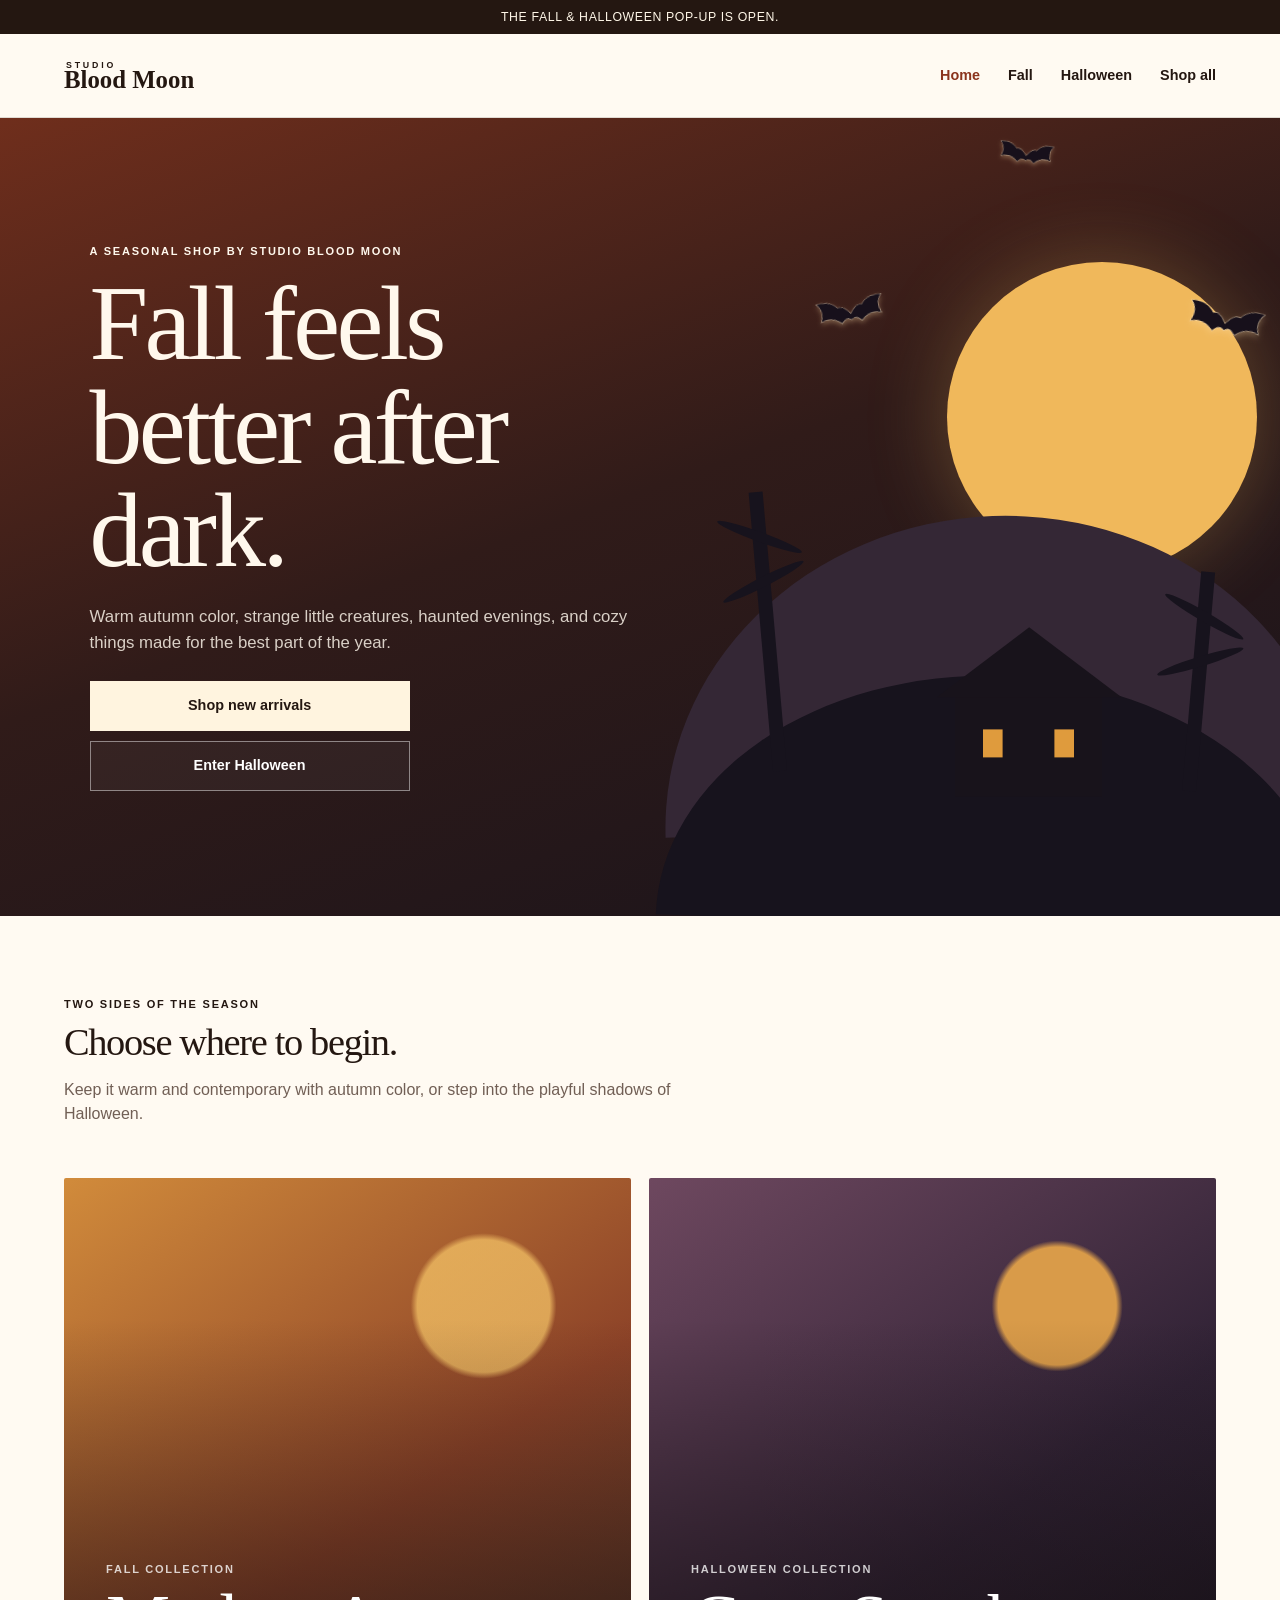
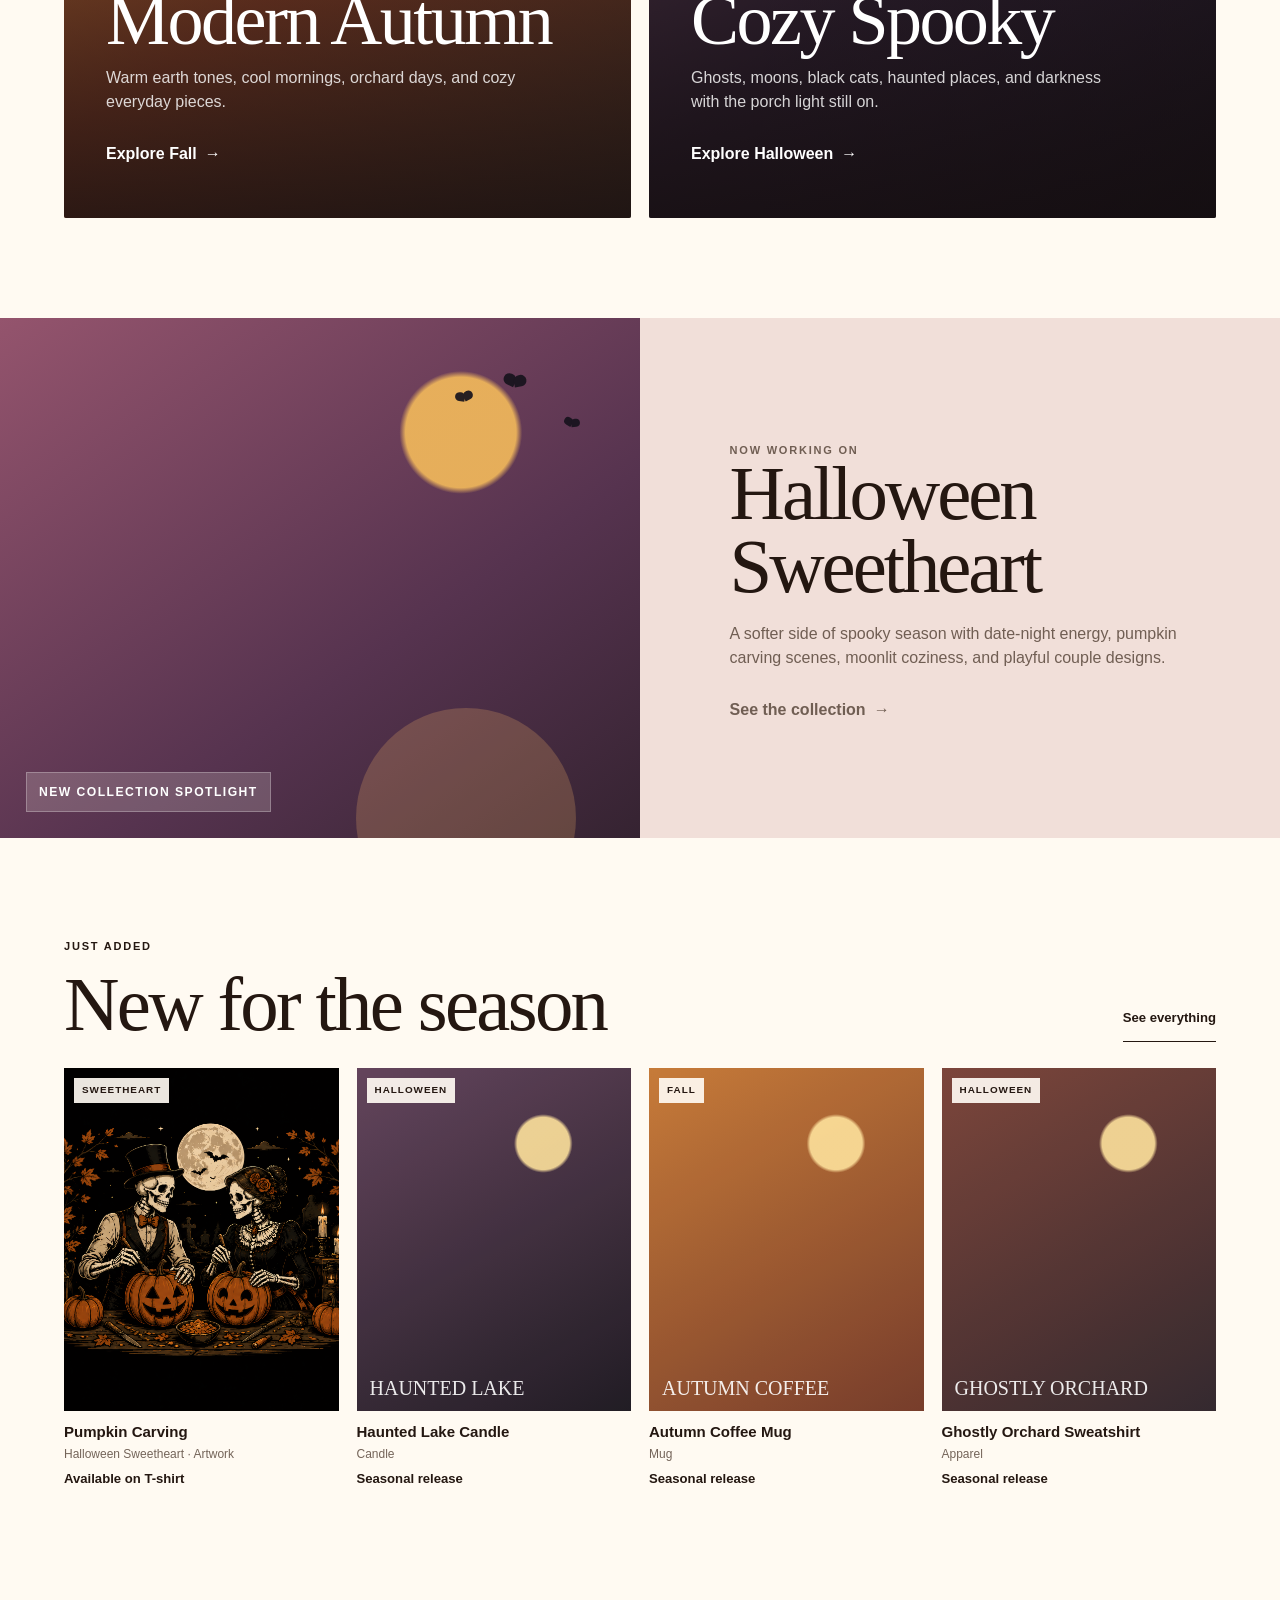
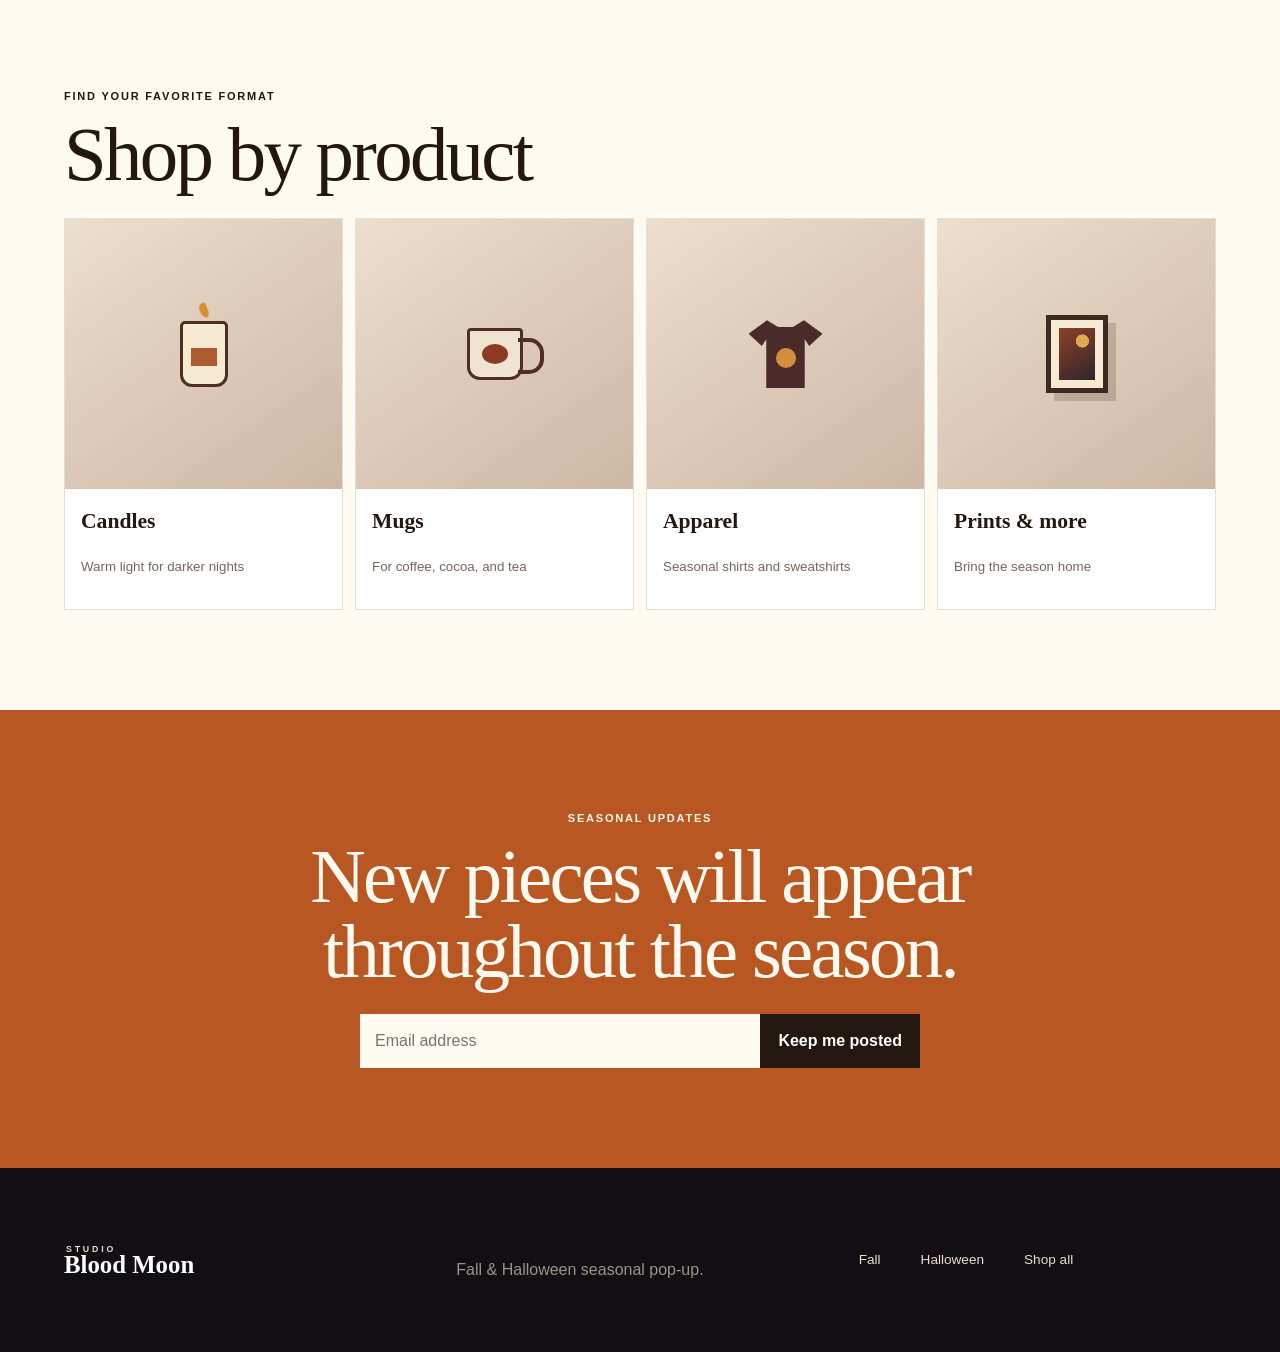
<file: index.html>
<!doctype html>
<html lang="en">
<head>
  <meta charset="utf-8" />
  <meta name="viewport" content="width=device-width, initial-scale=1, viewport-fit=cover" />
  <meta name="description" content="Studio Blood Moon's seasonal Fall and Halloween pop-up shop." />
  <meta name="theme-color" content="#20130f" />
  <title>Studio Blood Moon | Fall & Halloween</title>
  <style>
:root{
  --ink:#241711;
  --brown:#4a2a1a;
  --cream:#f7efe3;
  --paper:#fffaf2;
  --orange:#b85722;
  --rust:#8b341d;
  --gold:#d79a3a;
  --olive:#646032;
  --plum:#3d243b;
  --night:#17131d;
  --line:rgba(36,23,17,.14);
  --serif:Georgia, "Times New Roman", serif;
  --sans:Arial, Helvetica, sans-serif;
  --shadow:0 18px 50px rgba(44,25,15,.12);
}
*{box-sizing:border-box}
html{scroll-behavior:smooth}
body{margin:0;background:#fffaf2;color:var(--ink);font-family:var(--sans);line-height:1.5;padding-bottom:72px}main{background:#fffaf2}
a{color:inherit;text-decoration:none}
button,input{font:inherit}
img{max-width:100%;display:block}
.sr-only{position:absolute!important;width:1px;height:1px;padding:0;margin:-1px;overflow:hidden;clip:rect(0,0,0,0);white-space:nowrap;border:0}
.skip-link{position:fixed;left:12px;top:-50px;background:#fff;padding:10px 14px;z-index:1000;border-radius:4px}
.skip-link:focus{top:12px}
.announcement{background:var(--ink);color:#fff7e8;text-align:center;padding:8px 14px;font-size:.77rem;letter-spacing:.05em;text-transform:uppercase}
.site-header{height:72px;display:flex;align-items:center;justify-content:space-between;padding:0 20px;border-bottom:1px solid var(--line);background:rgba(255,250,242,.94);backdrop-filter:blur(14px);position:sticky;top:0;z-index:50}
.brand{display:inline-flex;flex-direction:column;line-height:.85}
.brand span{font-size:.55rem;letter-spacing:.32em;font-weight:700;margin-left:2px}
.brand strong{font-family:var(--serif);font-size:1.35rem;font-weight:600}
.desktop-nav{display:none;gap:28px;font-size:.9rem;font-weight:600}
.desktop-nav a:hover{color:var(--rust)}
.menu-button{width:44px;height:44px;border:0;background:transparent;display:grid;place-content:center;gap:5px;cursor:pointer}
.menu-button span{width:22px;height:2px;background:var(--ink);display:block;transition:.2s}
.mobile-menu{position:fixed;inset:105px 0 auto;background:var(--paper);z-index:49;padding:20px;display:grid;gap:0;border-bottom:1px solid var(--line);box-shadow:var(--shadow);transform:translateY(-140%);transition:.25s}
.mobile-menu.open{transform:translateY(0)}
.mobile-menu a{padding:15px 4px;border-bottom:1px solid var(--line);font-family:var(--serif);font-size:1.3rem}
.hero{min-height:680px;background:linear-gradient(160deg,#6f2e1c 0%,#301b19 48%,#18131b 100%);color:#fff8ed;display:grid;overflow:hidden;position:relative}
.hero-copy{padding:72px 24px 30px;position:relative;z-index:2}
.eyebrow{text-transform:uppercase;letter-spacing:.16em;font-size:.69rem;font-weight:700;margin:0 0 12px}
.hero h1,.section h2,.feature-copy h2,.mood-section h2,.newsletter h2{font-family:var(--serif);font-weight:500;line-height:.98;letter-spacing:-.035em;margin:0}
.hero h1{font-size:clamp(3.35rem,15vw,6.4rem);max-width:690px}
.hero-text{font-size:1.05rem;max-width:580px;color:rgba(255,248,237,.82);margin:22px 0 26px}
.hero-actions{display:flex;flex-direction:column;gap:10px;max-width:320px}
.button{min-height:50px;display:inline-flex;align-items:center;justify-content:center;padding:0 20px;border:1px solid transparent;font-weight:700;font-size:.9rem;transition:.2s}
.button-primary{background:#fff4df;color:var(--ink)}
.button-primary:hover{background:#fff}
.button-secondary{border-color:rgba(255,255,255,.45);color:#fff;background:rgba(255,255,255,.04)}
.button-secondary:hover{background:rgba(255,255,255,.12)}
.hero-art{height:300px;position:relative;align-self:end}
.moon{width:170px;height:170px;border-radius:50%;background:#f0b85b;position:absolute;right:10%;top:5%;box-shadow:0 0 80px rgba(240,184,91,.28)}
.hill{position:absolute;left:-10%;width:120%;border-radius:50% 50% 0 0/100% 100% 0 0}
.hill-back{height:170px;bottom:25px;background:#342735;transform:rotate(-2deg)}
.hill-front{height:120px;bottom:-10px;background:#17131d;transform:rotate(2deg)}
.tree{position:absolute;bottom:55px;width:14px;background:#17131d;transform-origin:bottom}
.tree:before,.tree:after{content:"";position:absolute;background:#17131d;width:90px;height:10px;border-radius:100%;left:-38px}
.tree:before{top:40px;transform:rotate(25deg)}.tree:after{top:85px;transform:rotate(-22deg)}
.tree-one{height:160px;left:10%;transform:rotate(-5deg)}.tree-two{height:120px;right:15%;transform:rotate(5deg)}
.house{position:absolute;bottom:55px;left:58%;width:105px;height:78px;background:#18131b}
.house:before{content:"";position:absolute;left:-13px;top:-43px;border-left:66px solid transparent;border-right:66px solid transparent;border-bottom:50px solid #18131b}
.house span,.house i{position:absolute;width:14px;height:20px;background:#df9b3d;bottom:28px}.house span{left:20px}.house i{right:20px}
.bat{position:absolute;width:20px;height:10px;z-index:2;opacity:.92}.bat:before,.bat:after{content:'';position:absolute;top:0;width:11px;height:10px;background:#17131d}.bat:before{left:0;border-radius:11px 11px 0 11px;transform:rotate(18deg)}.bat:after{right:0;border-radius:11px 11px 11px 0;transform:rotate(-18deg)}
.bat-one{right:26%;top:14%;transform:scale(.9) rotate(-10deg)}.bat-two{right:18%;top:11%;transform:scale(1.15) rotate(8deg)}.bat-three{right:9%;top:19%;transform:scale(.8) rotate(12deg)}
.collection-bats{position:absolute;right:14%;top:16%;width:180px;height:80px;pointer-events:none}.collection-bats .bat{position:absolute}
.moon-bats{position:absolute;right:2%;top:0;width:82%;height:64%;z-index:3;pointer-events:none}
.moon-bat{position:absolute;width:clamp(58px,8vw,88px);aspect-ratio:2/1;color:#17101b;filter:drop-shadow(0 3px 3px rgba(255,222,166,.32))}
.moon-bat svg{width:100%;height:100%;display:block;overflow:visible;animation:moon-bat-hover 5.5s ease-in-out infinite}
.moon-bat path{fill:currentColor;stroke:rgba(255,239,212,.58);stroke-width:1.4;paint-order:stroke}
.moon-bat-a{left:0;top:34%;transform:rotate(-10deg) scale(.88)}
.moon-bat-b{left:38%;top:3%;transform:rotate(7deg) scale(.72)}
.moon-bat-c{right:0;top:36%;transform:rotate(12deg)}
.moon-bat-b svg{animation-delay:-1.8s}.moon-bat-c svg{animation-delay:-3.1s}
@keyframes moon-bat-hover{0%,100%{translate:0 0}50%{translate:0 -6px}}
.quick-shop{display:grid;grid-template-columns:1fr 1fr;border-bottom:1px solid var(--line);background:#fff}
.quick-shop a{min-height:140px;padding:20px;border-right:1px solid var(--line);border-bottom:1px solid var(--line);display:flex;flex-direction:column;justify-content:flex-end;gap:3px}
.quick-shop strong{font-family:var(--serif);font-size:1.25rem}.quick-shop small{color:#78675d;font-size:.75rem}
.quick-icon{width:38px;height:38px;margin-bottom:auto;position:relative;display:block}
.leaf-icon{border-radius:100% 0 100% 0;background:var(--orange);transform:rotate(-30deg)}
.ghost-icon{background:var(--plum);border-radius:20px 20px 7px 7px}.ghost-icon:after{content:"··";position:absolute;color:#fff;letter-spacing:5px;top:3px;left:11px}
.candle-icon{border:2px solid var(--brown);border-radius:4px}.candle-icon:before{content:"";position:absolute;width:8px;height:13px;background:var(--gold);border-radius:100% 0 100% 100%;left:13px;top:-12px;transform:rotate(-25deg)}
.shirt-icon:before{content:"";position:absolute;inset:5px;background:var(--olive);clip-path:polygon(25% 0,40% 10%,60% 10%,75% 0,100% 20%,82% 38%,76% 28%,76% 100%,24% 100%,24% 28%,18% 38%,0 20%)}
.section{padding:64px 20px}.section.compact{padding-top:28px;padding-bottom:64px}
.section-heading{display:flex;align-items:end;justify-content:space-between;gap:16px;margin-bottom:26px}
.section-heading h2,.feature-copy h2,.mood-section h2,.newsletter h2{font-size:clamp(2.4rem,10vw,4.6rem)}
.section-heading>a{font-weight:700;font-size:.82rem;border-bottom:1px solid;padding-bottom:2px;white-space:nowrap}
.product-grid{display:grid;grid-template-columns:1fr 1fr;gap:22px 12px}
.product-row{display:grid;grid-auto-flow:column;grid-auto-columns:76%;gap:14px;overflow-x:auto;scroll-snap-type:x mandatory;padding:4px 20px 16px;margin:0 -20px;scrollbar-width:none}.product-row::-webkit-scrollbar{display:none}
.product-card{min-width:0;cursor:pointer;scroll-snap-align:start}
.product-image{aspect-ratio:4/5;position:relative;overflow:hidden;background:#ead9c6;margin-bottom:12px}.product-image.has-image:before,.product-image.has-image:after{display:none}.product-image.has-image img{width:100%;height:100%;object-fit:cover}
.product-image:before{content:"";position:absolute;inset:0;background:radial-gradient(circle at 68% 22%,rgba(255,226,154,.9) 0 8%,transparent 9%),linear-gradient(150deg,var(--c1,#8d3e24),var(--c2,#2c1c1c));opacity:.95}
.product-image:after{content:attr(data-mark);position:absolute;inset:auto 13px 13px;color:rgba(255,255,255,.9);font-family:var(--serif);font-size:1.25rem;line-height:1}
.product-card .badge{position:absolute;left:10px;top:10px;background:rgba(255,250,242,.92);padding:5px 8px;font-size:.62rem;font-weight:700;text-transform:uppercase;letter-spacing:.1em;z-index:2}
.product-info{display:grid;gap:3px}.product-info h3{font-size:.94rem;margin:0;font-weight:600;line-height:1.25}.product-info p{margin:0;color:#746459;font-size:.75rem}.product-info strong{font-size:.82rem;margin-top:3px}
.split-feature{display:grid;background:var(--cream)}
.feature-image{min-height:420px;position:relative;display:grid;place-items:end start;overflow:hidden;padding:24px;color:white}
.feature-image>span{position:relative;z-index:2;font-size:.7rem;letter-spacing:.18em;font-weight:700}
.autumn-feature{background:linear-gradient(145deg,#d18a38,#8e3f22 55%,#4a281d)}
.halloween-feature{background:linear-gradient(145deg,#5d3658,#291d31 58%,#15121a)}
.feature-shape{position:absolute;width:340px;height:340px;border-radius:50%;background:rgba(255,220,151,.65);right:-80px;top:25px}
.feature-shape:before{content:"";position:absolute;left:-80px;bottom:-80px;width:260px;height:190px;background:#3a2a21;border-radius:50% 50% 0 0;transform:rotate(9deg)}
.halloween-feature .feature-shape{background:#d58e41}.halloween-feature .feature-shape:before{background:#15121a}
.feature-copy{padding:52px 24px 60px;display:flex;flex-direction:column;justify-content:center}
.feature-copy p:not(.eyebrow){color:#705e53;max-width:560px;font-size:1rem;margin:20px 0}
.sweetheart-spotlight{display:grid;background:#f1dfd9;isolation:isolate;overflow:hidden}
.sweetheart-visual{min-height:360px;position:relative;overflow:hidden;background:radial-gradient(circle at 72% 22%,rgba(241,184,91,.92) 0 9%,transparent 10%),linear-gradient(145deg,#94546d,#56334f 62%,#352331);display:flex;align-items:flex-end;padding:26px;color:#fff;isolation:isolate}
.sweetheart-visual:before{content:'';position:absolute;right:10%;bottom:-90px;width:220px;height:220px;border-radius:50%;background:rgba(255,186,105,.22)}
.sweetheart-visual .bat{z-index:1}.sweetheart-badge{position:relative;z-index:2;background:rgba(255,248,237,.18);padding:10px 12px;border:1px solid rgba(255,255,255,.26);font-size:.76rem;letter-spacing:.12em;text-transform:uppercase;font-weight:700}
.sweetheart-copy{padding:44px 24px 52px;display:flex;flex-direction:column;justify-content:center}
.sweetheart-copy h2{font-family:var(--serif);font-size:clamp(2.5rem,11vw,4.8rem);line-height:.95;letter-spacing:-.04em;margin:0;font-weight:500}
.sweetheart-copy p{color:#705e53;max-width:560px;margin:18px 0 0}
.text-link{font-weight:700;display:inline-flex;gap:8px;align-items:center}.text-link span{transition:.2s}.text-link:hover span{transform:translateX(5px)}
.mood-section{padding:70px 20px;background:var(--night);color:#fff8ed}.section-heading.light{color:#fff8ed}
.mood-grid{display:grid;grid-template-columns:1fr 1fr;gap:10px}
.mood-card{aspect-ratio:1/1.15;position:relative;overflow:hidden;padding:15px;display:flex;align-items:flex-end;font-family:var(--serif);font-size:1.25rem}
.mood-card:before{content:"";position:absolute;inset:0;background:linear-gradient(transparent 35%,rgba(0,0,0,.65))}.mood-card span{position:relative;z-index:1}
.mood-cozy{background:linear-gradient(145deg,#d28a36,#8e462a)}.mood-haunted{background:radial-gradient(circle at 68% 30%,#e2a34b 0 15%,transparent 16%),linear-gradient(145deg,#554059,#17131c)}.mood-whimsical{background:linear-gradient(145deg,#9a6642,#4a2631)}.mood-woods{background:linear-gradient(145deg,#878348,#342e22)}
.category-grid{display:grid;gap:12px}
.category-card{display:grid;grid-template-columns:118px 1fr;align-items:center;border:1px solid var(--line);background:#fff;min-height:126px;overflow:hidden}.category-card>span{padding:16px;display:grid;gap:4px}.category-card strong{font-family:var(--serif);font-size:1.35rem}.category-card small{color:#76665c}
.category-visual{height:100%;display:grid;place-items:center;background:#ead8c5;position:relative;overflow:hidden}.category-visual:before{content:"";position:absolute;inset:0;background:linear-gradient(145deg,rgba(255,255,255,.15),rgba(75,36,24,.18))}
.jar{width:48px;height:66px;border-radius:5px 5px 12px 12px;background:#f6ead2;border:3px solid #4e2f21;position:relative}.jar:before{content:"";position:absolute;left:8px;right:8px;top:24px;height:18px;background:#ad5a31}.jar i{position:absolute;width:8px;height:15px;background:#d98e36;border-radius:100% 0 100% 100%;left:17px;top:-21px;transform:rotate(-25deg)}
.mug{width:56px;height:52px;border-radius:4px 4px 13px 13px;background:#f0e3cf;border:3px solid #4e2f21;position:relative}.mug:after{content:"";position:absolute;width:22px;height:28px;border:4px solid #4e2f21;border-left:0;right:-24px;top:7px;border-radius:0 15px 15px 0}.mug i{position:absolute;inset:13px 12px;background:#8c3b25;border-radius:50%}
.sweatshirt{width:74px;height:68px;background:#4b2b2a;clip-path:polygon(25% 0,40% 10%,60% 10%,75% 0,100% 20%,82% 38%,76% 28%,76% 100%,24% 100%,24% 28%,18% 38%,0 20%);position:relative}.sweatshirt i{position:absolute;width:20px;height:20px;border-radius:50%;background:#d38d3e;left:27px;top:28px}
.print{width:62px;height:78px;background:#f6ead5;border:5px solid #3f281f;box-shadow:8px 8px 0 rgba(52,31,22,.18);position:relative}.print i{position:absolute;inset:8px;background:radial-gradient(circle at 65% 25%,#e0a84f 0 14%,transparent 15%),linear-gradient(150deg,#8e4127,#2f252d)}
.filters{display:flex;gap:5px;overflow:auto}.filter{border:1px solid var(--line);background:transparent;padding:8px 12px;border-radius:99px;font-size:.76rem;cursor:pointer}.filter.active{background:var(--ink);color:white;border-color:var(--ink)}
.newsletter{background:var(--orange);color:#fff9ef;padding:70px 22px;text-align:center}.newsletter h2{max-width:760px;margin:0 auto 25px}.newsletter form{display:flex;max-width:560px;margin:auto;position:relative}.newsletter input{min-width:0;flex:1;border:0;padding:15px;background:#fffaf2;color:var(--ink)}.newsletter button{border:0;background:var(--ink);color:white;padding:0 18px;font-weight:700}.newsletter .success{display:none;position:absolute;top:62px;left:0;right:0}.newsletter form.submitted .success{display:block}
footer{background:#120f14;color:#e9ddcf;padding:54px 22px 95px;display:grid;gap:25px}footer p{color:#9f9187;margin:0}footer>div{display:flex;gap:20px;flex-wrap:wrap;font-size:.85rem}.footer-brand strong{color:white}
.mobile-dock{position:fixed;bottom:0;left:0;right:0;height:64px;background:rgba(24,18,19,.97);color:#fff7eb;display:grid;grid-template-columns:repeat(4,1fr);z-index:60;padding-bottom:env(safe-area-inset-bottom)}.mobile-dock a{display:grid;place-items:center;font-size:.67rem;font-weight:700;letter-spacing:.03em}.mobile-dock a:active{background:rgba(255,255,255,.08)}
.product-modal{position:fixed;inset:0;z-index:100;display:none}.product-modal.open{display:block}.modal-backdrop{position:absolute;inset:0;background:rgba(18,12,13,.72);backdrop-filter:blur(4px)}.modal-panel{position:absolute;left:0;right:0;bottom:0;background:var(--paper);max-height:92vh;overflow:auto;border-radius:18px 18px 0 0}.modal-close{position:absolute;right:13px;top:13px;width:42px;height:42px;border:0;border-radius:50%;font-size:1.7rem;background:rgba(255,250,242,.92);z-index:3}.modal-image{aspect-ratio:4/3;background:linear-gradient(145deg,#8c4228,#2b2026)}.modal-content{padding:26px 22px 34px}.modal-content h2{font-family:var(--serif);font-size:2.35rem;line-height:1;margin:0 0 14px}.modal-content>p:not(.eyebrow){color:#715f55;margin-bottom:25px}.button.full{width:100%}
@media(min-width:720px){body{padding-bottom:0}.site-header{padding:0 36px}.desktop-nav{display:flex}.menu-button,.mobile-menu,.mobile-dock{display:none}.hero{min-height:710px;grid-template-columns:1.12fr .88fr}.hero-copy{padding:125px 5vw}.hero-art{height:100%;align-self:stretch}.moon{width:310px;height:310px;top:18%;right:4%}.hill-back{height:310px;bottom:90px}.hill-front{height:250px}.tree-one{height:280px;bottom:145px}.tree-two{height:220px;bottom:125px}.house{bottom:135px;left:46%;transform:scale(1.4)}.quick-shop{grid-template-columns:repeat(4,1fr)}.quick-shop a{border-bottom:0;min-height:180px;padding:30px}.section{padding:100px 5vw}.product-grid{grid-template-columns:repeat(4,1fr);gap:36px 18px}.product-row{grid-auto-columns:31%;padding-left:5vw;padding-right:5vw;margin-left:-5vw;margin-right:-5vw}.split-feature{grid-template-columns:1fr 1fr;min-height:650px}.split-feature.reverse .feature-image{order:2}.split-feature.reverse .feature-copy{order:1}.feature-copy{padding:70px 8vw}.feature-image{min-height:650px}.mood-section{padding:100px 5vw}.mood-grid{grid-template-columns:repeat(4,1fr)}.mood-card{aspect-ratio:3/4;font-size:1.6rem}.category-grid{grid-template-columns:1fr 1fr}.category-card{grid-template-columns:42% 1fr;min-height:210px}.newsletter{padding:100px 5vw}footer{padding:70px 5vw;grid-template-columns:1fr 1fr 1fr;align-items:end}.modal-panel{left:50%;right:auto;bottom:50%;transform:translate(-50%,50%);width:min(900px,90vw);border-radius:12px;display:grid;grid-template-columns:1fr 1fr;overflow:hidden}.modal-image{aspect-ratio:auto;min-height:520px}.modal-content{padding:60px 42px;display:flex;flex-direction:column;justify-content:center}}
@media(min-width:1100px){.site-header{height:84px;padding:0 5vw}.brand strong{font-size:1.55rem}.hero-copy{padding-left:7vw}.hero h1{font-size:6.6rem}.product-row{grid-auto-columns:24%}.category-grid{grid-template-columns:repeat(4,1fr)}.category-card{display:flex;flex-direction:column;align-items:stretch}.category-visual{height:270px}.category-card>span{min-height:120px}.section-heading h2,.feature-copy h2,.mood-section h2,.newsletter h2{font-size:4.8rem}}
@media(prefers-reduced-motion:reduce){html{scroll-behavior:auto}*{transition:none!important}.moon-bat svg{animation:none!important}}

/* Mobile-first refinement pass */
a,button,input,.product-card{touch-action:manipulation}
.brand{min-height:44px;justify-content:center}
.section-heading>a,.text-link,footer>div a{min-height:44px;display:inline-flex;align-items:center}
footer>div a{padding-inline:10px}
a:focus-visible,button:focus-visible,input:focus-visible,.product-card:focus-visible{outline:3px solid var(--gold);outline-offset:3px}
section[id],a[id]{scroll-margin-top:84px}
.menu-button[aria-expanded="true"] span:nth-child(1){transform:translateY(7px) rotate(45deg)}
.menu-button[aria-expanded="true"] span:nth-child(2){opacity:0}
.menu-button[aria-expanded="true"] span:nth-child(3){transform:translateY(-7px) rotate(-45deg)}

@media(max-width:719px){
  body{padding-bottom:calc(72px + env(safe-area-inset-bottom))}
  .site-header{backdrop-filter:none}
  body.menu-open{overflow:hidden}
  .mobile-menu{
    top:var(--mobile-menu-top,105px);
    bottom:calc(64px + env(safe-area-inset-bottom));
    inset-inline:0;
    padding:20px;
    overflow-y:auto;
    max-height:none;
    transform:translateY(-115%);
    pointer-events:none;
  }
  .mobile-menu.open{transform:translateY(0);pointer-events:auto}
  .mobile-menu a{min-height:62px;display:flex;align-items:center}
  .mobile-dock{height:calc(64px + env(safe-area-inset-bottom));padding-bottom:env(safe-area-inset-bottom)}
  .all-products .section-heading{align-items:flex-start;flex-direction:column}
  .filters{width:100%;padding-bottom:2px}
  .filter{min-height:44px;padding:9px 16px;flex:0 0 auto}
  .newsletter form{display:grid;gap:8px}
  .newsletter input,.newsletter button{min-height:50px;width:100%}
  .newsletter .success{position:static;margin-top:4px}
  .modal-panel{padding-bottom:env(safe-area-inset-bottom)}
}

@media(max-width:359px){
  .announcement{display:none}
  .site-header{height:68px;padding-inline:18px}
  .brand strong{font-size:1.25rem}
  .hero{min-height:620px}
  .hero-copy{padding:52px 20px 14px}
  .hero h1{font-size:2.9rem}
  .hero-text{font-size:.96rem;line-height:1.45;margin:17px 0 20px}
  .hero-actions{gap:8px}
  .button{min-height:48px}
  .hero-art{height:220px}
  .moon{width:132px;height:132px}
  .hill-back{height:135px}
  .hill-front{height:95px}
  .quick-shop a{min-height:126px;padding:16px}
  .section{padding-inline:16px}
  .product-grid{gap:20px 10px}
  .product-row{margin-inline:-16px;padding-inline:16px}
  .mood-section{padding-inline:16px}
  .category-card{grid-template-columns:104px 1fr}
}

@media(min-width:720px){
  .newsletter form{display:flex;gap:0}
  .newsletter input{min-height:50px}
  .newsletter button{min-height:50px}
}

/* Multi-page storefront */
.page-home .hero{min-height:640px}
.season-choices{display:grid;gap:14px;padding:18px 20px 64px;background:var(--paper)}
.season-choice{min-height:360px;padding:26px;display:flex;flex-direction:column;justify-content:flex-end;position:relative;overflow:hidden;color:#fff;border-radius:2px}
.season-choice:before{content:"";position:absolute;inset:0;background:linear-gradient(180deg,transparent 22%,rgba(20,13,14,.78));z-index:1}
.season-choice>*{position:relative;z-index:2}
.season-choice .eyebrow{margin-bottom:8px;color:rgba(255,255,255,.78)}
.season-choice h2{font-family:var(--serif);font-size:clamp(2.5rem,12vw,4.5rem);line-height:.95;margin:0 0 12px;font-weight:500;letter-spacing:-.035em}
.season-choice p{max-width:420px;margin:0 0 18px;color:rgba(255,255,255,.82)}
.season-choice .text-link{color:#fff}
.season-fall{background:radial-gradient(circle at 74% 20%,rgba(248,199,104,.72) 0 10%,transparent 11%),linear-gradient(145deg,#d18b3b,#8d4328 54%,#493326)}
.season-halloween{background:radial-gradient(circle at 72% 20%,#d99b49 0 9%,transparent 10%),linear-gradient(145deg,#6e485f,#302235 56%,#17131d)}

.collection-hero{min-height:510px;color:#fff8ed;display:grid;align-items:end;padding:56px 22px 44px;position:relative;overflow:hidden}
.collection-hero:after{content:"";position:absolute;inset:0;background:linear-gradient(180deg,transparent 20%,rgba(18,12,13,.72));pointer-events:none}
.collection-hero>*{position:relative;z-index:1}
.collection-hero.fall{background:radial-gradient(circle at 73% 17%,rgba(255,210,120,.75) 0 10%,transparent 11%),linear-gradient(145deg,#d28c3d,#8f4328 56%,#4b3324)}
.collection-hero.halloween{background:radial-gradient(circle at 73% 17%,#d99a47 0 9%,transparent 10%),linear-gradient(145deg,#70495f,#302236 58%,#17131d)}
.collection-hero.halloween .collection-bats .bat:before,.collection-hero.halloween .collection-bats .bat:after{background:#1b141e}
.collection-hero.shop{background:linear-gradient(145deg,#8f4328,#5c2d28 48%,#2b2026)}
.breadcrumb{display:inline-flex;align-items:center;gap:8px;min-height:44px;font-weight:700;font-size:.78rem;letter-spacing:.04em;margin-bottom:34px}
.collection-hero h1{font-family:var(--serif);font-size:clamp(3.6rem,16vw,6.6rem);line-height:.9;font-weight:500;letter-spacing:-.045em;margin:0;max-width:760px}
.collection-hero p:not(.eyebrow){max-width:620px;color:rgba(255,248,237,.82);font-size:1.02rem;margin:20px 0 0}
.collection-intro{padding-top:50px;padding-bottom:24px}
.collection-intro p:last-child{max-width:680px;color:#715f55;margin:16px 0 0}
.collection-products{padding-top:30px}
.collection-products .product-grid{grid-template-columns:1fr 1fr}
.collection-links{display:grid;gap:12px;margin-top:28px}
.collection-links a{min-height:54px;border:1px solid var(--line);display:flex;align-items:center;justify-content:space-between;padding:0 17px;font-weight:700;background:#fff}
.collection-links a span{font-size:1.2rem}
.shop-controls{display:grid;gap:12px;margin-bottom:28px}
.shop-controls .filters{width:100%}
.shop-note{color:#716057;font-size:.9rem;margin:0}
.site-header .desktop-nav a[aria-current="page"],.mobile-dock a[aria-current="page"]{color:var(--rust)}
.mobile-dock a[aria-current="page"]{background:rgba(255,255,255,.08);color:#fff2cf}
.page-title-small{font-family:var(--serif);font-size:2.4rem;margin:0}

@media(min-width:720px){
  .season-choices{grid-template-columns:1fr 1fr;padding:28px 5vw 100px;gap:18px}
  .season-choice{min-height:590px;padding:42px}
  .collection-hero{min-height:650px;padding:90px 7vw 74px}
  .collection-intro{padding-top:80px}
  .collection-products .product-grid{grid-template-columns:repeat(3,1fr)}
  .collection-links{grid-template-columns:repeat(3,1fr)}
  .sweetheart-spotlight{grid-template-columns:1fr 1fr}.sweetheart-visual{min-height:520px}.sweetheart-copy{padding:64px 7vw}
  .shop-controls{display:flex;align-items:center;justify-content:space-between}
}
@media(min-width:1100px){
  .page-home .hero{min-height:680px}
  .season-choice{min-height:640px}
  .collection-products .product-grid{grid-template-columns:repeat(4,1fr)}
}

</style>
</head>
<body class="page-home" data-page="home">
  <a class="skip-link" href="#main">Skip to products</a>
  <div class="announcement">The Fall & Halloween pop-up is open.</div>
  <header class="site-header">
    <a class="brand" href="index.html" aria-label="Studio Blood Moon seasonal shop home"><span>STUDIO</span><strong>Blood Moon</strong></a>
    <nav class="desktop-nav" aria-label="Primary navigation">
      <a href="index.html" aria-current="page">Home</a><a href="fall.html">Fall</a><a href="halloween.html">Halloween</a><a href="shop.html">Shop all</a>
    </nav>
    <button class="menu-button" id="menuButton" aria-label="Open menu" aria-expanded="false"><span></span><span></span><span></span></button>
  </header>
  <div class="mobile-menu" id="mobileMenu" aria-hidden="true">
    <a href="index.html">Home</a><a href="fall.html">Fall collection</a><a href="halloween.html">Halloween collection</a><a href="shop.html">Shop all products</a>
  </div>

  <main id="main">
    <section class="hero" id="top">
      <div class="hero-copy">
        <p class="eyebrow">A seasonal shop by Studio Blood Moon</p>
        <h1>Fall feels better after dark.</h1>
        <p class="hero-text">Warm autumn color, strange little creatures, haunted evenings, and cozy things made for the best part of the year.</p>
        <div class="hero-actions">
          <a class="button button-primary" href="shop.html">Shop new arrivals</a>
          <a class="button button-secondary" href="halloween.html">Enter Halloween</a>
        </div>
      </div>
      <div class="hero-art" aria-hidden="true"><div class="moon"></div><div class="moon-bats"><span class="moon-bat moon-bat-a"><svg viewBox="0 0 100 50" aria-hidden="true" focusable="false"><path d="M50 25C44 16 39 13 34 15C29 8 20 4 8 6C14 12 15 20 11 29C20 25 29 27 37 35C41 30 45 28 50 32C55 28 59 30 63 35C71 27 80 25 89 29C85 20 86 12 92 6C80 4 71 8 66 15C61 13 56 16 50 25Z"></path></svg></span><span class="moon-bat moon-bat-b"><svg viewBox="0 0 100 50" aria-hidden="true" focusable="false"><path d="M50 25C44 16 39 13 34 15C29 8 20 4 8 6C14 12 15 20 11 29C20 25 29 27 37 35C41 30 45 28 50 32C55 28 59 30 63 35C71 27 80 25 89 29C85 20 86 12 92 6C80 4 71 8 66 15C61 13 56 16 50 25Z"></path></svg></span><span class="moon-bat moon-bat-c"><svg viewBox="0 0 100 50" aria-hidden="true" focusable="false"><path d="M50 25C44 16 39 13 34 15C29 8 20 4 8 6C14 12 15 20 11 29C20 25 29 27 37 35C41 30 45 28 50 32C55 28 59 30 63 35C71 27 80 25 89 29C85 20 86 12 92 6C80 4 71 8 66 15C61 13 56 16 50 25Z"></path></svg></span></div><div class="hill hill-back"></div><div class="hill hill-front"></div><div class="tree tree-one"></div><div class="tree tree-two"></div><div class="house"><span></span><i></i></div><div class="stars"></div></div>
    </section>

    <section class="section collection-intro">
      <p class="eyebrow">Two sides of the season</p>
      <h2 class="page-title-small">Choose where to begin.</h2>
      <p>Keep it warm and contemporary with autumn color, or step into the playful shadows of Halloween.</p>
    </section>

    <section class="season-choices" aria-label="Seasonal collections">
      <a class="season-choice season-fall" href="fall.html">
        <p class="eyebrow">Fall collection</p><h2>Modern Autumn</h2><p>Warm earth tones, cool mornings, orchard days, and cozy everyday pieces.</p><span class="text-link">Explore Fall <span>→</span></span>
      </a>
      <a class="season-choice season-halloween" href="halloween.html">
        <p class="eyebrow">Halloween collection</p><h2>Cozy Spooky</h2><p>Ghosts, moons, black cats, haunted places, and darkness with the porch light still on.</p><span class="text-link">Explore Halloween <span>→</span></span>
      </a>
    </section>

    <section class="sweetheart-spotlight" aria-labelledby="sweetheart-title">
      <div class="sweetheart-visual" aria-hidden="true"><div class="bat bat-one"></div><div class="bat bat-two"></div><div class="bat bat-three"></div><span class="sweetheart-badge">New collection spotlight</span></div>
      <div class="sweetheart-copy"><p class="eyebrow">Now working on</p><h2 id="sweetheart-title">Halloween Sweetheart</h2><p>A softer side of spooky season with date-night energy, pumpkin carving scenes, moonlit coziness, and playful couple designs.</p><p><a class="text-link" href="halloween-sweetheart.html">See the collection <span>→</span></a></p></div>
    </section>

    <section class="section" id="new">
      <div class="section-heading"><div><p class="eyebrow">Just added</p><h2>New for the season</h2></div><a href="shop.html">See everything</a></div>
      <div class="product-grid" id="featuredProducts"></div>
    </section>

    <section class="section" id="shop-by-product">
      <div class="section-heading"><div><p class="eyebrow">Find your favorite format</p><h2>Shop by product</h2></div></div>
      <div class="category-grid">
        <a href="shop.html?type=Candle" class="category-card"><div class="category-visual visual-candle"><div class="jar"><i></i></div></div><span><strong>Candles</strong><small>Warm light for darker nights</small></span></a>
        <a href="shop.html?type=Mug" class="category-card"><div class="category-visual visual-mug"><div class="mug"><i></i></div></div><span><strong>Mugs</strong><small>For coffee, cocoa, and tea</small></span></a>
        <a href="shop.html?type=Apparel" class="category-card"><div class="category-visual visual-shirt"><div class="sweatshirt"><i></i></div></div><span><strong>Apparel</strong><small>Seasonal shirts and sweatshirts</small></span></a>
        <a href="shop.html?type=Print" class="category-card"><div class="category-visual visual-print"><div class="print"><i></i></div></div><span><strong>Prints & more</strong><small>Bring the season home</small></span></a>
      </div>
    </section>

    <section class="newsletter"><p class="eyebrow">Seasonal updates</p><h2>New pieces will appear throughout the season.</h2><form onsubmit="event.preventDefault(); this.classList.add('submitted');"><label class="sr-only" for="email">Email address</label><input id="email" type="email" placeholder="Email address" required><button type="submit">Keep me posted</button><span class="success">You’re on the list.</span></form></section>
  </main>

  <footer><a class="brand footer-brand" href="index.html"><span>STUDIO</span><strong>Blood Moon</strong></a><p>Fall & Halloween seasonal pop-up.</p><div><a href="fall.html">Fall</a><a href="halloween.html">Halloween</a><a href="shop.html">Shop all</a></div></footer>
  <nav class="mobile-dock" aria-label="Mobile navigation"><a href="index.html" aria-current="page"><span>Home</span></a><a href="fall.html"><span>Fall</span></a><a href="halloween.html"><span>Halloween</span></a><a href="shop.html"><span>Shop all</span></a></nav>
  <div class="product-modal" id="productModal" aria-hidden="true"><div class="modal-backdrop" data-close-modal></div><div class="modal-panel" role="dialog" aria-modal="true" aria-labelledby="modalTitle"><button class="modal-close" data-close-modal aria-label="Close product details">×</button><div class="modal-image" id="modalImage"></div><div class="modal-content"><p class="eyebrow" id="modalCollection"></p><h2 id="modalTitle"></h2><p id="modalDescription"></p><a class="button button-primary full" id="modalLink" href="#">View product</a></div></div></div>
  <script>
const products = [
  {id:1,name:'Haunted Lake Candle',type:'Candle',season:'halloween',collection:'core',price:'Seasonal release',mark:'HAUNTED LAKE',c1:'#5d3d57',c2:'#17131c',desc:'A foggy, moonlit design created for quiet evenings and spooky-season rooms.'},
  {id:2,name:'Autumn Coffee Mug',type:'Mug',season:'fall',collection:'core',price:'Seasonal release',mark:'AUTUMN COFFEE',c1:'#c57632',c2:'#713523',desc:'Warm fall color designed for coffee, tea, cocoa, and slow mornings.'},
  {id:3,name:'Ghostly Orchard Sweatshirt',type:'Apparel',season:'halloween',collection:'core',price:'Seasonal release',mark:'GHOSTLY ORCHARD',c1:'#773e34',c2:'#2b2027',desc:'A cozy seasonal layer with a haunted orchard atmosphere.'},
  {id:4,name:'Cabin Season Candle',type:'Candle',season:'fall',collection:'core',price:'Seasonal release',mark:'CABIN SEASON',c1:'#9a6031',c2:'#39291f',desc:'A warm cabin-inspired piece for the crispest part of the year.'},
  {id:5,name:'Moonlit Black Cat Mug',type:'Mug',season:'halloween',collection:'core',price:'Seasonal release',mark:'MOONLIT CAT',c1:'#68425e',c2:'#17131d',desc:'A playful black-cat design with a rich night-sky palette.'},
  {id:6,name:'Golden Woods Print',type:'Print',season:'fall',collection:'core',price:'Seasonal release',mark:'GOLDEN WOODS',c1:'#bb7434',c2:'#4c3c27',desc:'An autumn landscape made to bring warm woodland color indoors.'},
  {id:7,name:'Friendly Ghost Tee',type:'Apparel',season:'halloween',collection:'core',price:'Seasonal release',mark:'FRIENDLY GHOST',c1:'#8c5b4d',c2:'#3b2433',desc:'Lighthearted Halloween artwork for people who prefer cozy frights.'},
  {id:8,name:'Pumpkin Night Candle',type:'Candle',season:'halloween',collection:'core',price:'Seasonal release',mark:'PUMPKIN NIGHT',c1:'#aa4c24',c2:'#241821',desc:'Deep orange, soft moonlight, and a little old-fashioned Halloween atmosphere.'},
  {id:9,name:'Falling Leaves Mug',type:'Mug',season:'fall',collection:'core',price:'Seasonal release',mark:'FALLING LEAVES',c1:'#cb8134',c2:'#6d3725',desc:'A simple fall design built around the colors of turning leaves.'},
  {id:10,name:'Foggy Morning Sweatshirt',type:'Apparel',season:'fall',collection:'core',price:'Seasonal release',mark:'FOGGY MORNING',c1:'#75734e',c2:'#343026',desc:'Muted woodland color and a comfortable autumn-morning mood.'},
  {id:11,name:'Haunted House Print',type:'Print',season:'halloween',collection:'core',price:'Seasonal release',mark:'HAUNTED HOUSE',c1:'#55344f',c2:'#16131a',desc:'A dark, atmospheric piece inspired by old houses and glowing windows.'},
  {id:12,name:'Apple Orchard Candle',type:'Candle',season:'fall',collection:'core',price:'Seasonal release',mark:'APPLE ORCHARD',c1:'#9f3f2e',c2:'#5e4c2e',desc:'A late-season orchard design with warm reds and earthy greens.'},
  {id:13,name:'Pumpkin Carving',type:'Artwork',season:'halloween',collection:'sweetheart',price:'Available on T-shirt',mark:'PUMPKIN CARVING',c1:'#cc7a33',c2:'#2a1b23',image:'assets/pumpkin-carving-art.png',href:'pumpkin-carving.html',desc:'A cozy pumpkin-carving date beneath the harvest moon.'},
];

const card = p => {
  const image = p.image
    ? `<div class="product-image has-image"><img src="${p.image}" alt="${p.name} artwork"><span class="badge">${p.collection === 'sweetheart' ? 'Sweetheart' : (p.season === 'fall' ? 'Fall' : 'Halloween')}</span></div>`
    : `<div class="product-image" style="--c1:${p.c1};--c2:${p.c2}" data-mark="${p.mark}"><span class="badge">${p.collection === 'sweetheart' ? 'Sweetheart' : (p.season === 'fall' ? 'Fall' : 'Halloween')}</span></div>`;
  const content = `${image}<div class="product-info"><h3>${p.name}</h3><p>${p.collection === 'sweetheart' ? 'Halloween Sweetheart · ' + p.type : p.type}</p><strong>${p.price}</strong></div>`;
  return p.href
    ? `<a class="product-card" href="${p.href}" aria-label="View ${p.name}">${content}</a>`
    : `<article class="product-card" data-id="${p.id}" tabindex="0" role="button" aria-label="View ${p.name}">${content}</article>`;
};

function renderCards(selector,list){const el=document.querySelector(selector);if(el)el.innerHTML=list.map(card).join('');}
function renderPage(){
  const page=document.body.dataset.page;
  if(page==='home') renderCards('#featuredProducts',products.filter(p=>p.collection==='sweetheart').concat(products.slice(0,3)).slice(0,4));
  if(page==='fall') renderCards('#collectionProducts',products.filter(p=>p.season==='fall'));
  if(page==='halloween') renderCards('#collectionProducts',products.filter(p=>p.season==='halloween'&&p.collection!=='sweetheart'));
  if(page==='halloween') renderCards('#sweetheartProducts',products.filter(p=>p.collection==='sweetheart'));
  if(page==='shop') renderShopFromQuery();
}

function renderShopFromQuery(){
  const params=new URLSearchParams(location.search);
  const season=params.get('season');
  const type=params.get('type');
  const collection=params.get('collection');
  let list=products;
  if(season) list=list.filter(p=>p.season===season);
  if(type) list=list.filter(p=>p.type.toLowerCase()===type.toLowerCase());
  if(collection) list=list.filter(p=>p.collection===collection);
  renderCards('#allProducts',list);
  const heading=document.querySelector('#shopHeading');
  const note=document.querySelector('#shopNote');
  if(heading){
    if(collection==='sweetheart') heading.textContent='Halloween Sweetheart';
    else if(season&&type) heading.textContent=`${season==='fall'?'Fall':'Halloween'} ${type}`;
    else if(season) heading.textContent=season==='fall'?'All Fall':'All Halloween';
    else if(type) heading.textContent=type==='Print'?'Prints & more':type;
    else heading.textContent='Everything';
  }
  if(note) note.textContent=`Showing ${list.length} seasonal ${list.length===1?'product':'products'}.`;
  if(season){
    document.querySelectorAll('.filter').forEach(b=>b.classList.toggle('active',b.dataset.filter===season));
  } else {
    document.querySelectorAll('.filter').forEach(b=>b.classList.toggle('active', b.dataset.filter==='all'));
  }
}

const menuButton=document.querySelector('#menuButton');
const mobileMenu=document.querySelector('#mobileMenu');
const siteHeader=document.querySelector('.site-header');
function syncMenuTop(){if(siteHeader)document.documentElement.style.setProperty('--mobile-menu-top',`${Math.max(0,siteHeader.getBoundingClientRect().bottom)}px`);}
function setMenu(open){if(!mobileMenu||!menuButton)return;mobileMenu.classList.toggle('open',open);menuButton.setAttribute('aria-expanded',String(open));mobileMenu.setAttribute('aria-hidden',String(!open));document.body.classList.toggle('menu-open',open);if(open)syncMenuTop();}
if(menuButton)menuButton.addEventListener('click',()=>setMenu(!mobileMenu.classList.contains('open')));
if(mobileMenu)mobileMenu.addEventListener('click',e=>{if(e.target.tagName==='A')setMenu(false)});
window.addEventListener('resize',()=>{if(mobileMenu?.classList.contains('open'))syncMenuTop()});
window.addEventListener('scroll',()=>{if(mobileMenu?.classList.contains('open'))syncMenuTop()},{passive:true});

document.addEventListener('click',e=>{const cardEl=e.target.closest('article.product-card');if(cardEl)openProduct(Number(cardEl.dataset.id));if(e.target.matches('[data-close-modal]'))closeModal();});
document.addEventListener('keydown',e=>{if((e.key==='Enter'||e.key===' ')&&document.activeElement.matches('article.product-card')){e.preventDefault();openProduct(Number(document.activeElement.dataset.id));}if(e.key==='Escape'){closeModal();setMenu(false);}});

document.querySelectorAll('.filter').forEach(btn=>btn.addEventListener('click',()=>{
  document.querySelectorAll('.filter').forEach(b=>b.classList.remove('active'));btn.classList.add('active');
  const filter=btn.dataset.filter;const list=filter==='all'?products:products.filter(p=>p.season===filter);renderCards('#allProducts',list);
  history.replaceState(null,'',filter==='all'?'shop.html':`shop.html?season=${filter}`);
  const heading=document.querySelector('#shopHeading');if(heading)heading.textContent=filter==='all'?'Everything':filter==='fall'?'All Fall':'All Halloween';
  const note=document.querySelector('#shopNote');if(note)note.textContent=`Showing ${list.length} seasonal products.`;
}));

const modal=document.querySelector('#productModal');
function openProduct(id){const p=products.find(x=>x.id===id);if(!p||!modal)return;setMenu(false);const image=document.querySelector('#modalImage');image.style.background=`radial-gradient(circle at 68% 22%,rgba(255,226,154,.9) 0 8%,transparent 9%),linear-gradient(150deg,${p.c1},${p.c2})`;document.querySelector('#modalCollection').textContent=p.collection==='sweetheart'?'Halloween Sweetheart collection':(p.season==='fall'?'Fall collection':'Halloween collection');document.querySelector('#modalTitle').textContent=p.name;document.querySelector('#modalDescription').textContent=p.desc;modal.classList.add('open');modal.setAttribute('aria-hidden','false');document.body.style.overflow='hidden';}
function closeModal(){if(!modal)return;modal.classList.remove('open');modal.setAttribute('aria-hidden','true');document.body.style.overflow='';}
renderPage();

</script>
</body>
</html>
</file>
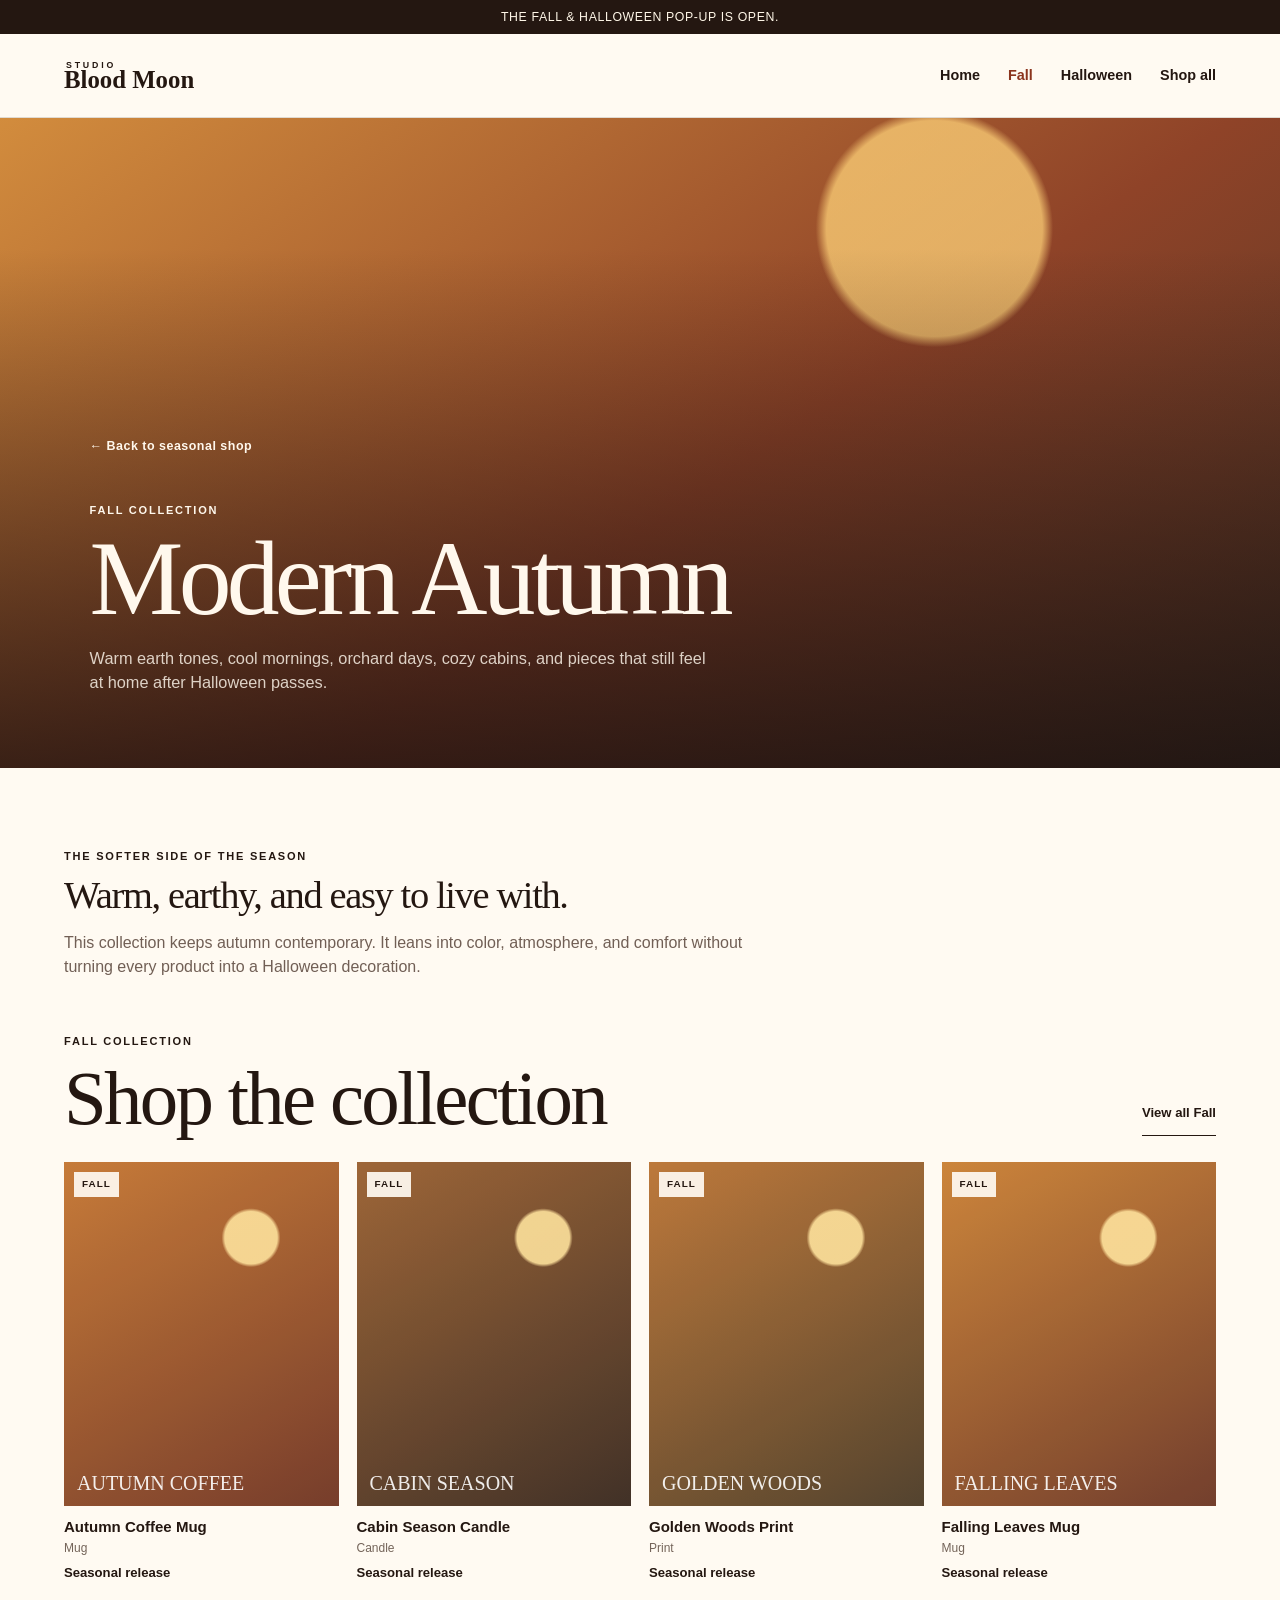
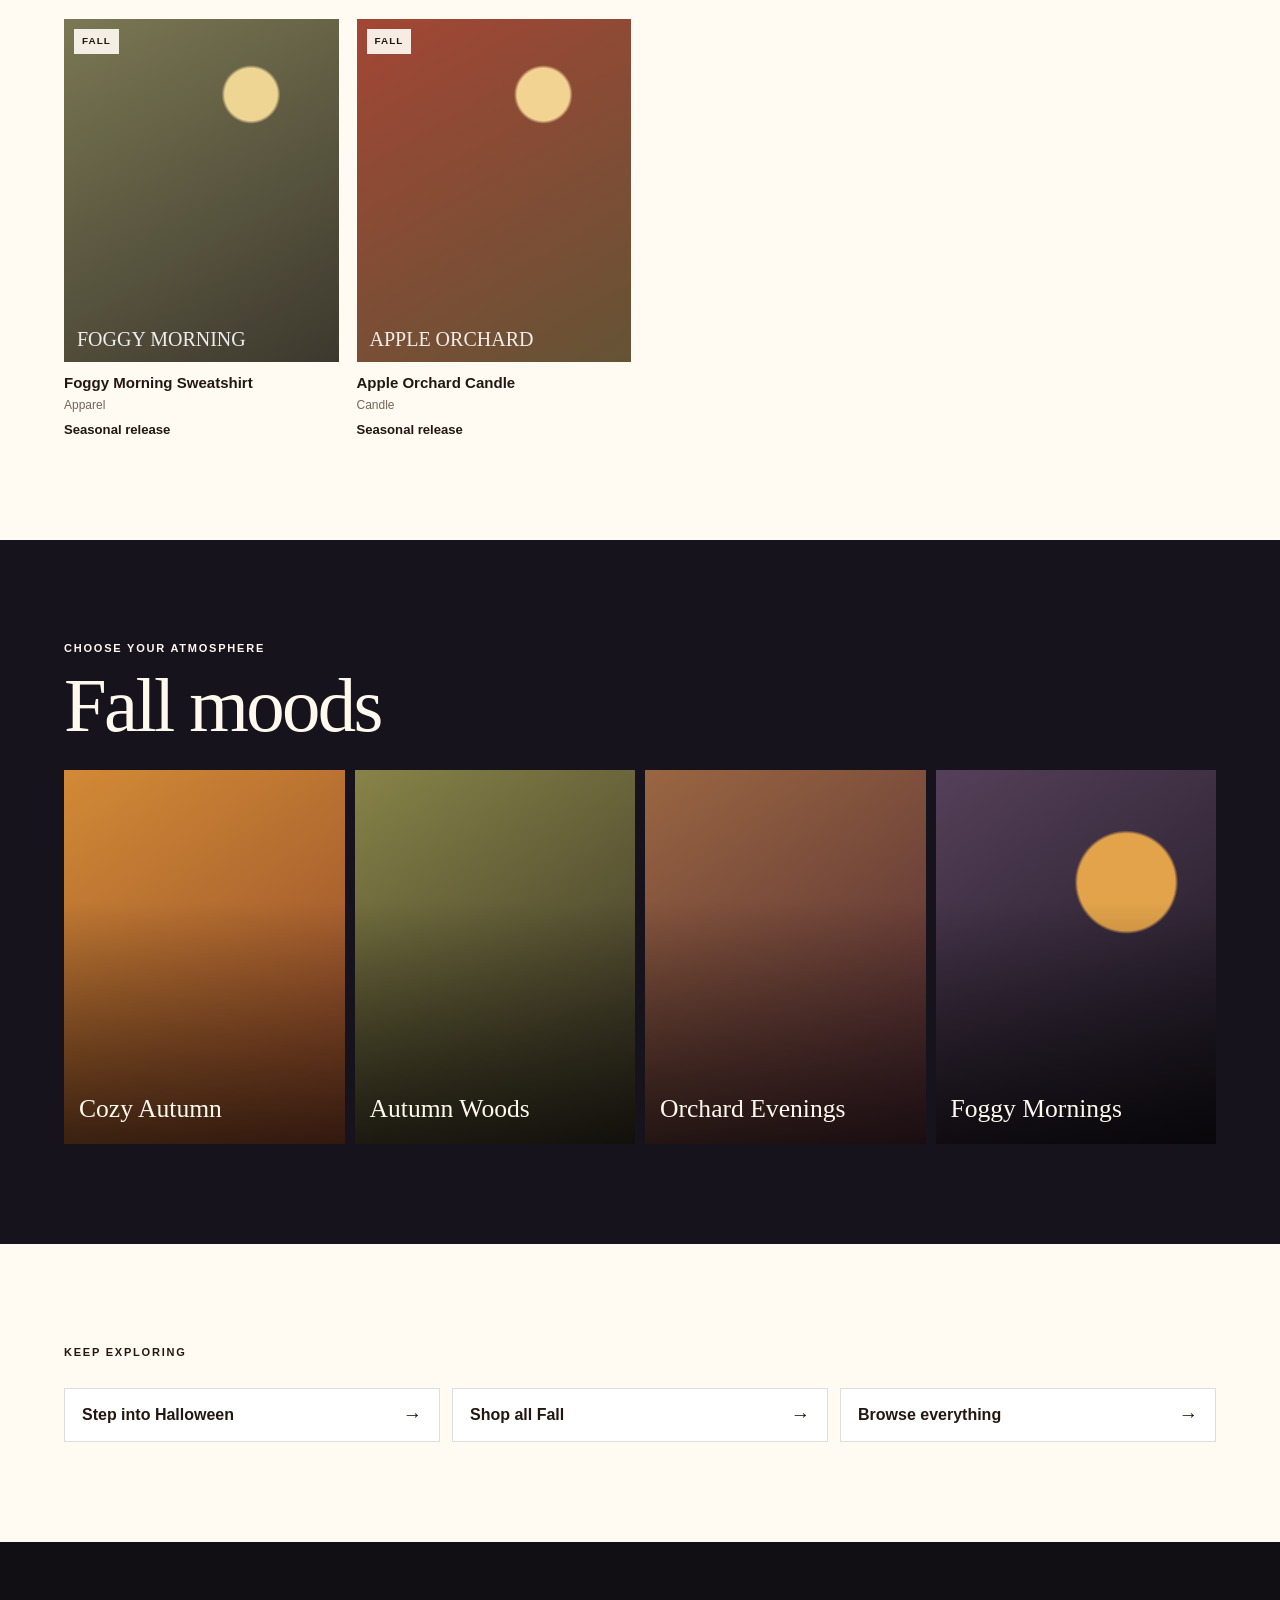
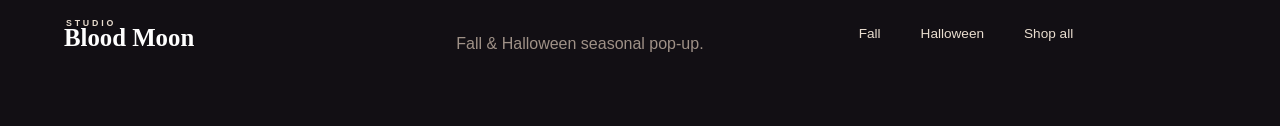
<file: fall.html>
<!doctype html><html lang="en"><head><meta charset="utf-8"><meta name="viewport" content="width=device-width, initial-scale=1, viewport-fit=cover"><meta name="theme-color" content="#8f4328"><title>Modern Autumn | Studio Blood Moon</title><style>
:root{
  --ink:#241711;
  --brown:#4a2a1a;
  --cream:#f7efe3;
  --paper:#fffaf2;
  --orange:#b85722;
  --rust:#8b341d;
  --gold:#d79a3a;
  --olive:#646032;
  --plum:#3d243b;
  --night:#17131d;
  --line:rgba(36,23,17,.14);
  --serif:Georgia, "Times New Roman", serif;
  --sans:Arial, Helvetica, sans-serif;
  --shadow:0 18px 50px rgba(44,25,15,.12);
}
*{box-sizing:border-box}
html{scroll-behavior:smooth}
body{margin:0;background:#fffaf2;color:var(--ink);font-family:var(--sans);line-height:1.5;padding-bottom:72px}main{background:#fffaf2}
a{color:inherit;text-decoration:none}
button,input{font:inherit}
img{max-width:100%;display:block}
.sr-only{position:absolute!important;width:1px;height:1px;padding:0;margin:-1px;overflow:hidden;clip:rect(0,0,0,0);white-space:nowrap;border:0}
.skip-link{position:fixed;left:12px;top:-50px;background:#fff;padding:10px 14px;z-index:1000;border-radius:4px}
.skip-link:focus{top:12px}
.announcement{background:var(--ink);color:#fff7e8;text-align:center;padding:8px 14px;font-size:.77rem;letter-spacing:.05em;text-transform:uppercase}
.site-header{height:72px;display:flex;align-items:center;justify-content:space-between;padding:0 20px;border-bottom:1px solid var(--line);background:rgba(255,250,242,.94);backdrop-filter:blur(14px);position:sticky;top:0;z-index:50}
.brand{display:inline-flex;flex-direction:column;line-height:.85}
.brand span{font-size:.55rem;letter-spacing:.32em;font-weight:700;margin-left:2px}
.brand strong{font-family:var(--serif);font-size:1.35rem;font-weight:600}
.desktop-nav{display:none;gap:28px;font-size:.9rem;font-weight:600}
.desktop-nav a:hover{color:var(--rust)}
.menu-button{width:44px;height:44px;border:0;background:transparent;display:grid;place-content:center;gap:5px;cursor:pointer}
.menu-button span{width:22px;height:2px;background:var(--ink);display:block;transition:.2s}
.mobile-menu{position:fixed;inset:105px 0 auto;background:var(--paper);z-index:49;padding:20px;display:grid;gap:0;border-bottom:1px solid var(--line);box-shadow:var(--shadow);transform:translateY(-140%);transition:.25s}
.mobile-menu.open{transform:translateY(0)}
.mobile-menu a{padding:15px 4px;border-bottom:1px solid var(--line);font-family:var(--serif);font-size:1.3rem}
.hero{min-height:680px;background:linear-gradient(160deg,#6f2e1c 0%,#301b19 48%,#18131b 100%);color:#fff8ed;display:grid;overflow:hidden;position:relative}
.hero-copy{padding:72px 24px 30px;position:relative;z-index:2}
.eyebrow{text-transform:uppercase;letter-spacing:.16em;font-size:.69rem;font-weight:700;margin:0 0 12px}
.hero h1,.section h2,.feature-copy h2,.mood-section h2,.newsletter h2{font-family:var(--serif);font-weight:500;line-height:.98;letter-spacing:-.035em;margin:0}
.hero h1{font-size:clamp(3.35rem,15vw,6.4rem);max-width:690px}
.hero-text{font-size:1.05rem;max-width:580px;color:rgba(255,248,237,.82);margin:22px 0 26px}
.hero-actions{display:flex;flex-direction:column;gap:10px;max-width:320px}
.button{min-height:50px;display:inline-flex;align-items:center;justify-content:center;padding:0 20px;border:1px solid transparent;font-weight:700;font-size:.9rem;transition:.2s}
.button-primary{background:#fff4df;color:var(--ink)}
.button-primary:hover{background:#fff}
.button-secondary{border-color:rgba(255,255,255,.45);color:#fff;background:rgba(255,255,255,.04)}
.button-secondary:hover{background:rgba(255,255,255,.12)}
.hero-art{height:300px;position:relative;align-self:end}
.moon{width:170px;height:170px;border-radius:50%;background:#f0b85b;position:absolute;right:10%;top:5%;box-shadow:0 0 80px rgba(240,184,91,.28)}
.hill{position:absolute;left:-10%;width:120%;border-radius:50% 50% 0 0/100% 100% 0 0}
.hill-back{height:170px;bottom:25px;background:#342735;transform:rotate(-2deg)}
.hill-front{height:120px;bottom:-10px;background:#17131d;transform:rotate(2deg)}
.tree{position:absolute;bottom:55px;width:14px;background:#17131d;transform-origin:bottom}
.tree:before,.tree:after{content:"";position:absolute;background:#17131d;width:90px;height:10px;border-radius:100%;left:-38px}
.tree:before{top:40px;transform:rotate(25deg)}.tree:after{top:85px;transform:rotate(-22deg)}
.tree-one{height:160px;left:10%;transform:rotate(-5deg)}.tree-two{height:120px;right:15%;transform:rotate(5deg)}
.house{position:absolute;bottom:55px;left:58%;width:105px;height:78px;background:#18131b}
.house:before{content:"";position:absolute;left:-13px;top:-43px;border-left:66px solid transparent;border-right:66px solid transparent;border-bottom:50px solid #18131b}
.house span,.house i{position:absolute;width:14px;height:20px;background:#df9b3d;bottom:28px}.house span{left:20px}.house i{right:20px}
.bat{position:absolute;width:20px;height:10px;z-index:2;opacity:.92}.bat:before,.bat:after{content:'';position:absolute;top:0;width:11px;height:10px;background:#17131d}.bat:before{left:0;border-radius:11px 11px 0 11px;transform:rotate(18deg)}.bat:after{right:0;border-radius:11px 11px 11px 0;transform:rotate(-18deg)}
.bat-one{right:26%;top:14%;transform:scale(.9) rotate(-10deg)}.bat-two{right:18%;top:11%;transform:scale(1.15) rotate(8deg)}.bat-three{right:9%;top:19%;transform:scale(.8) rotate(12deg)}
.collection-bats{position:absolute;right:14%;top:16%;width:180px;height:80px;pointer-events:none}.collection-bats .bat{position:absolute}
.quick-shop{display:grid;grid-template-columns:1fr 1fr;border-bottom:1px solid var(--line);background:#fff}
.quick-shop a{min-height:140px;padding:20px;border-right:1px solid var(--line);border-bottom:1px solid var(--line);display:flex;flex-direction:column;justify-content:flex-end;gap:3px}
.quick-shop strong{font-family:var(--serif);font-size:1.25rem}.quick-shop small{color:#78675d;font-size:.75rem}
.quick-icon{width:38px;height:38px;margin-bottom:auto;position:relative;display:block}
.leaf-icon{border-radius:100% 0 100% 0;background:var(--orange);transform:rotate(-30deg)}
.ghost-icon{background:var(--plum);border-radius:20px 20px 7px 7px}.ghost-icon:after{content:"··";position:absolute;color:#fff;letter-spacing:5px;top:3px;left:11px}
.candle-icon{border:2px solid var(--brown);border-radius:4px}.candle-icon:before{content:"";position:absolute;width:8px;height:13px;background:var(--gold);border-radius:100% 0 100% 100%;left:13px;top:-12px;transform:rotate(-25deg)}
.shirt-icon:before{content:"";position:absolute;inset:5px;background:var(--olive);clip-path:polygon(25% 0,40% 10%,60% 10%,75% 0,100% 20%,82% 38%,76% 28%,76% 100%,24% 100%,24% 28%,18% 38%,0 20%)}
.section{padding:64px 20px}.section.compact{padding-top:28px;padding-bottom:64px}
.section-heading{display:flex;align-items:end;justify-content:space-between;gap:16px;margin-bottom:26px}
.section-heading h2,.feature-copy h2,.mood-section h2,.newsletter h2{font-size:clamp(2.4rem,10vw,4.6rem)}
.section-heading>a{font-weight:700;font-size:.82rem;border-bottom:1px solid;padding-bottom:2px;white-space:nowrap}
.product-grid{display:grid;grid-template-columns:1fr 1fr;gap:22px 12px}
.product-row{display:grid;grid-auto-flow:column;grid-auto-columns:76%;gap:14px;overflow-x:auto;scroll-snap-type:x mandatory;padding:4px 20px 16px;margin:0 -20px;scrollbar-width:none}.product-row::-webkit-scrollbar{display:none}
.product-card{min-width:0;cursor:pointer;scroll-snap-align:start}
.product-image{aspect-ratio:4/5;position:relative;overflow:hidden;background:#ead9c6;margin-bottom:12px}.product-image.has-image:before,.product-image.has-image:after{display:none}.product-image.has-image img{width:100%;height:100%;object-fit:cover}
.product-image:before{content:"";position:absolute;inset:0;background:radial-gradient(circle at 68% 22%,rgba(255,226,154,.9) 0 8%,transparent 9%),linear-gradient(150deg,var(--c1,#8d3e24),var(--c2,#2c1c1c));opacity:.95}
.product-image:after{content:attr(data-mark);position:absolute;inset:auto 13px 13px;color:rgba(255,255,255,.9);font-family:var(--serif);font-size:1.25rem;line-height:1}
.product-card .badge{position:absolute;left:10px;top:10px;background:rgba(255,250,242,.92);padding:5px 8px;font-size:.62rem;font-weight:700;text-transform:uppercase;letter-spacing:.1em;z-index:2}
.product-info{display:grid;gap:3px}.product-info h3{font-size:.94rem;margin:0;font-weight:600;line-height:1.25}.product-info p{margin:0;color:#746459;font-size:.75rem}.product-info strong{font-size:.82rem;margin-top:3px}
.split-feature{display:grid;background:var(--cream)}
.feature-image{min-height:420px;position:relative;display:grid;place-items:end start;overflow:hidden;padding:24px;color:white}
.feature-image>span{position:relative;z-index:2;font-size:.7rem;letter-spacing:.18em;font-weight:700}
.autumn-feature{background:linear-gradient(145deg,#d18a38,#8e3f22 55%,#4a281d)}
.halloween-feature{background:linear-gradient(145deg,#5d3658,#291d31 58%,#15121a)}
.feature-shape{position:absolute;width:340px;height:340px;border-radius:50%;background:rgba(255,220,151,.65);right:-80px;top:25px}
.feature-shape:before{content:"";position:absolute;left:-80px;bottom:-80px;width:260px;height:190px;background:#3a2a21;border-radius:50% 50% 0 0;transform:rotate(9deg)}
.halloween-feature .feature-shape{background:#d58e41}.halloween-feature .feature-shape:before{background:#15121a}
.feature-copy{padding:52px 24px 60px;display:flex;flex-direction:column;justify-content:center}
.feature-copy p:not(.eyebrow){color:#705e53;max-width:560px;font-size:1rem;margin:20px 0}
.sweetheart-spotlight{display:grid;background:#f1dfd9;isolation:isolate;overflow:hidden}
.sweetheart-visual{min-height:360px;position:relative;overflow:hidden;background:radial-gradient(circle at 72% 22%,rgba(241,184,91,.92) 0 9%,transparent 10%),linear-gradient(145deg,#94546d,#56334f 62%,#352331);display:flex;align-items:flex-end;padding:26px;color:#fff;isolation:isolate}
.sweetheart-visual:before{content:'';position:absolute;right:10%;bottom:-90px;width:220px;height:220px;border-radius:50%;background:rgba(255,186,105,.22)}
.sweetheart-visual .bat{z-index:1}.sweetheart-badge{position:relative;z-index:2;background:rgba(255,248,237,.18);padding:10px 12px;border:1px solid rgba(255,255,255,.26);font-size:.76rem;letter-spacing:.12em;text-transform:uppercase;font-weight:700}
.sweetheart-copy{padding:44px 24px 52px;display:flex;flex-direction:column;justify-content:center}
.sweetheart-copy h2{font-family:var(--serif);font-size:clamp(2.5rem,11vw,4.8rem);line-height:.95;letter-spacing:-.04em;margin:0;font-weight:500}
.sweetheart-copy p{color:#705e53;max-width:560px;margin:18px 0 0}
.text-link{font-weight:700;display:inline-flex;gap:8px;align-items:center}.text-link span{transition:.2s}.text-link:hover span{transform:translateX(5px)}
.mood-section{padding:70px 20px;background:var(--night);color:#fff8ed}.section-heading.light{color:#fff8ed}
.mood-grid{display:grid;grid-template-columns:1fr 1fr;gap:10px}
.mood-card{aspect-ratio:1/1.15;position:relative;overflow:hidden;padding:15px;display:flex;align-items:flex-end;font-family:var(--serif);font-size:1.25rem}
.mood-card:before{content:"";position:absolute;inset:0;background:linear-gradient(transparent 35%,rgba(0,0,0,.65))}.mood-card span{position:relative;z-index:1}
.mood-cozy{background:linear-gradient(145deg,#d28a36,#8e462a)}.mood-haunted{background:radial-gradient(circle at 68% 30%,#e2a34b 0 15%,transparent 16%),linear-gradient(145deg,#554059,#17131c)}.mood-whimsical{background:linear-gradient(145deg,#9a6642,#4a2631)}.mood-woods{background:linear-gradient(145deg,#878348,#342e22)}
.category-grid{display:grid;gap:12px}
.category-card{display:grid;grid-template-columns:118px 1fr;align-items:center;border:1px solid var(--line);background:#fff;min-height:126px;overflow:hidden}.category-card>span{padding:16px;display:grid;gap:4px}.category-card strong{font-family:var(--serif);font-size:1.35rem}.category-card small{color:#76665c}
.category-visual{height:100%;display:grid;place-items:center;background:#ead8c5;position:relative;overflow:hidden}.category-visual:before{content:"";position:absolute;inset:0;background:linear-gradient(145deg,rgba(255,255,255,.15),rgba(75,36,24,.18))}
.jar{width:48px;height:66px;border-radius:5px 5px 12px 12px;background:#f6ead2;border:3px solid #4e2f21;position:relative}.jar:before{content:"";position:absolute;left:8px;right:8px;top:24px;height:18px;background:#ad5a31}.jar i{position:absolute;width:8px;height:15px;background:#d98e36;border-radius:100% 0 100% 100%;left:17px;top:-21px;transform:rotate(-25deg)}
.mug{width:56px;height:52px;border-radius:4px 4px 13px 13px;background:#f0e3cf;border:3px solid #4e2f21;position:relative}.mug:after{content:"";position:absolute;width:22px;height:28px;border:4px solid #4e2f21;border-left:0;right:-24px;top:7px;border-radius:0 15px 15px 0}.mug i{position:absolute;inset:13px 12px;background:#8c3b25;border-radius:50%}
.sweatshirt{width:74px;height:68px;background:#4b2b2a;clip-path:polygon(25% 0,40% 10%,60% 10%,75% 0,100% 20%,82% 38%,76% 28%,76% 100%,24% 100%,24% 28%,18% 38%,0 20%);position:relative}.sweatshirt i{position:absolute;width:20px;height:20px;border-radius:50%;background:#d38d3e;left:27px;top:28px}
.print{width:62px;height:78px;background:#f6ead5;border:5px solid #3f281f;box-shadow:8px 8px 0 rgba(52,31,22,.18);position:relative}.print i{position:absolute;inset:8px;background:radial-gradient(circle at 65% 25%,#e0a84f 0 14%,transparent 15%),linear-gradient(150deg,#8e4127,#2f252d)}
.filters{display:flex;gap:5px;overflow:auto}.filter{border:1px solid var(--line);background:transparent;padding:8px 12px;border-radius:99px;font-size:.76rem;cursor:pointer}.filter.active{background:var(--ink);color:white;border-color:var(--ink)}
.newsletter{background:var(--orange);color:#fff9ef;padding:70px 22px;text-align:center}.newsletter h2{max-width:760px;margin:0 auto 25px}.newsletter form{display:flex;max-width:560px;margin:auto;position:relative}.newsletter input{min-width:0;flex:1;border:0;padding:15px;background:#fffaf2;color:var(--ink)}.newsletter button{border:0;background:var(--ink);color:white;padding:0 18px;font-weight:700}.newsletter .success{display:none;position:absolute;top:62px;left:0;right:0}.newsletter form.submitted .success{display:block}
footer{background:#120f14;color:#e9ddcf;padding:54px 22px 95px;display:grid;gap:25px}footer p{color:#9f9187;margin:0}footer>div{display:flex;gap:20px;flex-wrap:wrap;font-size:.85rem}.footer-brand strong{color:white}
.mobile-dock{position:fixed;bottom:0;left:0;right:0;height:64px;background:rgba(24,18,19,.97);color:#fff7eb;display:grid;grid-template-columns:repeat(4,1fr);z-index:60;padding-bottom:env(safe-area-inset-bottom)}.mobile-dock a{display:grid;place-items:center;font-size:.67rem;font-weight:700;letter-spacing:.03em}.mobile-dock a:active{background:rgba(255,255,255,.08)}
.product-modal{position:fixed;inset:0;z-index:100;display:none}.product-modal.open{display:block}.modal-backdrop{position:absolute;inset:0;background:rgba(18,12,13,.72);backdrop-filter:blur(4px)}.modal-panel{position:absolute;left:0;right:0;bottom:0;background:var(--paper);max-height:92vh;overflow:auto;border-radius:18px 18px 0 0}.modal-close{position:absolute;right:13px;top:13px;width:42px;height:42px;border:0;border-radius:50%;font-size:1.7rem;background:rgba(255,250,242,.92);z-index:3}.modal-image{aspect-ratio:4/3;background:linear-gradient(145deg,#8c4228,#2b2026)}.modal-content{padding:26px 22px 34px}.modal-content h2{font-family:var(--serif);font-size:2.35rem;line-height:1;margin:0 0 14px}.modal-content>p:not(.eyebrow){color:#715f55;margin-bottom:25px}.button.full{width:100%}
@media(min-width:720px){body{padding-bottom:0}.site-header{padding:0 36px}.desktop-nav{display:flex}.menu-button,.mobile-menu,.mobile-dock{display:none}.hero{min-height:710px;grid-template-columns:1.12fr .88fr}.hero-copy{padding:125px 5vw}.hero-art{height:100%;align-self:stretch}.moon{width:310px;height:310px;top:18%;right:4%}.hill-back{height:310px;bottom:90px}.hill-front{height:250px}.tree-one{height:280px;bottom:145px}.tree-two{height:220px;bottom:125px}.house{bottom:135px;left:46%;transform:scale(1.4)}.quick-shop{grid-template-columns:repeat(4,1fr)}.quick-shop a{border-bottom:0;min-height:180px;padding:30px}.section{padding:100px 5vw}.product-grid{grid-template-columns:repeat(4,1fr);gap:36px 18px}.product-row{grid-auto-columns:31%;padding-left:5vw;padding-right:5vw;margin-left:-5vw;margin-right:-5vw}.split-feature{grid-template-columns:1fr 1fr;min-height:650px}.split-feature.reverse .feature-image{order:2}.split-feature.reverse .feature-copy{order:1}.feature-copy{padding:70px 8vw}.feature-image{min-height:650px}.mood-section{padding:100px 5vw}.mood-grid{grid-template-columns:repeat(4,1fr)}.mood-card{aspect-ratio:3/4;font-size:1.6rem}.category-grid{grid-template-columns:1fr 1fr}.category-card{grid-template-columns:42% 1fr;min-height:210px}.newsletter{padding:100px 5vw}footer{padding:70px 5vw;grid-template-columns:1fr 1fr 1fr;align-items:end}.modal-panel{left:50%;right:auto;bottom:50%;transform:translate(-50%,50%);width:min(900px,90vw);border-radius:12px;display:grid;grid-template-columns:1fr 1fr;overflow:hidden}.modal-image{aspect-ratio:auto;min-height:520px}.modal-content{padding:60px 42px;display:flex;flex-direction:column;justify-content:center}}
@media(min-width:1100px){.site-header{height:84px;padding:0 5vw}.brand strong{font-size:1.55rem}.hero-copy{padding-left:7vw}.hero h1{font-size:6.6rem}.product-row{grid-auto-columns:24%}.category-grid{grid-template-columns:repeat(4,1fr)}.category-card{display:flex;flex-direction:column;align-items:stretch}.category-visual{height:270px}.category-card>span{min-height:120px}.section-heading h2,.feature-copy h2,.mood-section h2,.newsletter h2{font-size:4.8rem}}
@media(prefers-reduced-motion:reduce){html{scroll-behavior:auto}*{transition:none!important}}

/* Mobile-first refinement pass */
a,button,input,.product-card{touch-action:manipulation}
.brand{min-height:44px;justify-content:center}
.section-heading>a,.text-link,footer>div a{min-height:44px;display:inline-flex;align-items:center}
footer>div a{padding-inline:10px}
a:focus-visible,button:focus-visible,input:focus-visible,.product-card:focus-visible{outline:3px solid var(--gold);outline-offset:3px}
section[id],a[id]{scroll-margin-top:84px}
.menu-button[aria-expanded="true"] span:nth-child(1){transform:translateY(7px) rotate(45deg)}
.menu-button[aria-expanded="true"] span:nth-child(2){opacity:0}
.menu-button[aria-expanded="true"] span:nth-child(3){transform:translateY(-7px) rotate(-45deg)}

@media(max-width:719px){
  body{padding-bottom:calc(72px + env(safe-area-inset-bottom))}
  .site-header{backdrop-filter:none}
  body.menu-open{overflow:hidden}
  .mobile-menu{
    top:var(--mobile-menu-top,105px);
    bottom:calc(64px + env(safe-area-inset-bottom));
    inset-inline:0;
    padding:20px;
    overflow-y:auto;
    max-height:none;
    transform:translateY(-115%);
    pointer-events:none;
  }
  .mobile-menu.open{transform:translateY(0);pointer-events:auto}
  .mobile-menu a{min-height:62px;display:flex;align-items:center}
  .mobile-dock{height:calc(64px + env(safe-area-inset-bottom));padding-bottom:env(safe-area-inset-bottom)}
  .all-products .section-heading{align-items:flex-start;flex-direction:column}
  .filters{width:100%;padding-bottom:2px}
  .filter{min-height:44px;padding:9px 16px;flex:0 0 auto}
  .newsletter form{display:grid;gap:8px}
  .newsletter input,.newsletter button{min-height:50px;width:100%}
  .newsletter .success{position:static;margin-top:4px}
  .modal-panel{padding-bottom:env(safe-area-inset-bottom)}
}

@media(max-width:359px){
  .announcement{display:none}
  .site-header{height:68px;padding-inline:18px}
  .brand strong{font-size:1.25rem}
  .hero{min-height:620px}
  .hero-copy{padding:52px 20px 14px}
  .hero h1{font-size:2.9rem}
  .hero-text{font-size:.96rem;line-height:1.45;margin:17px 0 20px}
  .hero-actions{gap:8px}
  .button{min-height:48px}
  .hero-art{height:220px}
  .moon{width:132px;height:132px}
  .hill-back{height:135px}
  .hill-front{height:95px}
  .quick-shop a{min-height:126px;padding:16px}
  .section{padding-inline:16px}
  .product-grid{gap:20px 10px}
  .product-row{margin-inline:-16px;padding-inline:16px}
  .mood-section{padding-inline:16px}
  .category-card{grid-template-columns:104px 1fr}
}

@media(min-width:720px){
  .newsletter form{display:flex;gap:0}
  .newsletter input{min-height:50px}
  .newsletter button{min-height:50px}
}

/* Multi-page storefront */
.page-home .hero{min-height:640px}
.season-choices{display:grid;gap:14px;padding:18px 20px 64px;background:var(--paper)}
.season-choice{min-height:360px;padding:26px;display:flex;flex-direction:column;justify-content:flex-end;position:relative;overflow:hidden;color:#fff;border-radius:2px}
.season-choice:before{content:"";position:absolute;inset:0;background:linear-gradient(180deg,transparent 22%,rgba(20,13,14,.78));z-index:1}
.season-choice>*{position:relative;z-index:2}
.season-choice .eyebrow{margin-bottom:8px;color:rgba(255,255,255,.78)}
.season-choice h2{font-family:var(--serif);font-size:clamp(2.5rem,12vw,4.5rem);line-height:.95;margin:0 0 12px;font-weight:500;letter-spacing:-.035em}
.season-choice p{max-width:420px;margin:0 0 18px;color:rgba(255,255,255,.82)}
.season-choice .text-link{color:#fff}
.season-fall{background:radial-gradient(circle at 74% 20%,rgba(248,199,104,.72) 0 10%,transparent 11%),linear-gradient(145deg,#d18b3b,#8d4328 54%,#493326)}
.season-halloween{background:radial-gradient(circle at 72% 20%,#d99b49 0 9%,transparent 10%),linear-gradient(145deg,#6e485f,#302235 56%,#17131d)}

.collection-hero{min-height:510px;color:#fff8ed;display:grid;align-items:end;padding:56px 22px 44px;position:relative;overflow:hidden}
.collection-hero:after{content:"";position:absolute;inset:0;background:linear-gradient(180deg,transparent 20%,rgba(18,12,13,.72));pointer-events:none}
.collection-hero>*{position:relative;z-index:1}
.collection-hero.fall{background:radial-gradient(circle at 73% 17%,rgba(255,210,120,.75) 0 10%,transparent 11%),linear-gradient(145deg,#d28c3d,#8f4328 56%,#4b3324)}
.collection-hero.halloween{background:radial-gradient(circle at 73% 17%,#d99a47 0 9%,transparent 10%),linear-gradient(145deg,#70495f,#302236 58%,#17131d)}
.collection-hero.halloween .collection-bats .bat:before,.collection-hero.halloween .collection-bats .bat:after{background:#1b141e}
.collection-hero.shop{background:linear-gradient(145deg,#8f4328,#5c2d28 48%,#2b2026)}
.breadcrumb{display:inline-flex;align-items:center;gap:8px;min-height:44px;font-weight:700;font-size:.78rem;letter-spacing:.04em;margin-bottom:34px}
.collection-hero h1{font-family:var(--serif);font-size:clamp(3.6rem,16vw,6.6rem);line-height:.9;font-weight:500;letter-spacing:-.045em;margin:0;max-width:760px}
.collection-hero p:not(.eyebrow){max-width:620px;color:rgba(255,248,237,.82);font-size:1.02rem;margin:20px 0 0}
.collection-intro{padding-top:50px;padding-bottom:24px}
.collection-intro p:last-child{max-width:680px;color:#715f55;margin:16px 0 0}
.collection-products{padding-top:30px}
.collection-products .product-grid{grid-template-columns:1fr 1fr}
.collection-links{display:grid;gap:12px;margin-top:28px}
.collection-links a{min-height:54px;border:1px solid var(--line);display:flex;align-items:center;justify-content:space-between;padding:0 17px;font-weight:700;background:#fff}
.collection-links a span{font-size:1.2rem}
.shop-controls{display:grid;gap:12px;margin-bottom:28px}
.shop-controls .filters{width:100%}
.shop-note{color:#716057;font-size:.9rem;margin:0}
.site-header .desktop-nav a[aria-current="page"],.mobile-dock a[aria-current="page"]{color:var(--rust)}
.mobile-dock a[aria-current="page"]{background:rgba(255,255,255,.08);color:#fff2cf}
.page-title-small{font-family:var(--serif);font-size:2.4rem;margin:0}

@media(min-width:720px){
  .season-choices{grid-template-columns:1fr 1fr;padding:28px 5vw 100px;gap:18px}
  .season-choice{min-height:590px;padding:42px}
  .collection-hero{min-height:650px;padding:90px 7vw 74px}
  .collection-intro{padding-top:80px}
  .collection-products .product-grid{grid-template-columns:repeat(3,1fr)}
  .collection-links{grid-template-columns:repeat(3,1fr)}
  .sweetheart-spotlight{grid-template-columns:1fr 1fr}.sweetheart-visual{min-height:520px}.sweetheart-copy{padding:64px 7vw}
  .shop-controls{display:flex;align-items:center;justify-content:space-between}
}
@media(min-width:1100px){
  .page-home .hero{min-height:680px}
  .season-choice{min-height:640px}
  .collection-products .product-grid{grid-template-columns:repeat(4,1fr)}
}

</style></head>
<body data-page="fall"><a class="skip-link" href="#main">Skip to products</a><div class="announcement">The Fall & Halloween pop-up is open.</div>
<header class="site-header"><a class="brand" href="index.html"><span>STUDIO</span><strong>Blood Moon</strong></a><nav class="desktop-nav"><a href="index.html">Home</a><a href="fall.html" aria-current="page">Fall</a><a href="halloween.html">Halloween</a><a href="shop.html">Shop all</a></nav><button class="menu-button" id="menuButton" aria-label="Open menu" aria-expanded="false"><span></span><span></span><span></span></button></header>
<div class="mobile-menu" id="mobileMenu" aria-hidden="true"><a href="index.html">Home</a><a href="fall.html">Fall collection</a><a href="halloween.html">Halloween collection</a><a href="shop.html">Shop all products</a></div>
<main id="main"><section class="collection-hero fall"><div><a class="breadcrumb" href="index.html">← Back to seasonal shop</a><p class="eyebrow">Fall collection</p><h1>Modern Autumn</h1><p>Warm earth tones, cool mornings, orchard days, cozy cabins, and pieces that still feel at home after Halloween passes.</p></div></section>
<section class="section collection-intro"><p class="eyebrow">The softer side of the season</p><h2 class="page-title-small">Warm, earthy, and easy to live with.</h2><p>This collection keeps autumn contemporary. It leans into color, atmosphere, and comfort without turning every product into a Halloween decoration.</p></section>
<section class="section collection-products"><div class="section-heading"><div><p class="eyebrow">Fall collection</p><h2>Shop the collection</h2></div><a href="shop.html?season=fall">View all Fall</a></div><div class="product-grid" id="collectionProducts"></div></section>
<section class="mood-section"><div class="section-heading light"><div><p class="eyebrow">Choose your atmosphere</p><h2>Fall moods</h2></div></div><div class="mood-grid"><a href="shop.html?season=fall" class="mood-card mood-cozy"><span>Cozy Autumn</span></a><a href="shop.html?season=fall" class="mood-card mood-woods"><span>Autumn Woods</span></a><a href="shop.html?season=fall&type=Candle" class="mood-card mood-whimsical"><span>Orchard Evenings</span></a><a href="shop.html?season=fall&type=Mug" class="mood-card mood-haunted"><span>Foggy Mornings</span></a></div></section>
<section class="section"><p class="eyebrow">Keep exploring</p><div class="collection-links"><a href="halloween.html">Step into Halloween <span>→</span></a><a href="shop.html?season=fall">Shop all Fall <span>→</span></a><a href="shop.html">Browse everything <span>→</span></a></div></section></main>
<footer><a class="brand footer-brand" href="index.html"><span>STUDIO</span><strong>Blood Moon</strong></a><p>Fall & Halloween seasonal pop-up.</p><div><a href="fall.html">Fall</a><a href="halloween.html">Halloween</a><a href="shop.html">Shop all</a></div></footer>
<nav class="mobile-dock"><a href="index.html"><span>Home</span></a><a href="fall.html" aria-current="page"><span>Fall</span></a><a href="halloween.html"><span>Halloween</span></a><a href="shop.html"><span>Shop all</span></a></nav>
<div class="product-modal" id="productModal" aria-hidden="true"><div class="modal-backdrop" data-close-modal></div><div class="modal-panel" role="dialog" aria-modal="true" aria-labelledby="modalTitle"><button class="modal-close" data-close-modal>×</button><div class="modal-image" id="modalImage"></div><div class="modal-content"><p class="eyebrow" id="modalCollection"></p><h2 id="modalTitle"></h2><p id="modalDescription"></p><a class="button button-primary full" id="modalLink" href="#">View product</a></div></div></div><script>
const products = [
  {id:1,name:'Haunted Lake Candle',type:'Candle',season:'halloween',collection:'core',price:'Seasonal release',mark:'HAUNTED LAKE',c1:'#5d3d57',c2:'#17131c',desc:'A foggy, moonlit design created for quiet evenings and spooky-season rooms.'},
  {id:2,name:'Autumn Coffee Mug',type:'Mug',season:'fall',collection:'core',price:'Seasonal release',mark:'AUTUMN COFFEE',c1:'#c57632',c2:'#713523',desc:'Warm fall color designed for coffee, tea, cocoa, and slow mornings.'},
  {id:3,name:'Ghostly Orchard Sweatshirt',type:'Apparel',season:'halloween',collection:'core',price:'Seasonal release',mark:'GHOSTLY ORCHARD',c1:'#773e34',c2:'#2b2027',desc:'A cozy seasonal layer with a haunted orchard atmosphere.'},
  {id:4,name:'Cabin Season Candle',type:'Candle',season:'fall',collection:'core',price:'Seasonal release',mark:'CABIN SEASON',c1:'#9a6031',c2:'#39291f',desc:'A warm cabin-inspired piece for the crispest part of the year.'},
  {id:5,name:'Moonlit Black Cat Mug',type:'Mug',season:'halloween',collection:'core',price:'Seasonal release',mark:'MOONLIT CAT',c1:'#68425e',c2:'#17131d',desc:'A playful black-cat design with a rich night-sky palette.'},
  {id:6,name:'Golden Woods Print',type:'Print',season:'fall',collection:'core',price:'Seasonal release',mark:'GOLDEN WOODS',c1:'#bb7434',c2:'#4c3c27',desc:'An autumn landscape made to bring warm woodland color indoors.'},
  {id:7,name:'Friendly Ghost Tee',type:'Apparel',season:'halloween',collection:'core',price:'Seasonal release',mark:'FRIENDLY GHOST',c1:'#8c5b4d',c2:'#3b2433',desc:'Lighthearted Halloween artwork for people who prefer cozy frights.'},
  {id:8,name:'Pumpkin Night Candle',type:'Candle',season:'halloween',collection:'core',price:'Seasonal release',mark:'PUMPKIN NIGHT',c1:'#aa4c24',c2:'#241821',desc:'Deep orange, soft moonlight, and a little old-fashioned Halloween atmosphere.'},
  {id:9,name:'Falling Leaves Mug',type:'Mug',season:'fall',collection:'core',price:'Seasonal release',mark:'FALLING LEAVES',c1:'#cb8134',c2:'#6d3725',desc:'A simple fall design built around the colors of turning leaves.'},
  {id:10,name:'Foggy Morning Sweatshirt',type:'Apparel',season:'fall',collection:'core',price:'Seasonal release',mark:'FOGGY MORNING',c1:'#75734e',c2:'#343026',desc:'Muted woodland color and a comfortable autumn-morning mood.'},
  {id:11,name:'Haunted House Print',type:'Print',season:'halloween',collection:'core',price:'Seasonal release',mark:'HAUNTED HOUSE',c1:'#55344f',c2:'#16131a',desc:'A dark, atmospheric piece inspired by old houses and glowing windows.'},
  {id:12,name:'Apple Orchard Candle',type:'Candle',season:'fall',collection:'core',price:'Seasonal release',mark:'APPLE ORCHARD',c1:'#9f3f2e',c2:'#5e4c2e',desc:'A late-season orchard design with warm reds and earthy greens.'},
  {id:13,name:'Pumpkin Carving',type:'Artwork',season:'halloween',collection:'sweetheart',price:'Available on T-shirt',mark:'PUMPKIN CARVING',c1:'#cc7a33',c2:'#2a1b23',image:'assets/pumpkin-carving-art.png',href:'pumpkin-carving.html',desc:'A cozy pumpkin-carving date beneath the harvest moon.'},
];

const card = p => {
  const image = p.image
    ? `<div class="product-image has-image"><img src="${p.image}" alt="${p.name} artwork"><span class="badge">${p.collection === 'sweetheart' ? 'Sweetheart' : (p.season === 'fall' ? 'Fall' : 'Halloween')}</span></div>`
    : `<div class="product-image" style="--c1:${p.c1};--c2:${p.c2}" data-mark="${p.mark}"><span class="badge">${p.collection === 'sweetheart' ? 'Sweetheart' : (p.season === 'fall' ? 'Fall' : 'Halloween')}</span></div>`;
  const content = `${image}<div class="product-info"><h3>${p.name}</h3><p>${p.collection === 'sweetheart' ? 'Halloween Sweetheart · ' + p.type : p.type}</p><strong>${p.price}</strong></div>`;
  return p.href
    ? `<a class="product-card" href="${p.href}" aria-label="View ${p.name}">${content}</a>`
    : `<article class="product-card" data-id="${p.id}" tabindex="0" role="button" aria-label="View ${p.name}">${content}</article>`;
};

function renderCards(selector,list){const el=document.querySelector(selector);if(el)el.innerHTML=list.map(card).join('');}
function renderPage(){
  const page=document.body.dataset.page;
  if(page==='home') renderCards('#featuredProducts',products.filter(p=>p.collection==='sweetheart').concat(products.slice(0,3)).slice(0,4));
  if(page==='fall') renderCards('#collectionProducts',products.filter(p=>p.season==='fall'));
  if(page==='halloween') renderCards('#collectionProducts',products.filter(p=>p.season==='halloween'&&p.collection!=='sweetheart'));
  if(page==='halloween') renderCards('#sweetheartProducts',products.filter(p=>p.collection==='sweetheart'));
  if(page==='shop') renderShopFromQuery();
}

function renderShopFromQuery(){
  const params=new URLSearchParams(location.search);
  const season=params.get('season');
  const type=params.get('type');
  const collection=params.get('collection');
  let list=products;
  if(season) list=list.filter(p=>p.season===season);
  if(type) list=list.filter(p=>p.type.toLowerCase()===type.toLowerCase());
  if(collection) list=list.filter(p=>p.collection===collection);
  renderCards('#allProducts',list);
  const heading=document.querySelector('#shopHeading');
  const note=document.querySelector('#shopNote');
  if(heading){
    if(collection==='sweetheart') heading.textContent='Halloween Sweetheart';
    else if(season&&type) heading.textContent=`${season==='fall'?'Fall':'Halloween'} ${type}`;
    else if(season) heading.textContent=season==='fall'?'All Fall':'All Halloween';
    else if(type) heading.textContent=type==='Print'?'Prints & more':type;
    else heading.textContent='Everything';
  }
  if(note) note.textContent=`Showing ${list.length} seasonal ${list.length===1?'product':'products'}.`;
  if(season){
    document.querySelectorAll('.filter').forEach(b=>b.classList.toggle('active',b.dataset.filter===season));
  } else {
    document.querySelectorAll('.filter').forEach(b=>b.classList.toggle('active', b.dataset.filter==='all'));
  }
}

const menuButton=document.querySelector('#menuButton');
const mobileMenu=document.querySelector('#mobileMenu');
const siteHeader=document.querySelector('.site-header');
function syncMenuTop(){if(siteHeader)document.documentElement.style.setProperty('--mobile-menu-top',`${Math.max(0,siteHeader.getBoundingClientRect().bottom)}px`);}
function setMenu(open){if(!mobileMenu||!menuButton)return;mobileMenu.classList.toggle('open',open);menuButton.setAttribute('aria-expanded',String(open));mobileMenu.setAttribute('aria-hidden',String(!open));document.body.classList.toggle('menu-open',open);if(open)syncMenuTop();}
if(menuButton)menuButton.addEventListener('click',()=>setMenu(!mobileMenu.classList.contains('open')));
if(mobileMenu)mobileMenu.addEventListener('click',e=>{if(e.target.tagName==='A')setMenu(false)});
window.addEventListener('resize',()=>{if(mobileMenu?.classList.contains('open'))syncMenuTop()});
window.addEventListener('scroll',()=>{if(mobileMenu?.classList.contains('open'))syncMenuTop()},{passive:true});

document.addEventListener('click',e=>{const cardEl=e.target.closest('article.product-card');if(cardEl)openProduct(Number(cardEl.dataset.id));if(e.target.matches('[data-close-modal]'))closeModal();});
document.addEventListener('keydown',e=>{if((e.key==='Enter'||e.key===' ')&&document.activeElement.matches('article.product-card')){e.preventDefault();openProduct(Number(document.activeElement.dataset.id));}if(e.key==='Escape'){closeModal();setMenu(false);}});

document.querySelectorAll('.filter').forEach(btn=>btn.addEventListener('click',()=>{
  document.querySelectorAll('.filter').forEach(b=>b.classList.remove('active'));btn.classList.add('active');
  const filter=btn.dataset.filter;const list=filter==='all'?products:products.filter(p=>p.season===filter);renderCards('#allProducts',list);
  history.replaceState(null,'',filter==='all'?'shop.html':`shop.html?season=${filter}`);
  const heading=document.querySelector('#shopHeading');if(heading)heading.textContent=filter==='all'?'Everything':filter==='fall'?'All Fall':'All Halloween';
  const note=document.querySelector('#shopNote');if(note)note.textContent=`Showing ${list.length} seasonal products.`;
}));

const modal=document.querySelector('#productModal');
function openProduct(id){const p=products.find(x=>x.id===id);if(!p||!modal)return;setMenu(false);const image=document.querySelector('#modalImage');image.style.background=`radial-gradient(circle at 68% 22%,rgba(255,226,154,.9) 0 8%,transparent 9%),linear-gradient(150deg,${p.c1},${p.c2})`;document.querySelector('#modalCollection').textContent=p.collection==='sweetheart'?'Halloween Sweetheart collection':(p.season==='fall'?'Fall collection':'Halloween collection');document.querySelector('#modalTitle').textContent=p.name;document.querySelector('#modalDescription').textContent=p.desc;modal.classList.add('open');modal.setAttribute('aria-hidden','false');document.body.style.overflow='hidden';}
function closeModal(){if(!modal)return;modal.classList.remove('open');modal.setAttribute('aria-hidden','true');document.body.style.overflow='';}
renderPage();

</script></body></html>
</file>
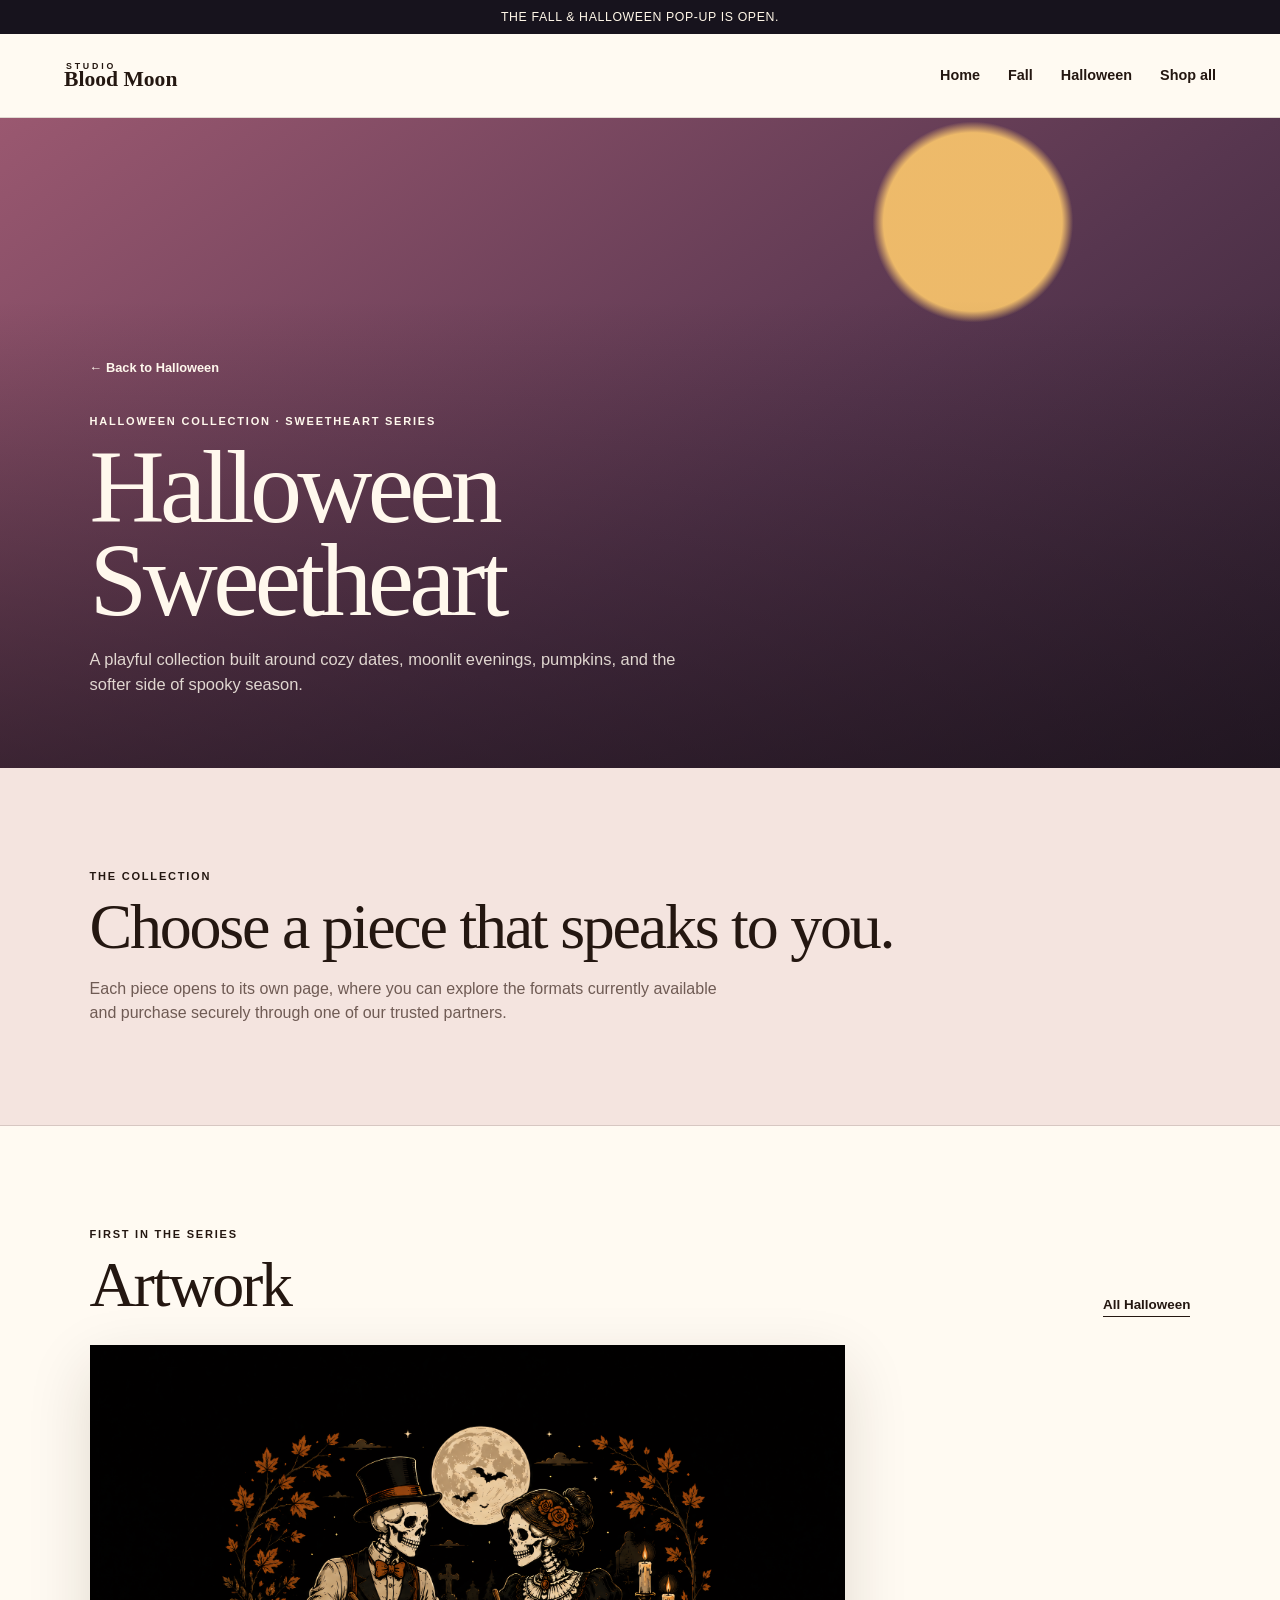
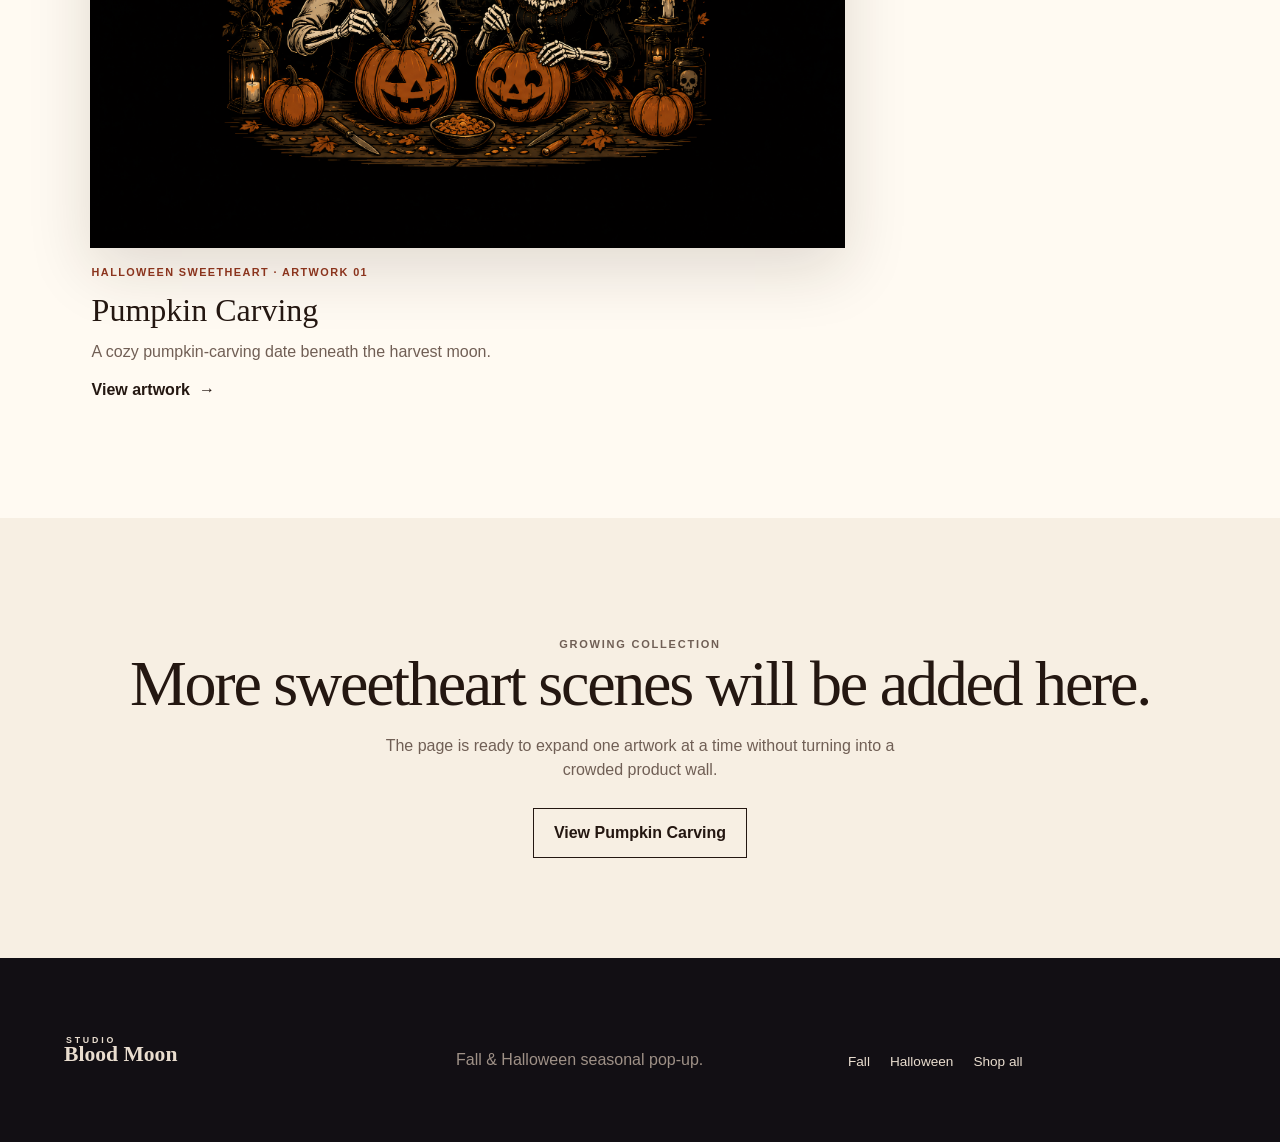
<file: halloween-sweetheart.html>
<!doctype html>
<html lang="en">
<head>
  <meta charset="utf-8">
  <meta name="viewport" content="width=device-width, initial-scale=1, viewport-fit=cover">
  <meta name="description" content="Halloween Sweetheart artwork from Studio Blood Moon.">
  <meta name="theme-color" content="#4b2b3e">
  <title>Halloween Sweetheart | Studio Blood Moon</title>
  <style>
    :root{--ink:#241711;--paper:#fffaf2;--cream:#f7efe3;--rose:#ead3d1;--blush:#f4e4df;--rust:#8b341d;--plum:#4b2b3e;--night:#17131d;--gold:#d79a3a;--line:rgba(36,23,17,.14);--serif:Georgia,"Times New Roman",serif;--sans:Arial,Helvetica,sans-serif;--shadow:0 22px 60px rgba(44,25,15,.14)}
    *{box-sizing:border-box}html{scroll-behavior:smooth}body{margin:0;background:var(--paper);color:var(--ink);font-family:var(--sans);line-height:1.5;padding-bottom:72px}a{color:inherit;text-decoration:none}img{display:block;width:100%}button{font:inherit}.sr-only{position:absolute!important;width:1px;height:1px;padding:0;margin:-1px;overflow:hidden;clip:rect(0,0,0,0);white-space:nowrap;border:0}.skip-link{position:fixed;left:12px;top:-60px;background:#fff;padding:10px 14px;z-index:1000}.skip-link:focus{top:12px}.announcement{background:var(--night);color:#fff7e8;text-align:center;padding:8px 14px;font-size:.77rem;letter-spacing:.05em;text-transform:uppercase}.site-header{height:72px;display:flex;align-items:center;justify-content:space-between;padding:0 20px;border-bottom:1px solid var(--line);background:rgba(255,250,242,.96);position:sticky;top:0;z-index:50}.brand{display:inline-flex;flex-direction:column;line-height:.86;min-height:44px;justify-content:center}.brand span{font-size:.55rem;letter-spacing:.32em;font-weight:700;margin-left:2px}.brand strong{font-family:var(--serif);font-size:1.35rem;font-weight:600}.desktop-nav{display:none;gap:28px;font-size:.9rem;font-weight:700}.desktop-nav a:hover{color:var(--rust)}.menu-button{width:44px;height:44px;border:0;background:transparent;display:grid;place-content:center;gap:5px}.menu-button span{width:22px;height:2px;background:var(--ink);display:block;transition:.2s}.menu-button[aria-expanded="true"] span:nth-child(1){transform:translateY(7px) rotate(45deg)}.menu-button[aria-expanded="true"] span:nth-child(2){opacity:0}.menu-button[aria-expanded="true"] span:nth-child(3){transform:translateY(-7px) rotate(-45deg)}.mobile-menu{position:fixed;top:105px;left:0;right:0;background:var(--paper);z-index:49;padding:20px;border-bottom:1px solid var(--line);box-shadow:var(--shadow);transform:translateY(-130%);transition:.25s;pointer-events:none}.mobile-menu.open{transform:translateY(0);pointer-events:auto}.mobile-menu a{min-height:62px;display:flex;align-items:center;border-bottom:1px solid var(--line);font-family:var(--serif);font-size:1.3rem}.hero{min-height:500px;padding:56px 22px 44px;background:radial-gradient(circle at 76% 16%,rgba(245,193,107,.95) 0 8%,transparent 9%),linear-gradient(145deg,#9a5870,#57364f 58%,#2e2030);color:#fff8ed;display:flex;align-items:flex-end;position:relative;overflow:hidden}.hero:after{content:"";position:absolute;inset:0;background:linear-gradient(180deg,transparent 28%,rgba(21,13,20,.55))}.hero-copy{position:relative;z-index:1;max-width:760px}.breadcrumb{display:inline-flex;min-height:44px;align-items:center;font-size:.8rem;font-weight:700;margin-bottom:24px}.eyebrow{margin:0 0 10px;text-transform:uppercase;letter-spacing:.16em;font-size:.69rem;font-weight:700}.hero h1{font-family:var(--serif);font-size:clamp(3.3rem,15vw,6.5rem);font-weight:500;line-height:.9;letter-spacing:-.045em;margin:0}.hero p:last-child{font-size:1.03rem;color:rgba(255,248,237,.84);max-width:620px;margin:20px 0 0}.section{padding:64px 20px}.intro{background:var(--blush);border-bottom:1px solid var(--line)}.intro h2,.gallery h2,.coming h2{font-family:var(--serif);font-size:clamp(2.35rem,10vw,4rem);line-height:1;margin:0;font-weight:500;letter-spacing:-.035em}.intro p:last-child{max-width:650px;color:#6f5b54;margin:18px 0 0}.gallery-head{display:flex;justify-content:space-between;align-items:end;gap:20px;margin-bottom:28px}.gallery-head a{font-size:.84rem;font-weight:700;border-bottom:1px solid}.art-grid{display:grid;gap:28px}.art-card{display:block}.art-image{background:#1a1919;overflow:hidden;box-shadow:var(--shadow)}.art-image img{aspect-ratio:3/2;object-fit:cover;transition:transform .45s ease}.art-card:hover .art-image img{transform:scale(1.02)}.art-meta{padding:16px 2px}.art-meta small{display:block;text-transform:uppercase;letter-spacing:.13em;color:var(--rust);font-size:.68rem;font-weight:700}.art-meta h3{font-family:var(--serif);font-size:2rem;font-weight:500;margin:5px 0 6px}.art-meta p{margin:0;color:#715f55}.art-link{display:inline-flex;margin-top:14px;font-weight:700;gap:9px}.coming{background:var(--cream);text-align:center}.coming p{color:#705f55;max-width:560px;margin:18px auto 0}.back-link{display:inline-flex;min-height:50px;align-items:center;justify-content:center;margin-top:26px;padding:0 20px;border:1px solid var(--ink);font-weight:700}.site-footer{background:#120f14;color:#e9ddcf;padding:54px 22px 95px;display:grid;gap:24px}.site-footer p{color:#9f9187;margin:0}.footer-links{display:flex;gap:20px;flex-wrap:wrap;font-size:.85rem}.mobile-dock{position:fixed;bottom:0;left:0;right:0;height:64px;background:rgba(24,18,19,.98);color:#fff7eb;display:grid;grid-template-columns:repeat(4,1fr);z-index:60;padding-bottom:env(safe-area-inset-bottom)}.mobile-dock a{display:grid;place-items:center;font-size:.67rem;font-weight:700}.mobile-dock a[aria-current="page"]{background:rgba(255,255,255,.08);color:#fff2cf}a:focus-visible,button:focus-visible{outline:3px solid var(--gold);outline-offset:3px}
    @media(min-width:720px){body{padding-bottom:0}.site-header{height:84px;padding:0 5vw}.desktop-nav{display:flex}.menu-button,.mobile-menu,.mobile-dock{display:none}.hero{min-height:650px;padding:90px 7vw 72px}.section{padding:100px 7vw}.art-grid{grid-template-columns:minmax(0,1fr) minmax(260px,.42fr);align-items:start}.art-card{max-width:900px}.site-footer{padding:70px 5vw;grid-template-columns:1fr 1fr 1fr;align-items:end}}
    @media(max-width:359px){.announcement{display:none}.site-header{height:68px}.hero{min-height:450px}.section{padding-left:16px;padding-right:16px}}
    @media(prefers-reduced-motion:reduce){*{scroll-behavior:auto!important;transition:none!important}}
  </style>
</head>
<body>
  <a class="skip-link" href="#main">Skip to artwork</a>
  <div class="announcement">The Fall & Halloween pop-up is open.</div>
  <header class="site-header">
    <a class="brand" href="index.html" aria-label="Studio Blood Moon home"><span>STUDIO</span><strong>Blood Moon</strong></a>
    <nav class="desktop-nav" aria-label="Primary navigation"><a href="index.html">Home</a><a href="fall.html">Fall</a><a href="halloween.html">Halloween</a><a href="shop.html">Shop all</a></nav>
    <button class="menu-button" id="menuButton" aria-label="Open menu" aria-expanded="false"><span></span><span></span><span></span></button>
  </header>
  <div class="mobile-menu" id="mobileMenu" aria-hidden="true"><a href="index.html">Home</a><a href="fall.html">Fall collection</a><a href="halloween.html">Halloween collection</a><a href="shop.html">Shop all products</a></div>

  <main id="main">
    <section class="hero">
      <div class="hero-copy">
        <a class="breadcrumb" href="halloween.html">← Back to Halloween</a>
        <p class="eyebrow">Halloween collection · Sweetheart series</p>
        <h1>Halloween Sweetheart</h1>
        <p>A playful collection built around cozy dates, moonlit evenings, pumpkins, and the softer side of spooky season.</p>
      </div>
    </section>

    <section class="section intro">
      <p class="eyebrow">The collection</p>
      <h2>Choose a piece that speaks to you.</h2>
      <p>Each piece opens to its own page, where you can explore the formats currently available and purchase securely through one of our trusted partners.</p>
    </section>

    <section class="section gallery">
      <div class="gallery-head"><div><p class="eyebrow">First in the series</p><h2>Artwork</h2></div><a href="halloween.html">All Halloween</a></div>
      <div class="art-grid">
        <a class="art-card" href="pumpkin-carving.html">
          <div class="art-image"><img src="assets/pumpkin-carving-art.png" alt="Pumpkin Carving artwork featuring a skeleton couple carving pumpkins beneath the moon"></div>
          <div class="art-meta"><small>Halloween Sweetheart · Artwork 01</small><h3>Pumpkin Carving</h3><p>A cozy pumpkin-carving date beneath the harvest moon.</p><span class="art-link">View artwork <span>→</span></span></div>
        </a>
      </div>
    </section>

    <section class="section coming">
      <p class="eyebrow">Growing collection</p>
      <h2>More sweetheart scenes will be added here.</h2>
      <p>The page is ready to expand one artwork at a time without turning into a crowded product wall.</p>
      <a class="back-link" href="pumpkin-carving.html">View Pumpkin Carving</a>
    </section>
  </main>

  <footer class="site-footer"><a class="brand" href="index.html"><span>STUDIO</span><strong>Blood Moon</strong></a><p>Fall & Halloween seasonal pop-up.</p><div class="footer-links"><a href="fall.html">Fall</a><a href="halloween.html">Halloween</a><a href="shop.html">Shop all</a></div></footer>
  <nav class="mobile-dock"><a href="index.html">Home</a><a href="fall.html">Fall</a><a href="halloween.html" aria-current="page">Halloween</a><a href="shop.html">Shop all</a></nav>
  <script>
    const button=document.getElementById('menuButton');const menu=document.getElementById('mobileMenu');
    button?.addEventListener('click',()=>{const open=!menu.classList.contains('open');menu.classList.toggle('open',open);button.setAttribute('aria-expanded',String(open));menu.setAttribute('aria-hidden',String(!open));});
    menu?.addEventListener('click',e=>{if(e.target.tagName==='A'){menu.classList.remove('open');button.setAttribute('aria-expanded','false');menu.setAttribute('aria-hidden','true');}});
  </script>
</body>
</html>
</file>
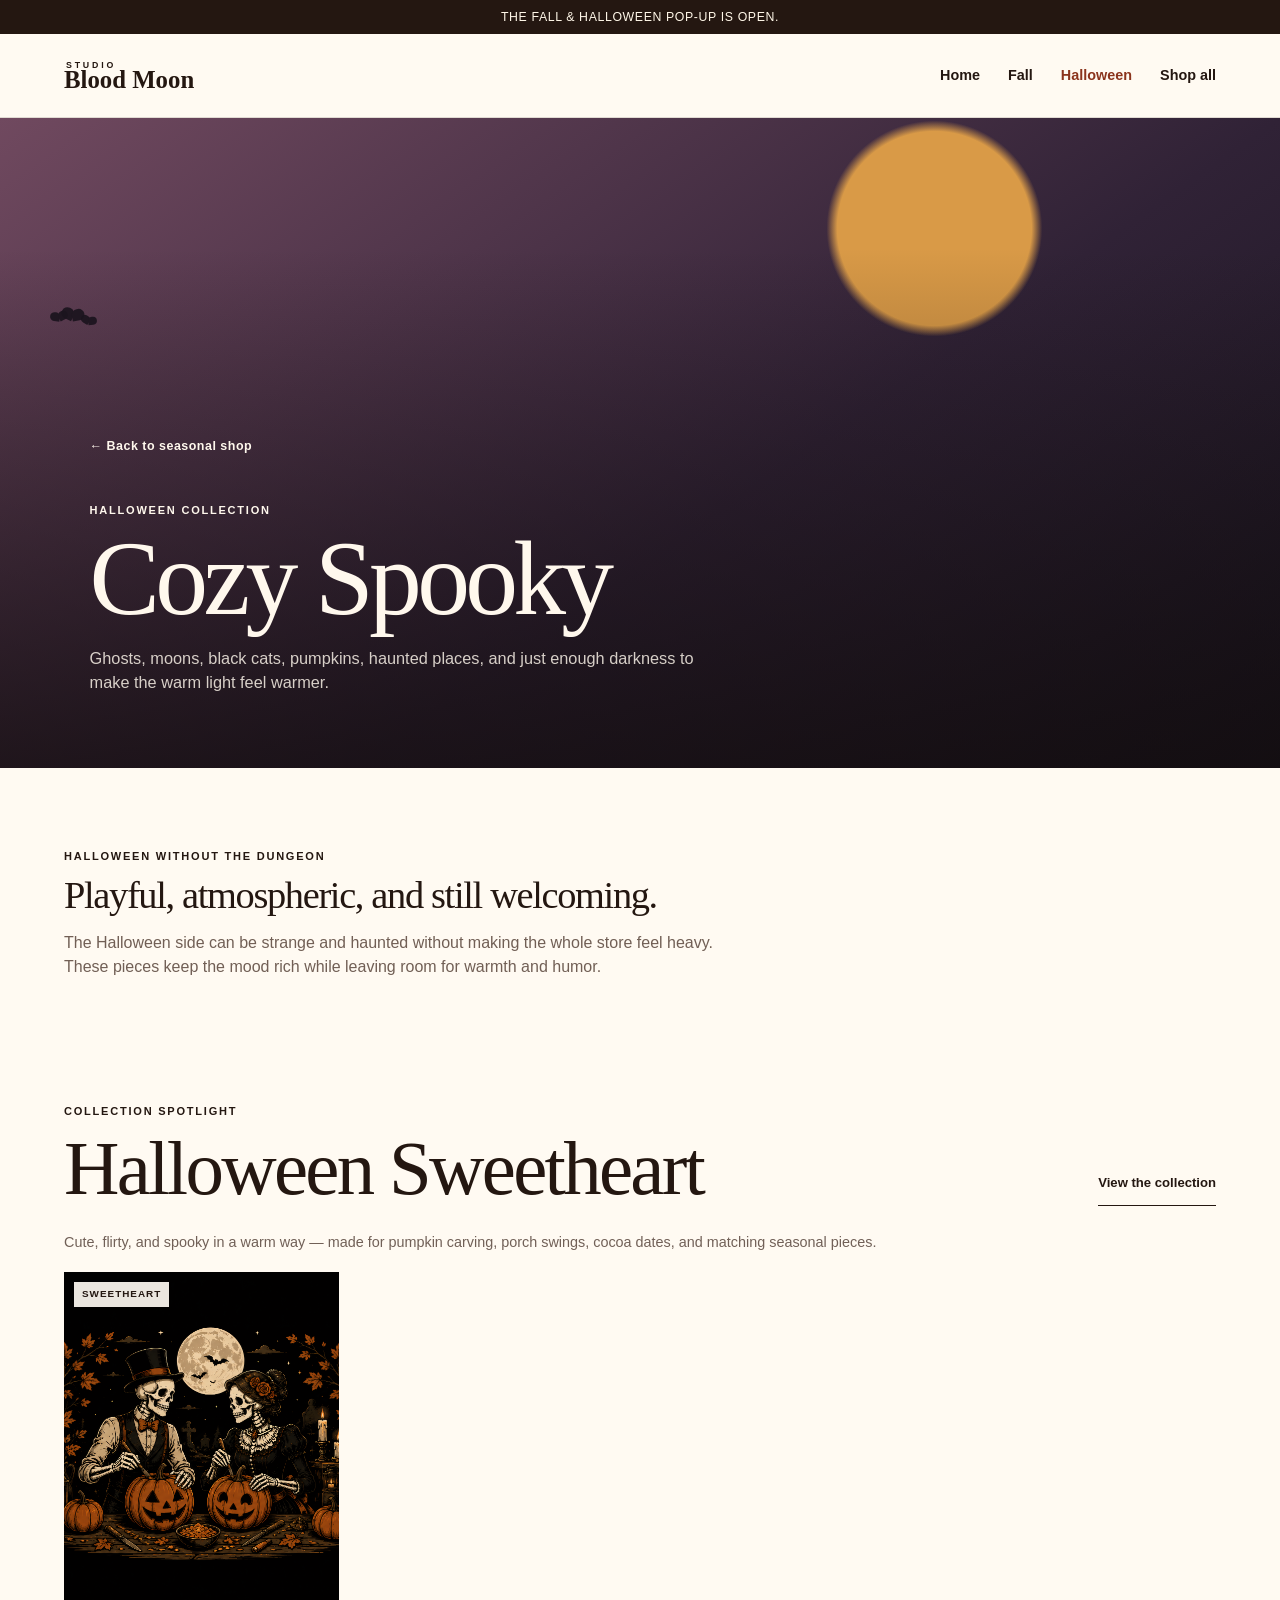
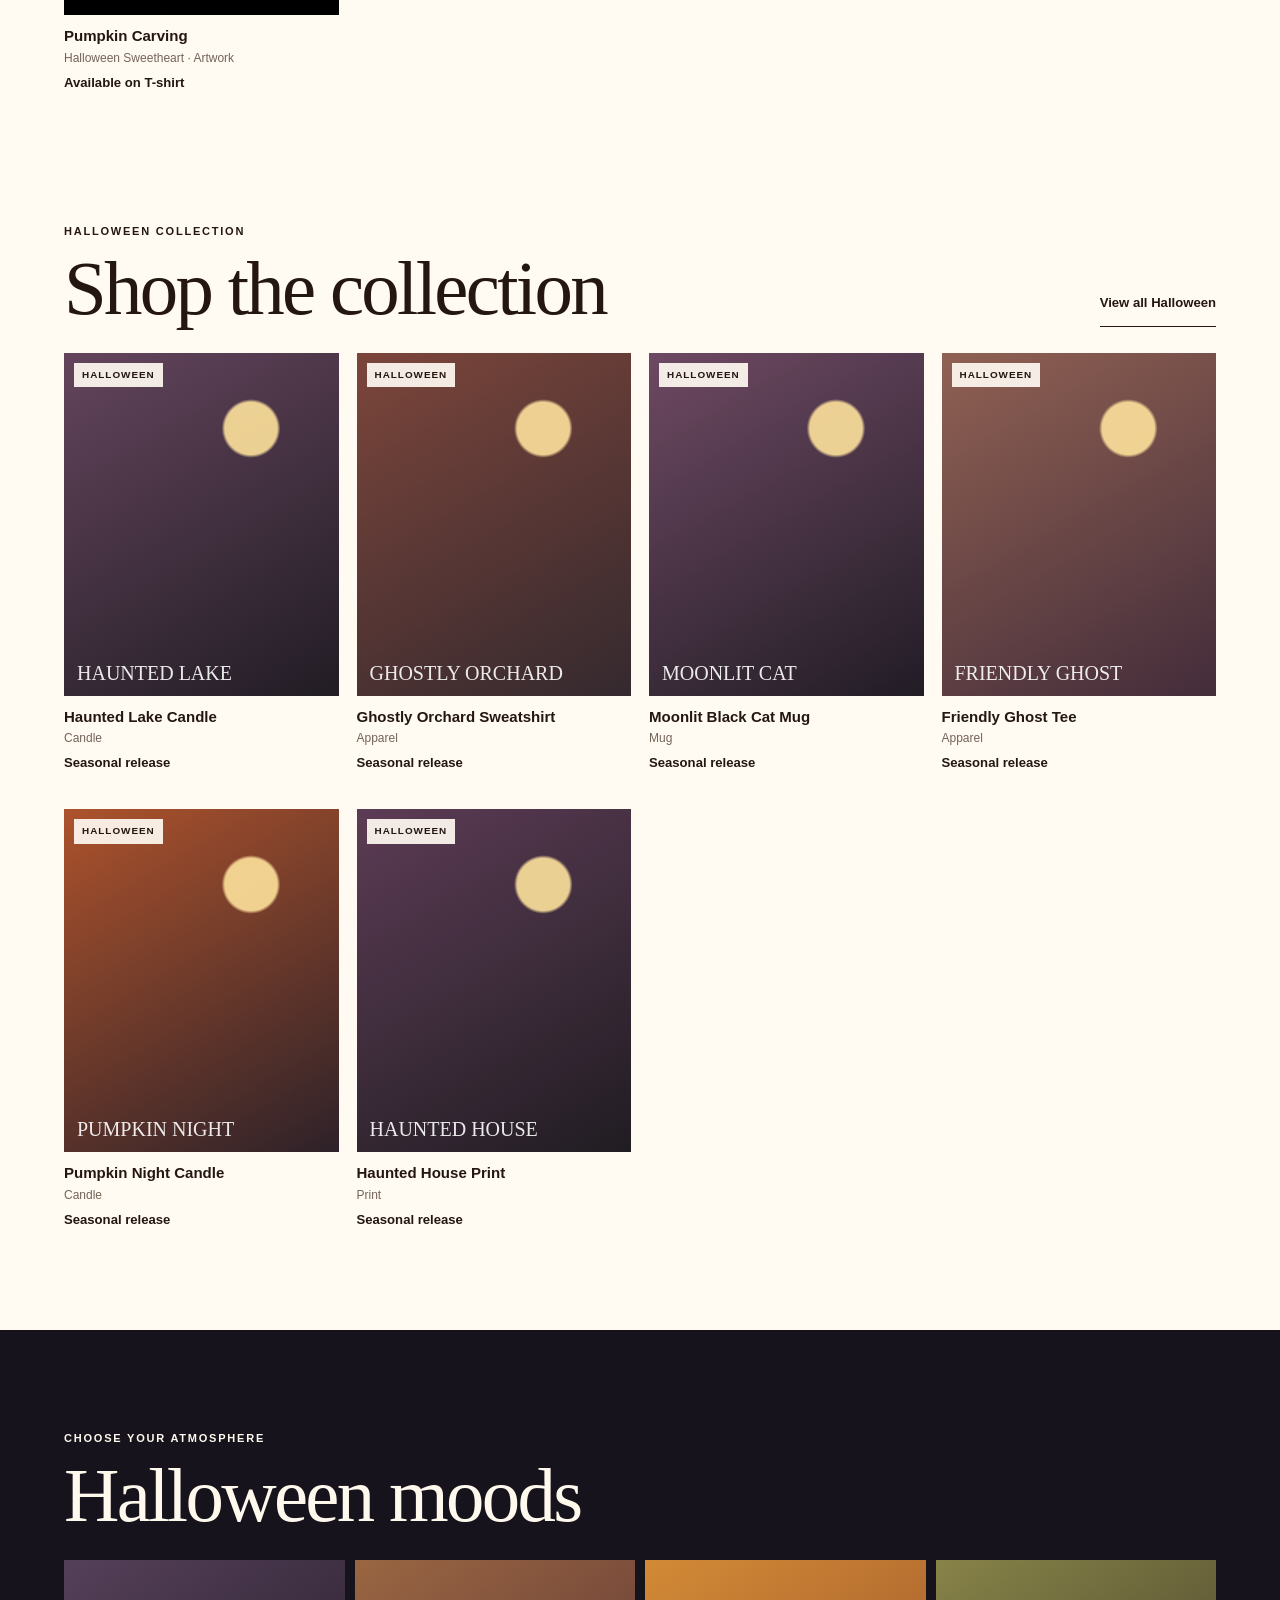
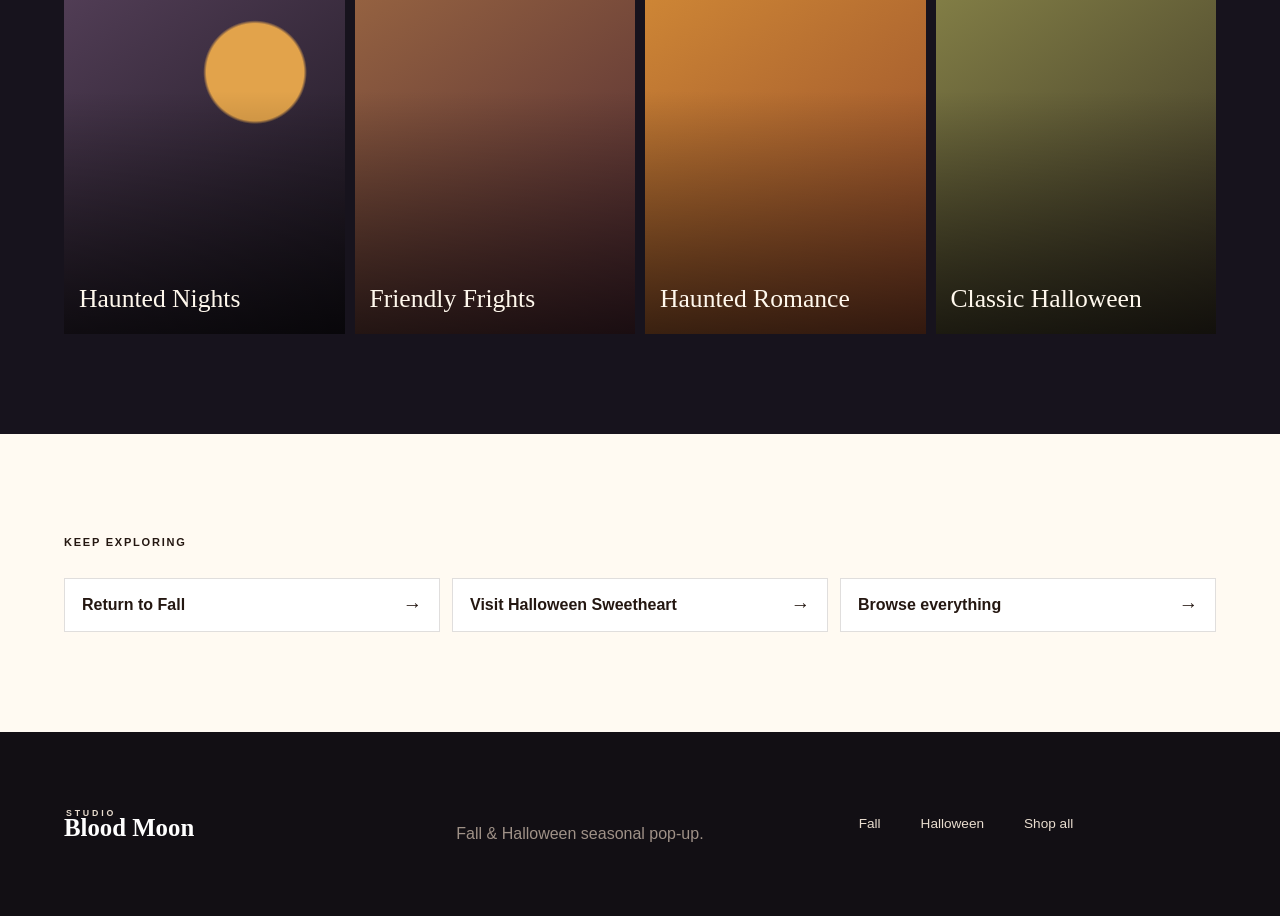
<file: halloween.html>
<!doctype html><html lang="en"><head><meta charset="utf-8"><meta name="viewport" content="width=device-width, initial-scale=1, viewport-fit=cover"><meta name="theme-color" content="#302236"><title>Cozy Spooky | Studio Blood Moon</title><style>
:root{
  --ink:#241711;
  --brown:#4a2a1a;
  --cream:#f7efe3;
  --paper:#fffaf2;
  --orange:#b85722;
  --rust:#8b341d;
  --gold:#d79a3a;
  --olive:#646032;
  --plum:#3d243b;
  --night:#17131d;
  --line:rgba(36,23,17,.14);
  --serif:Georgia, "Times New Roman", serif;
  --sans:Arial, Helvetica, sans-serif;
  --shadow:0 18px 50px rgba(44,25,15,.12);
}
*{box-sizing:border-box}
html{scroll-behavior:smooth}
body{margin:0;background:#fffaf2;color:var(--ink);font-family:var(--sans);line-height:1.5;padding-bottom:72px}main{background:#fffaf2}
a{color:inherit;text-decoration:none}
button,input{font:inherit}
img{max-width:100%;display:block}
.sr-only{position:absolute!important;width:1px;height:1px;padding:0;margin:-1px;overflow:hidden;clip:rect(0,0,0,0);white-space:nowrap;border:0}
.skip-link{position:fixed;left:12px;top:-50px;background:#fff;padding:10px 14px;z-index:1000;border-radius:4px}
.skip-link:focus{top:12px}
.announcement{background:var(--ink);color:#fff7e8;text-align:center;padding:8px 14px;font-size:.77rem;letter-spacing:.05em;text-transform:uppercase}
.site-header{height:72px;display:flex;align-items:center;justify-content:space-between;padding:0 20px;border-bottom:1px solid var(--line);background:rgba(255,250,242,.94);backdrop-filter:blur(14px);position:sticky;top:0;z-index:50}
.brand{display:inline-flex;flex-direction:column;line-height:.85}
.brand span{font-size:.55rem;letter-spacing:.32em;font-weight:700;margin-left:2px}
.brand strong{font-family:var(--serif);font-size:1.35rem;font-weight:600}
.desktop-nav{display:none;gap:28px;font-size:.9rem;font-weight:600}
.desktop-nav a:hover{color:var(--rust)}
.menu-button{width:44px;height:44px;border:0;background:transparent;display:grid;place-content:center;gap:5px;cursor:pointer}
.menu-button span{width:22px;height:2px;background:var(--ink);display:block;transition:.2s}
.mobile-menu{position:fixed;inset:105px 0 auto;background:var(--paper);z-index:49;padding:20px;display:grid;gap:0;border-bottom:1px solid var(--line);box-shadow:var(--shadow);transform:translateY(-140%);transition:.25s}
.mobile-menu.open{transform:translateY(0)}
.mobile-menu a{padding:15px 4px;border-bottom:1px solid var(--line);font-family:var(--serif);font-size:1.3rem}
.hero{min-height:680px;background:linear-gradient(160deg,#6f2e1c 0%,#301b19 48%,#18131b 100%);color:#fff8ed;display:grid;overflow:hidden;position:relative}
.hero-copy{padding:72px 24px 30px;position:relative;z-index:2}
.eyebrow{text-transform:uppercase;letter-spacing:.16em;font-size:.69rem;font-weight:700;margin:0 0 12px}
.hero h1,.section h2,.feature-copy h2,.mood-section h2,.newsletter h2{font-family:var(--serif);font-weight:500;line-height:.98;letter-spacing:-.035em;margin:0}
.hero h1{font-size:clamp(3.35rem,15vw,6.4rem);max-width:690px}
.hero-text{font-size:1.05rem;max-width:580px;color:rgba(255,248,237,.82);margin:22px 0 26px}
.hero-actions{display:flex;flex-direction:column;gap:10px;max-width:320px}
.button{min-height:50px;display:inline-flex;align-items:center;justify-content:center;padding:0 20px;border:1px solid transparent;font-weight:700;font-size:.9rem;transition:.2s}
.button-primary{background:#fff4df;color:var(--ink)}
.button-primary:hover{background:#fff}
.button-secondary{border-color:rgba(255,255,255,.45);color:#fff;background:rgba(255,255,255,.04)}
.button-secondary:hover{background:rgba(255,255,255,.12)}
.hero-art{height:300px;position:relative;align-self:end}
.moon{width:170px;height:170px;border-radius:50%;background:#f0b85b;position:absolute;right:10%;top:5%;box-shadow:0 0 80px rgba(240,184,91,.28)}
.hill{position:absolute;left:-10%;width:120%;border-radius:50% 50% 0 0/100% 100% 0 0}
.hill-back{height:170px;bottom:25px;background:#342735;transform:rotate(-2deg)}
.hill-front{height:120px;bottom:-10px;background:#17131d;transform:rotate(2deg)}
.tree{position:absolute;bottom:55px;width:14px;background:#17131d;transform-origin:bottom}
.tree:before,.tree:after{content:"";position:absolute;background:#17131d;width:90px;height:10px;border-radius:100%;left:-38px}
.tree:before{top:40px;transform:rotate(25deg)}.tree:after{top:85px;transform:rotate(-22deg)}
.tree-one{height:160px;left:10%;transform:rotate(-5deg)}.tree-two{height:120px;right:15%;transform:rotate(5deg)}
.house{position:absolute;bottom:55px;left:58%;width:105px;height:78px;background:#18131b}
.house:before{content:"";position:absolute;left:-13px;top:-43px;border-left:66px solid transparent;border-right:66px solid transparent;border-bottom:50px solid #18131b}
.house span,.house i{position:absolute;width:14px;height:20px;background:#df9b3d;bottom:28px}.house span{left:20px}.house i{right:20px}
.bat{position:absolute;width:20px;height:10px;z-index:2;opacity:.92}.bat:before,.bat:after{content:'';position:absolute;top:0;width:11px;height:10px;background:#17131d}.bat:before{left:0;border-radius:11px 11px 0 11px;transform:rotate(18deg)}.bat:after{right:0;border-radius:11px 11px 11px 0;transform:rotate(-18deg)}
.bat-one{right:26%;top:14%;transform:scale(.9) rotate(-10deg)}.bat-two{right:18%;top:11%;transform:scale(1.15) rotate(8deg)}.bat-three{right:9%;top:19%;transform:scale(.8) rotate(12deg)}
.collection-bats{position:absolute;right:14%;top:16%;width:180px;height:80px;pointer-events:none}.collection-bats .bat{position:absolute}
.quick-shop{display:grid;grid-template-columns:1fr 1fr;border-bottom:1px solid var(--line);background:#fff}
.quick-shop a{min-height:140px;padding:20px;border-right:1px solid var(--line);border-bottom:1px solid var(--line);display:flex;flex-direction:column;justify-content:flex-end;gap:3px}
.quick-shop strong{font-family:var(--serif);font-size:1.25rem}.quick-shop small{color:#78675d;font-size:.75rem}
.quick-icon{width:38px;height:38px;margin-bottom:auto;position:relative;display:block}
.leaf-icon{border-radius:100% 0 100% 0;background:var(--orange);transform:rotate(-30deg)}
.ghost-icon{background:var(--plum);border-radius:20px 20px 7px 7px}.ghost-icon:after{content:"··";position:absolute;color:#fff;letter-spacing:5px;top:3px;left:11px}
.candle-icon{border:2px solid var(--brown);border-radius:4px}.candle-icon:before{content:"";position:absolute;width:8px;height:13px;background:var(--gold);border-radius:100% 0 100% 100%;left:13px;top:-12px;transform:rotate(-25deg)}
.shirt-icon:before{content:"";position:absolute;inset:5px;background:var(--olive);clip-path:polygon(25% 0,40% 10%,60% 10%,75% 0,100% 20%,82% 38%,76% 28%,76% 100%,24% 100%,24% 28%,18% 38%,0 20%)}
.section{padding:64px 20px}.section.compact{padding-top:28px;padding-bottom:64px}
.section-heading{display:flex;align-items:end;justify-content:space-between;gap:16px;margin-bottom:26px}
.section-heading h2,.feature-copy h2,.mood-section h2,.newsletter h2{font-size:clamp(2.4rem,10vw,4.6rem)}
.section-heading>a{font-weight:700;font-size:.82rem;border-bottom:1px solid;padding-bottom:2px;white-space:nowrap}
.product-grid{display:grid;grid-template-columns:1fr 1fr;gap:22px 12px}
.product-row{display:grid;grid-auto-flow:column;grid-auto-columns:76%;gap:14px;overflow-x:auto;scroll-snap-type:x mandatory;padding:4px 20px 16px;margin:0 -20px;scrollbar-width:none}.product-row::-webkit-scrollbar{display:none}
.product-card{min-width:0;cursor:pointer;scroll-snap-align:start}
.product-image{aspect-ratio:4/5;position:relative;overflow:hidden;background:#ead9c6;margin-bottom:12px}.product-image.has-image:before,.product-image.has-image:after{display:none}.product-image.has-image img{width:100%;height:100%;object-fit:cover}
.product-image:before{content:"";position:absolute;inset:0;background:radial-gradient(circle at 68% 22%,rgba(255,226,154,.9) 0 8%,transparent 9%),linear-gradient(150deg,var(--c1,#8d3e24),var(--c2,#2c1c1c));opacity:.95}
.product-image:after{content:attr(data-mark);position:absolute;inset:auto 13px 13px;color:rgba(255,255,255,.9);font-family:var(--serif);font-size:1.25rem;line-height:1}
.product-card .badge{position:absolute;left:10px;top:10px;background:rgba(255,250,242,.92);padding:5px 8px;font-size:.62rem;font-weight:700;text-transform:uppercase;letter-spacing:.1em;z-index:2}
.product-info{display:grid;gap:3px}.product-info h3{font-size:.94rem;margin:0;font-weight:600;line-height:1.25}.product-info p{margin:0;color:#746459;font-size:.75rem}.product-info strong{font-size:.82rem;margin-top:3px}
.split-feature{display:grid;background:var(--cream)}
.feature-image{min-height:420px;position:relative;display:grid;place-items:end start;overflow:hidden;padding:24px;color:white}
.feature-image>span{position:relative;z-index:2;font-size:.7rem;letter-spacing:.18em;font-weight:700}
.autumn-feature{background:linear-gradient(145deg,#d18a38,#8e3f22 55%,#4a281d)}
.halloween-feature{background:linear-gradient(145deg,#5d3658,#291d31 58%,#15121a)}
.feature-shape{position:absolute;width:340px;height:340px;border-radius:50%;background:rgba(255,220,151,.65);right:-80px;top:25px}
.feature-shape:before{content:"";position:absolute;left:-80px;bottom:-80px;width:260px;height:190px;background:#3a2a21;border-radius:50% 50% 0 0;transform:rotate(9deg)}
.halloween-feature .feature-shape{background:#d58e41}.halloween-feature .feature-shape:before{background:#15121a}
.feature-copy{padding:52px 24px 60px;display:flex;flex-direction:column;justify-content:center}
.feature-copy p:not(.eyebrow){color:#705e53;max-width:560px;font-size:1rem;margin:20px 0}
.sweetheart-spotlight{display:grid;background:#f1dfd9;isolation:isolate;overflow:hidden}
.sweetheart-visual{min-height:360px;position:relative;overflow:hidden;background:radial-gradient(circle at 72% 22%,rgba(241,184,91,.92) 0 9%,transparent 10%),linear-gradient(145deg,#94546d,#56334f 62%,#352331);display:flex;align-items:flex-end;padding:26px;color:#fff;isolation:isolate}
.sweetheart-visual:before{content:'';position:absolute;right:10%;bottom:-90px;width:220px;height:220px;border-radius:50%;background:rgba(255,186,105,.22)}
.sweetheart-visual .bat{z-index:1}.sweetheart-badge{position:relative;z-index:2;background:rgba(255,248,237,.18);padding:10px 12px;border:1px solid rgba(255,255,255,.26);font-size:.76rem;letter-spacing:.12em;text-transform:uppercase;font-weight:700}
.sweetheart-copy{padding:44px 24px 52px;display:flex;flex-direction:column;justify-content:center}
.sweetheart-copy h2{font-family:var(--serif);font-size:clamp(2.5rem,11vw,4.8rem);line-height:.95;letter-spacing:-.04em;margin:0;font-weight:500}
.sweetheart-copy p{color:#705e53;max-width:560px;margin:18px 0 0}
.text-link{font-weight:700;display:inline-flex;gap:8px;align-items:center}.text-link span{transition:.2s}.text-link:hover span{transform:translateX(5px)}
.mood-section{padding:70px 20px;background:var(--night);color:#fff8ed}.section-heading.light{color:#fff8ed}
.mood-grid{display:grid;grid-template-columns:1fr 1fr;gap:10px}
.mood-card{aspect-ratio:1/1.15;position:relative;overflow:hidden;padding:15px;display:flex;align-items:flex-end;font-family:var(--serif);font-size:1.25rem}
.mood-card:before{content:"";position:absolute;inset:0;background:linear-gradient(transparent 35%,rgba(0,0,0,.65))}.mood-card span{position:relative;z-index:1}
.mood-cozy{background:linear-gradient(145deg,#d28a36,#8e462a)}.mood-haunted{background:radial-gradient(circle at 68% 30%,#e2a34b 0 15%,transparent 16%),linear-gradient(145deg,#554059,#17131c)}.mood-whimsical{background:linear-gradient(145deg,#9a6642,#4a2631)}.mood-woods{background:linear-gradient(145deg,#878348,#342e22)}
.category-grid{display:grid;gap:12px}
.category-card{display:grid;grid-template-columns:118px 1fr;align-items:center;border:1px solid var(--line);background:#fff;min-height:126px;overflow:hidden}.category-card>span{padding:16px;display:grid;gap:4px}.category-card strong{font-family:var(--serif);font-size:1.35rem}.category-card small{color:#76665c}
.category-visual{height:100%;display:grid;place-items:center;background:#ead8c5;position:relative;overflow:hidden}.category-visual:before{content:"";position:absolute;inset:0;background:linear-gradient(145deg,rgba(255,255,255,.15),rgba(75,36,24,.18))}
.jar{width:48px;height:66px;border-radius:5px 5px 12px 12px;background:#f6ead2;border:3px solid #4e2f21;position:relative}.jar:before{content:"";position:absolute;left:8px;right:8px;top:24px;height:18px;background:#ad5a31}.jar i{position:absolute;width:8px;height:15px;background:#d98e36;border-radius:100% 0 100% 100%;left:17px;top:-21px;transform:rotate(-25deg)}
.mug{width:56px;height:52px;border-radius:4px 4px 13px 13px;background:#f0e3cf;border:3px solid #4e2f21;position:relative}.mug:after{content:"";position:absolute;width:22px;height:28px;border:4px solid #4e2f21;border-left:0;right:-24px;top:7px;border-radius:0 15px 15px 0}.mug i{position:absolute;inset:13px 12px;background:#8c3b25;border-radius:50%}
.sweatshirt{width:74px;height:68px;background:#4b2b2a;clip-path:polygon(25% 0,40% 10%,60% 10%,75% 0,100% 20%,82% 38%,76% 28%,76% 100%,24% 100%,24% 28%,18% 38%,0 20%);position:relative}.sweatshirt i{position:absolute;width:20px;height:20px;border-radius:50%;background:#d38d3e;left:27px;top:28px}
.print{width:62px;height:78px;background:#f6ead5;border:5px solid #3f281f;box-shadow:8px 8px 0 rgba(52,31,22,.18);position:relative}.print i{position:absolute;inset:8px;background:radial-gradient(circle at 65% 25%,#e0a84f 0 14%,transparent 15%),linear-gradient(150deg,#8e4127,#2f252d)}
.filters{display:flex;gap:5px;overflow:auto}.filter{border:1px solid var(--line);background:transparent;padding:8px 12px;border-radius:99px;font-size:.76rem;cursor:pointer}.filter.active{background:var(--ink);color:white;border-color:var(--ink)}
.newsletter{background:var(--orange);color:#fff9ef;padding:70px 22px;text-align:center}.newsletter h2{max-width:760px;margin:0 auto 25px}.newsletter form{display:flex;max-width:560px;margin:auto;position:relative}.newsletter input{min-width:0;flex:1;border:0;padding:15px;background:#fffaf2;color:var(--ink)}.newsletter button{border:0;background:var(--ink);color:white;padding:0 18px;font-weight:700}.newsletter .success{display:none;position:absolute;top:62px;left:0;right:0}.newsletter form.submitted .success{display:block}
footer{background:#120f14;color:#e9ddcf;padding:54px 22px 95px;display:grid;gap:25px}footer p{color:#9f9187;margin:0}footer>div{display:flex;gap:20px;flex-wrap:wrap;font-size:.85rem}.footer-brand strong{color:white}
.mobile-dock{position:fixed;bottom:0;left:0;right:0;height:64px;background:rgba(24,18,19,.97);color:#fff7eb;display:grid;grid-template-columns:repeat(4,1fr);z-index:60;padding-bottom:env(safe-area-inset-bottom)}.mobile-dock a{display:grid;place-items:center;font-size:.67rem;font-weight:700;letter-spacing:.03em}.mobile-dock a:active{background:rgba(255,255,255,.08)}
.product-modal{position:fixed;inset:0;z-index:100;display:none}.product-modal.open{display:block}.modal-backdrop{position:absolute;inset:0;background:rgba(18,12,13,.72);backdrop-filter:blur(4px)}.modal-panel{position:absolute;left:0;right:0;bottom:0;background:var(--paper);max-height:92vh;overflow:auto;border-radius:18px 18px 0 0}.modal-close{position:absolute;right:13px;top:13px;width:42px;height:42px;border:0;border-radius:50%;font-size:1.7rem;background:rgba(255,250,242,.92);z-index:3}.modal-image{aspect-ratio:4/3;background:linear-gradient(145deg,#8c4228,#2b2026)}.modal-content{padding:26px 22px 34px}.modal-content h2{font-family:var(--serif);font-size:2.35rem;line-height:1;margin:0 0 14px}.modal-content>p:not(.eyebrow){color:#715f55;margin-bottom:25px}.button.full{width:100%}
@media(min-width:720px){body{padding-bottom:0}.site-header{padding:0 36px}.desktop-nav{display:flex}.menu-button,.mobile-menu,.mobile-dock{display:none}.hero{min-height:710px;grid-template-columns:1.12fr .88fr}.hero-copy{padding:125px 5vw}.hero-art{height:100%;align-self:stretch}.moon{width:310px;height:310px;top:18%;right:4%}.hill-back{height:310px;bottom:90px}.hill-front{height:250px}.tree-one{height:280px;bottom:145px}.tree-two{height:220px;bottom:125px}.house{bottom:135px;left:46%;transform:scale(1.4)}.quick-shop{grid-template-columns:repeat(4,1fr)}.quick-shop a{border-bottom:0;min-height:180px;padding:30px}.section{padding:100px 5vw}.product-grid{grid-template-columns:repeat(4,1fr);gap:36px 18px}.product-row{grid-auto-columns:31%;padding-left:5vw;padding-right:5vw;margin-left:-5vw;margin-right:-5vw}.split-feature{grid-template-columns:1fr 1fr;min-height:650px}.split-feature.reverse .feature-image{order:2}.split-feature.reverse .feature-copy{order:1}.feature-copy{padding:70px 8vw}.feature-image{min-height:650px}.mood-section{padding:100px 5vw}.mood-grid{grid-template-columns:repeat(4,1fr)}.mood-card{aspect-ratio:3/4;font-size:1.6rem}.category-grid{grid-template-columns:1fr 1fr}.category-card{grid-template-columns:42% 1fr;min-height:210px}.newsletter{padding:100px 5vw}footer{padding:70px 5vw;grid-template-columns:1fr 1fr 1fr;align-items:end}.modal-panel{left:50%;right:auto;bottom:50%;transform:translate(-50%,50%);width:min(900px,90vw);border-radius:12px;display:grid;grid-template-columns:1fr 1fr;overflow:hidden}.modal-image{aspect-ratio:auto;min-height:520px}.modal-content{padding:60px 42px;display:flex;flex-direction:column;justify-content:center}}
@media(min-width:1100px){.site-header{height:84px;padding:0 5vw}.brand strong{font-size:1.55rem}.hero-copy{padding-left:7vw}.hero h1{font-size:6.6rem}.product-row{grid-auto-columns:24%}.category-grid{grid-template-columns:repeat(4,1fr)}.category-card{display:flex;flex-direction:column;align-items:stretch}.category-visual{height:270px}.category-card>span{min-height:120px}.section-heading h2,.feature-copy h2,.mood-section h2,.newsletter h2{font-size:4.8rem}}
@media(prefers-reduced-motion:reduce){html{scroll-behavior:auto}*{transition:none!important}}

/* Mobile-first refinement pass */
a,button,input,.product-card{touch-action:manipulation}
.brand{min-height:44px;justify-content:center}
.section-heading>a,.text-link,footer>div a{min-height:44px;display:inline-flex;align-items:center}
footer>div a{padding-inline:10px}
a:focus-visible,button:focus-visible,input:focus-visible,.product-card:focus-visible{outline:3px solid var(--gold);outline-offset:3px}
section[id],a[id]{scroll-margin-top:84px}
.menu-button[aria-expanded="true"] span:nth-child(1){transform:translateY(7px) rotate(45deg)}
.menu-button[aria-expanded="true"] span:nth-child(2){opacity:0}
.menu-button[aria-expanded="true"] span:nth-child(3){transform:translateY(-7px) rotate(-45deg)}

@media(max-width:719px){
  body{padding-bottom:calc(72px + env(safe-area-inset-bottom))}
  .site-header{backdrop-filter:none}
  body.menu-open{overflow:hidden}
  .mobile-menu{
    top:var(--mobile-menu-top,105px);
    bottom:calc(64px + env(safe-area-inset-bottom));
    inset-inline:0;
    padding:20px;
    overflow-y:auto;
    max-height:none;
    transform:translateY(-115%);
    pointer-events:none;
  }
  .mobile-menu.open{transform:translateY(0);pointer-events:auto}
  .mobile-menu a{min-height:62px;display:flex;align-items:center}
  .mobile-dock{height:calc(64px + env(safe-area-inset-bottom));padding-bottom:env(safe-area-inset-bottom)}
  .all-products .section-heading{align-items:flex-start;flex-direction:column}
  .filters{width:100%;padding-bottom:2px}
  .filter{min-height:44px;padding:9px 16px;flex:0 0 auto}
  .newsletter form{display:grid;gap:8px}
  .newsletter input,.newsletter button{min-height:50px;width:100%}
  .newsletter .success{position:static;margin-top:4px}
  .modal-panel{padding-bottom:env(safe-area-inset-bottom)}
}

@media(max-width:359px){
  .announcement{display:none}
  .site-header{height:68px;padding-inline:18px}
  .brand strong{font-size:1.25rem}
  .hero{min-height:620px}
  .hero-copy{padding:52px 20px 14px}
  .hero h1{font-size:2.9rem}
  .hero-text{font-size:.96rem;line-height:1.45;margin:17px 0 20px}
  .hero-actions{gap:8px}
  .button{min-height:48px}
  .hero-art{height:220px}
  .moon{width:132px;height:132px}
  .hill-back{height:135px}
  .hill-front{height:95px}
  .quick-shop a{min-height:126px;padding:16px}
  .section{padding-inline:16px}
  .product-grid{gap:20px 10px}
  .product-row{margin-inline:-16px;padding-inline:16px}
  .mood-section{padding-inline:16px}
  .category-card{grid-template-columns:104px 1fr}
}

@media(min-width:720px){
  .newsletter form{display:flex;gap:0}
  .newsletter input{min-height:50px}
  .newsletter button{min-height:50px}
}

/* Multi-page storefront */
.page-home .hero{min-height:640px}
.season-choices{display:grid;gap:14px;padding:18px 20px 64px;background:var(--paper)}
.season-choice{min-height:360px;padding:26px;display:flex;flex-direction:column;justify-content:flex-end;position:relative;overflow:hidden;color:#fff;border-radius:2px}
.season-choice:before{content:"";position:absolute;inset:0;background:linear-gradient(180deg,transparent 22%,rgba(20,13,14,.78));z-index:1}
.season-choice>*{position:relative;z-index:2}
.season-choice .eyebrow{margin-bottom:8px;color:rgba(255,255,255,.78)}
.season-choice h2{font-family:var(--serif);font-size:clamp(2.5rem,12vw,4.5rem);line-height:.95;margin:0 0 12px;font-weight:500;letter-spacing:-.035em}
.season-choice p{max-width:420px;margin:0 0 18px;color:rgba(255,255,255,.82)}
.season-choice .text-link{color:#fff}
.season-fall{background:radial-gradient(circle at 74% 20%,rgba(248,199,104,.72) 0 10%,transparent 11%),linear-gradient(145deg,#d18b3b,#8d4328 54%,#493326)}
.season-halloween{background:radial-gradient(circle at 72% 20%,#d99b49 0 9%,transparent 10%),linear-gradient(145deg,#6e485f,#302235 56%,#17131d)}

.collection-hero{min-height:510px;color:#fff8ed;display:grid;align-items:end;padding:56px 22px 44px;position:relative;overflow:hidden}
.collection-hero:after{content:"";position:absolute;inset:0;background:linear-gradient(180deg,transparent 20%,rgba(18,12,13,.72));pointer-events:none}
.collection-hero>*{position:relative;z-index:1}
.collection-hero.fall{background:radial-gradient(circle at 73% 17%,rgba(255,210,120,.75) 0 10%,transparent 11%),linear-gradient(145deg,#d28c3d,#8f4328 56%,#4b3324)}
.collection-hero.halloween{background:radial-gradient(circle at 73% 17%,#d99a47 0 9%,transparent 10%),linear-gradient(145deg,#70495f,#302236 58%,#17131d)}
.collection-hero.halloween .collection-bats .bat:before,.collection-hero.halloween .collection-bats .bat:after{background:#1b141e}
.collection-hero.shop{background:linear-gradient(145deg,#8f4328,#5c2d28 48%,#2b2026)}
.breadcrumb{display:inline-flex;align-items:center;gap:8px;min-height:44px;font-weight:700;font-size:.78rem;letter-spacing:.04em;margin-bottom:34px}
.collection-hero h1{font-family:var(--serif);font-size:clamp(3.6rem,16vw,6.6rem);line-height:.9;font-weight:500;letter-spacing:-.045em;margin:0;max-width:760px}
.collection-hero p:not(.eyebrow){max-width:620px;color:rgba(255,248,237,.82);font-size:1.02rem;margin:20px 0 0}
.collection-intro{padding-top:50px;padding-bottom:24px}
.collection-intro p:last-child{max-width:680px;color:#715f55;margin:16px 0 0}
.collection-products{padding-top:30px}
.collection-products .product-grid{grid-template-columns:1fr 1fr}
.collection-links{display:grid;gap:12px;margin-top:28px}
.collection-links a{min-height:54px;border:1px solid var(--line);display:flex;align-items:center;justify-content:space-between;padding:0 17px;font-weight:700;background:#fff}
.collection-links a span{font-size:1.2rem}
.shop-controls{display:grid;gap:12px;margin-bottom:28px}
.shop-controls .filters{width:100%}
.shop-note{color:#716057;font-size:.9rem;margin:0}
.site-header .desktop-nav a[aria-current="page"],.mobile-dock a[aria-current="page"]{color:var(--rust)}
.mobile-dock a[aria-current="page"]{background:rgba(255,255,255,.08);color:#fff2cf}
.page-title-small{font-family:var(--serif);font-size:2.4rem;margin:0}

@media(min-width:720px){
  .season-choices{grid-template-columns:1fr 1fr;padding:28px 5vw 100px;gap:18px}
  .season-choice{min-height:590px;padding:42px}
  .collection-hero{min-height:650px;padding:90px 7vw 74px}
  .collection-intro{padding-top:80px}
  .collection-products .product-grid{grid-template-columns:repeat(3,1fr)}
  .collection-links{grid-template-columns:repeat(3,1fr)}
  .sweetheart-spotlight{grid-template-columns:1fr 1fr}.sweetheart-visual{min-height:520px}.sweetheart-copy{padding:64px 7vw}
  .shop-controls{display:flex;align-items:center;justify-content:space-between}
}
@media(min-width:1100px){
  .page-home .hero{min-height:680px}
  .season-choice{min-height:640px}
  .collection-products .product-grid{grid-template-columns:repeat(4,1fr)}
}

</style></head>
<body data-page="halloween"><a class="skip-link" href="#main">Skip to products</a><div class="announcement">The Fall & Halloween pop-up is open.</div>
<header class="site-header"><a class="brand" href="index.html"><span>STUDIO</span><strong>Blood Moon</strong></a><nav class="desktop-nav"><a href="index.html">Home</a><a href="fall.html">Fall</a><a href="halloween.html" aria-current="page">Halloween</a><a href="shop.html">Shop all</a></nav><button class="menu-button" id="menuButton" aria-label="Open menu" aria-expanded="false"><span></span><span></span><span></span></button></header>
<div class="mobile-menu" id="mobileMenu" aria-hidden="true"><a href="index.html">Home</a><a href="fall.html">Fall collection</a><a href="halloween.html">Halloween collection</a><a href="shop.html">Shop all products</a></div>
<main id="main"><section class="collection-hero halloween"><div class="collection-bats" aria-hidden="true"><div class="bat bat-one"></div><div class="bat bat-two"></div><div class="bat bat-three"></div></div><div><a class="breadcrumb" href="index.html">← Back to seasonal shop</a><p class="eyebrow">Halloween collection</p><h1>Cozy Spooky</h1><p>Ghosts, moons, black cats, pumpkins, haunted places, and just enough darkness to make the warm light feel warmer.</p></div></section>
<section class="section collection-intro"><p class="eyebrow">Halloween without the dungeon</p><h2 class="page-title-small">Playful, atmospheric, and still welcoming.</h2><p>The Halloween side can be strange and haunted without making the whole store feel heavy. These pieces keep the mood rich while leaving room for warmth and humor.</p></section>
<section class="section" id="sweetheart"><div class="section-heading"><div><p class="eyebrow">Collection spotlight</p><h2>Halloween Sweetheart</h2></div><a href="halloween-sweetheart.html">View the collection</a></div><p class="shop-note" style="margin-bottom:18px">Cute, flirty, and spooky in a warm way — made for pumpkin carving, porch swings, cocoa dates, and matching seasonal pieces.</p><div class="product-grid" id="sweetheartProducts"></div></section>

<section class="section collection-products"><div class="section-heading"><div><p class="eyebrow">Halloween collection</p><h2>Shop the collection</h2></div><a href="shop.html?season=halloween">View all Halloween</a></div><div class="product-grid" id="collectionProducts"></div></section>
<section class="mood-section"><div class="section-heading light"><div><p class="eyebrow">Choose your atmosphere</p><h2>Halloween moods</h2></div></div><div class="mood-grid"><a href="shop.html?season=halloween" class="mood-card mood-haunted"><span>Haunted Nights</span></a><a href="shop.html?season=halloween&type=Apparel" class="mood-card mood-whimsical"><span>Friendly Frights</span></a><a href="shop.html?season=halloween&type=Candle" class="mood-card mood-cozy"><span>Haunted Romance</span></a><a href="shop.html?season=halloween&type=Mug" class="mood-card mood-woods"><span>Classic Halloween</span></a></div></section>
<section class="section"><p class="eyebrow">Keep exploring</p><div class="collection-links"><a href="fall.html">Return to Fall <span>→</span></a><a href="halloween-sweetheart.html">Visit Halloween Sweetheart <span>→</span></a><a href="shop.html">Browse everything <span>→</span></a></div></section></main>
<footer><a class="brand footer-brand" href="index.html"><span>STUDIO</span><strong>Blood Moon</strong></a><p>Fall & Halloween seasonal pop-up.</p><div><a href="fall.html">Fall</a><a href="halloween.html">Halloween</a><a href="shop.html">Shop all</a></div></footer>
<nav class="mobile-dock"><a href="index.html"><span>Home</span></a><a href="fall.html"><span>Fall</span></a><a href="halloween.html" aria-current="page"><span>Halloween</span></a><a href="shop.html"><span>Shop all</span></a></nav>
<div class="product-modal" id="productModal" aria-hidden="true"><div class="modal-backdrop" data-close-modal></div><div class="modal-panel" role="dialog" aria-modal="true" aria-labelledby="modalTitle"><button class="modal-close" data-close-modal>×</button><div class="modal-image" id="modalImage"></div><div class="modal-content"><p class="eyebrow" id="modalCollection"></p><h2 id="modalTitle"></h2><p id="modalDescription"></p><a class="button button-primary full" id="modalLink" href="#">View product</a></div></div></div><script>
const products = [
  {id:1,name:'Haunted Lake Candle',type:'Candle',season:'halloween',collection:'core',price:'Seasonal release',mark:'HAUNTED LAKE',c1:'#5d3d57',c2:'#17131c',desc:'A foggy, moonlit design created for quiet evenings and spooky-season rooms.'},
  {id:2,name:'Autumn Coffee Mug',type:'Mug',season:'fall',collection:'core',price:'Seasonal release',mark:'AUTUMN COFFEE',c1:'#c57632',c2:'#713523',desc:'Warm fall color designed for coffee, tea, cocoa, and slow mornings.'},
  {id:3,name:'Ghostly Orchard Sweatshirt',type:'Apparel',season:'halloween',collection:'core',price:'Seasonal release',mark:'GHOSTLY ORCHARD',c1:'#773e34',c2:'#2b2027',desc:'A cozy seasonal layer with a haunted orchard atmosphere.'},
  {id:4,name:'Cabin Season Candle',type:'Candle',season:'fall',collection:'core',price:'Seasonal release',mark:'CABIN SEASON',c1:'#9a6031',c2:'#39291f',desc:'A warm cabin-inspired piece for the crispest part of the year.'},
  {id:5,name:'Moonlit Black Cat Mug',type:'Mug',season:'halloween',collection:'core',price:'Seasonal release',mark:'MOONLIT CAT',c1:'#68425e',c2:'#17131d',desc:'A playful black-cat design with a rich night-sky palette.'},
  {id:6,name:'Golden Woods Print',type:'Print',season:'fall',collection:'core',price:'Seasonal release',mark:'GOLDEN WOODS',c1:'#bb7434',c2:'#4c3c27',desc:'An autumn landscape made to bring warm woodland color indoors.'},
  {id:7,name:'Friendly Ghost Tee',type:'Apparel',season:'halloween',collection:'core',price:'Seasonal release',mark:'FRIENDLY GHOST',c1:'#8c5b4d',c2:'#3b2433',desc:'Lighthearted Halloween artwork for people who prefer cozy frights.'},
  {id:8,name:'Pumpkin Night Candle',type:'Candle',season:'halloween',collection:'core',price:'Seasonal release',mark:'PUMPKIN NIGHT',c1:'#aa4c24',c2:'#241821',desc:'Deep orange, soft moonlight, and a little old-fashioned Halloween atmosphere.'},
  {id:9,name:'Falling Leaves Mug',type:'Mug',season:'fall',collection:'core',price:'Seasonal release',mark:'FALLING LEAVES',c1:'#cb8134',c2:'#6d3725',desc:'A simple fall design built around the colors of turning leaves.'},
  {id:10,name:'Foggy Morning Sweatshirt',type:'Apparel',season:'fall',collection:'core',price:'Seasonal release',mark:'FOGGY MORNING',c1:'#75734e',c2:'#343026',desc:'Muted woodland color and a comfortable autumn-morning mood.'},
  {id:11,name:'Haunted House Print',type:'Print',season:'halloween',collection:'core',price:'Seasonal release',mark:'HAUNTED HOUSE',c1:'#55344f',c2:'#16131a',desc:'A dark, atmospheric piece inspired by old houses and glowing windows.'},
  {id:12,name:'Apple Orchard Candle',type:'Candle',season:'fall',collection:'core',price:'Seasonal release',mark:'APPLE ORCHARD',c1:'#9f3f2e',c2:'#5e4c2e',desc:'A late-season orchard design with warm reds and earthy greens.'},
  {id:13,name:'Pumpkin Carving',type:'Artwork',season:'halloween',collection:'sweetheart',price:'Available on T-shirt',mark:'PUMPKIN CARVING',c1:'#cc7a33',c2:'#2a1b23',image:'assets/pumpkin-carving-art.png',href:'pumpkin-carving.html',desc:'A cozy pumpkin-carving date beneath the harvest moon.'},
];

const card = p => {
  const image = p.image
    ? `<div class="product-image has-image"><img src="${p.image}" alt="${p.name} artwork"><span class="badge">${p.collection === 'sweetheart' ? 'Sweetheart' : (p.season === 'fall' ? 'Fall' : 'Halloween')}</span></div>`
    : `<div class="product-image" style="--c1:${p.c1};--c2:${p.c2}" data-mark="${p.mark}"><span class="badge">${p.collection === 'sweetheart' ? 'Sweetheart' : (p.season === 'fall' ? 'Fall' : 'Halloween')}</span></div>`;
  const content = `${image}<div class="product-info"><h3>${p.name}</h3><p>${p.collection === 'sweetheart' ? 'Halloween Sweetheart · ' + p.type : p.type}</p><strong>${p.price}</strong></div>`;
  return p.href
    ? `<a class="product-card" href="${p.href}" aria-label="View ${p.name}">${content}</a>`
    : `<article class="product-card" data-id="${p.id}" tabindex="0" role="button" aria-label="View ${p.name}">${content}</article>`;
};

function renderCards(selector,list){const el=document.querySelector(selector);if(el)el.innerHTML=list.map(card).join('');}
function renderPage(){
  const page=document.body.dataset.page;
  if(page==='home') renderCards('#featuredProducts',products.filter(p=>p.collection==='sweetheart').concat(products.slice(0,3)).slice(0,4));
  if(page==='fall') renderCards('#collectionProducts',products.filter(p=>p.season==='fall'));
  if(page==='halloween') renderCards('#collectionProducts',products.filter(p=>p.season==='halloween'&&p.collection!=='sweetheart'));
  if(page==='halloween') renderCards('#sweetheartProducts',products.filter(p=>p.collection==='sweetheart'));
  if(page==='shop') renderShopFromQuery();
}

function renderShopFromQuery(){
  const params=new URLSearchParams(location.search);
  const season=params.get('season');
  const type=params.get('type');
  const collection=params.get('collection');
  let list=products;
  if(season) list=list.filter(p=>p.season===season);
  if(type) list=list.filter(p=>p.type.toLowerCase()===type.toLowerCase());
  if(collection) list=list.filter(p=>p.collection===collection);
  renderCards('#allProducts',list);
  const heading=document.querySelector('#shopHeading');
  const note=document.querySelector('#shopNote');
  if(heading){
    if(collection==='sweetheart') heading.textContent='Halloween Sweetheart';
    else if(season&&type) heading.textContent=`${season==='fall'?'Fall':'Halloween'} ${type}`;
    else if(season) heading.textContent=season==='fall'?'All Fall':'All Halloween';
    else if(type) heading.textContent=type==='Print'?'Prints & more':type;
    else heading.textContent='Everything';
  }
  if(note) note.textContent=`Showing ${list.length} seasonal ${list.length===1?'product':'products'}.`;
  if(season){
    document.querySelectorAll('.filter').forEach(b=>b.classList.toggle('active',b.dataset.filter===season));
  } else {
    document.querySelectorAll('.filter').forEach(b=>b.classList.toggle('active', b.dataset.filter==='all'));
  }
}

const menuButton=document.querySelector('#menuButton');
const mobileMenu=document.querySelector('#mobileMenu');
const siteHeader=document.querySelector('.site-header');
function syncMenuTop(){if(siteHeader)document.documentElement.style.setProperty('--mobile-menu-top',`${Math.max(0,siteHeader.getBoundingClientRect().bottom)}px`);}
function setMenu(open){if(!mobileMenu||!menuButton)return;mobileMenu.classList.toggle('open',open);menuButton.setAttribute('aria-expanded',String(open));mobileMenu.setAttribute('aria-hidden',String(!open));document.body.classList.toggle('menu-open',open);if(open)syncMenuTop();}
if(menuButton)menuButton.addEventListener('click',()=>setMenu(!mobileMenu.classList.contains('open')));
if(mobileMenu)mobileMenu.addEventListener('click',e=>{if(e.target.tagName==='A')setMenu(false)});
window.addEventListener('resize',()=>{if(mobileMenu?.classList.contains('open'))syncMenuTop()});
window.addEventListener('scroll',()=>{if(mobileMenu?.classList.contains('open'))syncMenuTop()},{passive:true});

document.addEventListener('click',e=>{const cardEl=e.target.closest('article.product-card');if(cardEl)openProduct(Number(cardEl.dataset.id));if(e.target.matches('[data-close-modal]'))closeModal();});
document.addEventListener('keydown',e=>{if((e.key==='Enter'||e.key===' ')&&document.activeElement.matches('article.product-card')){e.preventDefault();openProduct(Number(document.activeElement.dataset.id));}if(e.key==='Escape'){closeModal();setMenu(false);}});

document.querySelectorAll('.filter').forEach(btn=>btn.addEventListener('click',()=>{
  document.querySelectorAll('.filter').forEach(b=>b.classList.remove('active'));btn.classList.add('active');
  const filter=btn.dataset.filter;const list=filter==='all'?products:products.filter(p=>p.season===filter);renderCards('#allProducts',list);
  history.replaceState(null,'',filter==='all'?'shop.html':`shop.html?season=${filter}`);
  const heading=document.querySelector('#shopHeading');if(heading)heading.textContent=filter==='all'?'Everything':filter==='fall'?'All Fall':'All Halloween';
  const note=document.querySelector('#shopNote');if(note)note.textContent=`Showing ${list.length} seasonal products.`;
}));

const modal=document.querySelector('#productModal');
function openProduct(id){const p=products.find(x=>x.id===id);if(!p||!modal)return;setMenu(false);const image=document.querySelector('#modalImage');image.style.background=`radial-gradient(circle at 68% 22%,rgba(255,226,154,.9) 0 8%,transparent 9%),linear-gradient(150deg,${p.c1},${p.c2})`;document.querySelector('#modalCollection').textContent=p.collection==='sweetheart'?'Halloween Sweetheart collection':(p.season==='fall'?'Fall collection':'Halloween collection');document.querySelector('#modalTitle').textContent=p.name;document.querySelector('#modalDescription').textContent=p.desc;modal.classList.add('open');modal.setAttribute('aria-hidden','false');document.body.style.overflow='hidden';}
function closeModal(){if(!modal)return;modal.classList.remove('open');modal.setAttribute('aria-hidden','true');document.body.style.overflow='';}
renderPage();

</script></body></html>
</file>
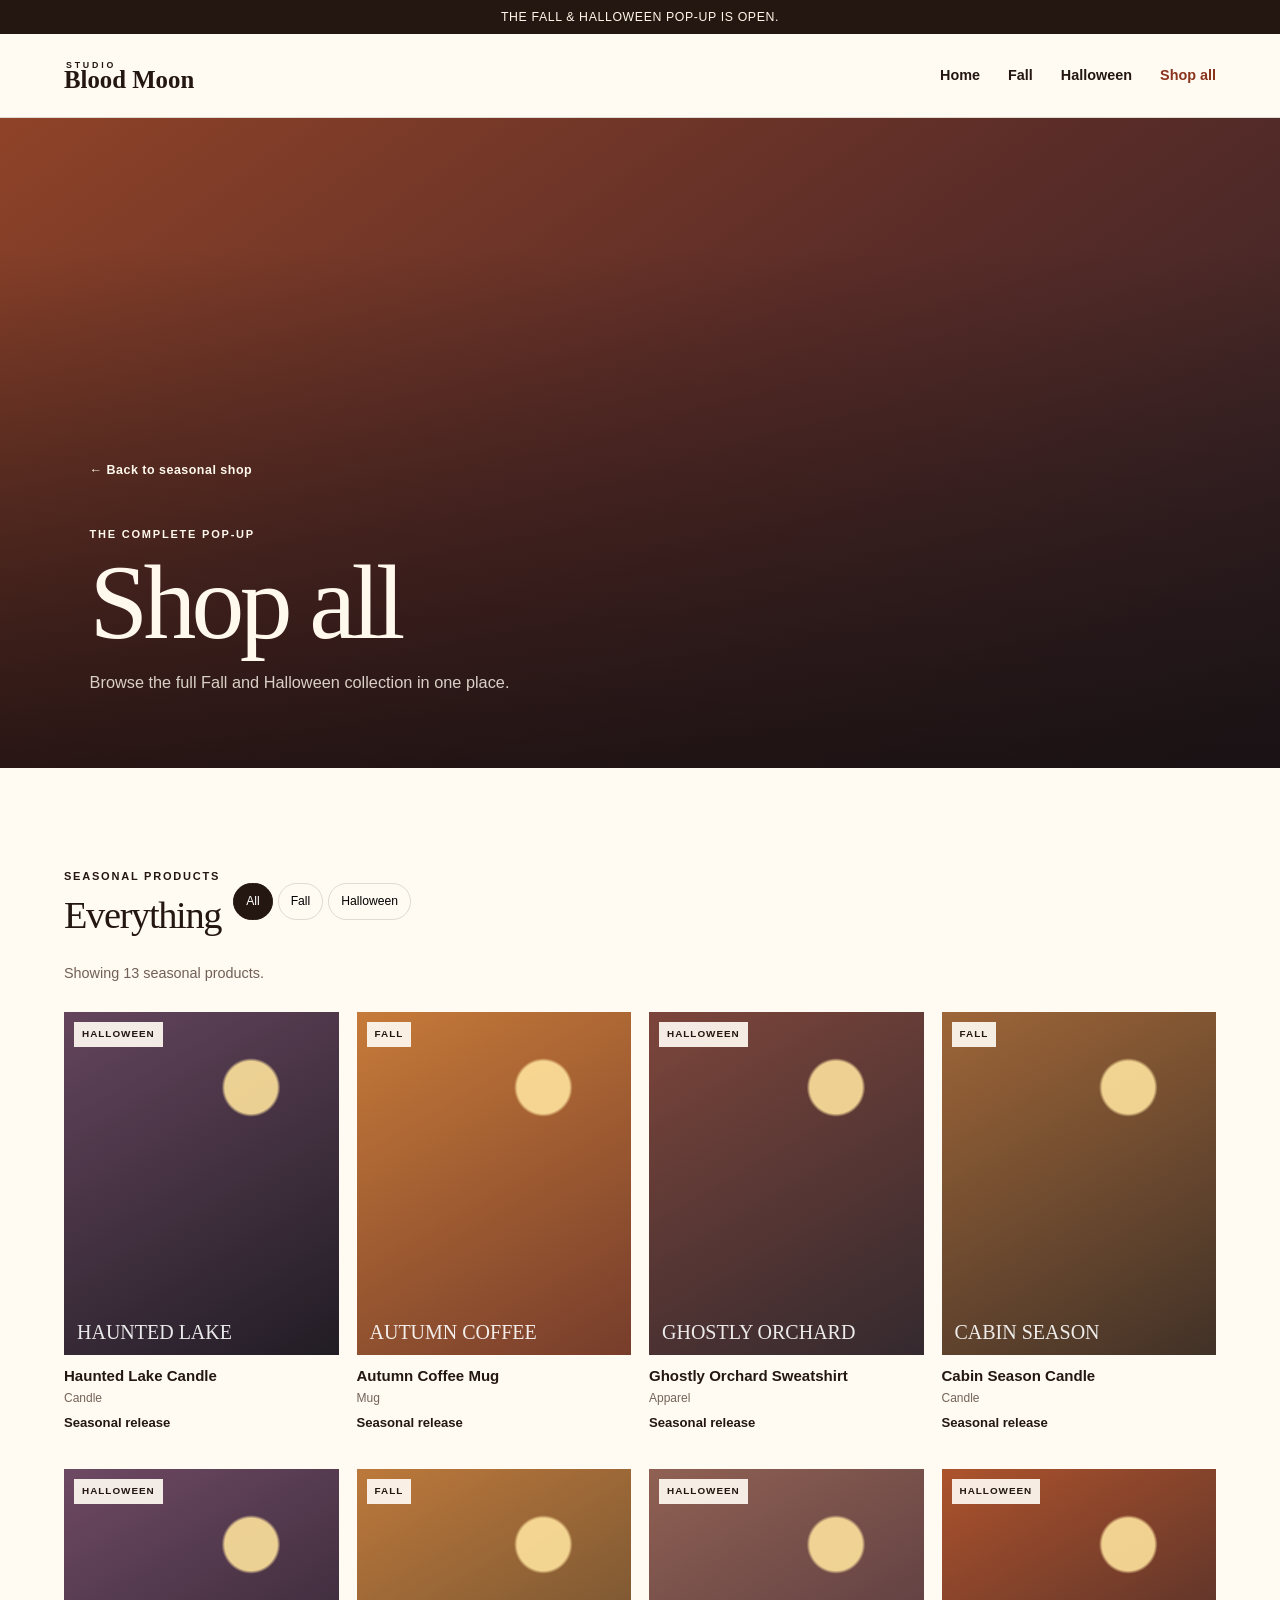
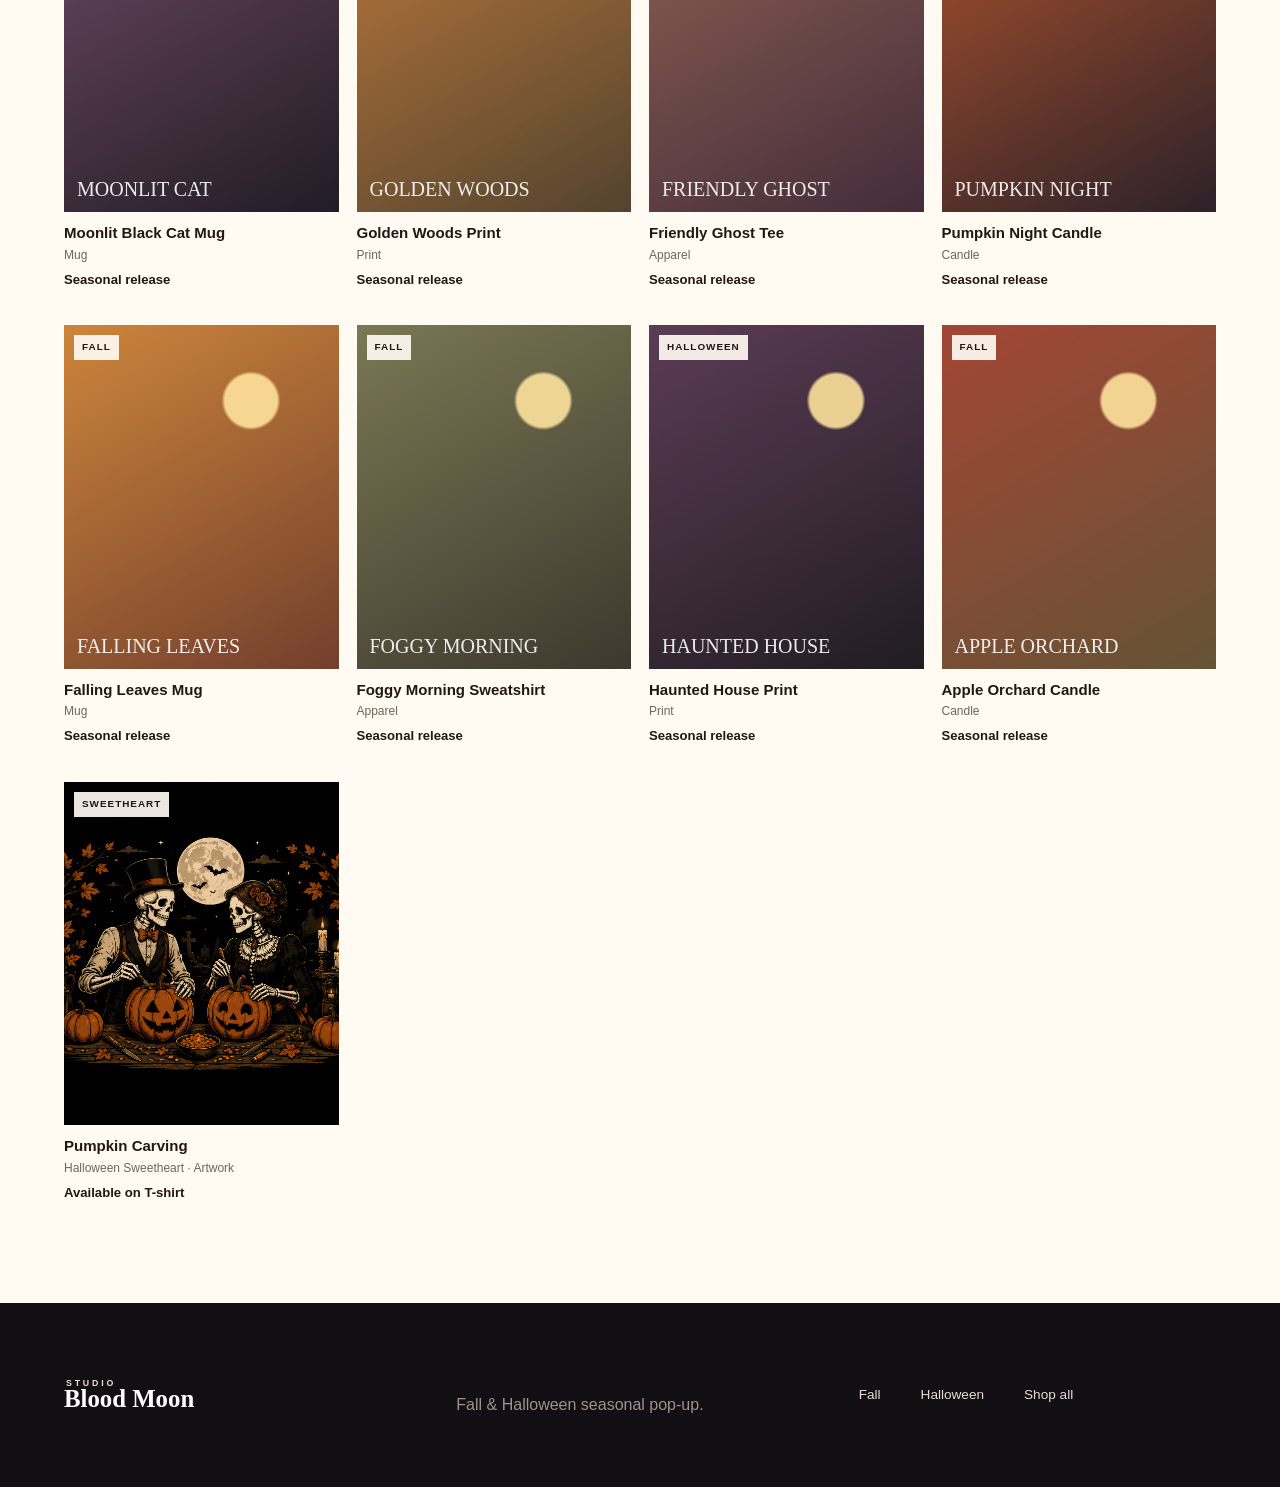
<file: shop.html>
<!doctype html><html lang="en"><head><meta charset="utf-8"><meta name="viewport" content="width=device-width, initial-scale=1, viewport-fit=cover"><meta name="theme-color" content="#5c2d28"><title>Shop All | Studio Blood Moon</title><style>
:root{
  --ink:#241711;
  --brown:#4a2a1a;
  --cream:#f7efe3;
  --paper:#fffaf2;
  --orange:#b85722;
  --rust:#8b341d;
  --gold:#d79a3a;
  --olive:#646032;
  --plum:#3d243b;
  --night:#17131d;
  --line:rgba(36,23,17,.14);
  --serif:Georgia, "Times New Roman", serif;
  --sans:Arial, Helvetica, sans-serif;
  --shadow:0 18px 50px rgba(44,25,15,.12);
}
*{box-sizing:border-box}
html{scroll-behavior:smooth}
body{margin:0;background:#fffaf2;color:var(--ink);font-family:var(--sans);line-height:1.5;padding-bottom:72px}main{background:#fffaf2}
a{color:inherit;text-decoration:none}
button,input{font:inherit}
img{max-width:100%;display:block}
.sr-only{position:absolute!important;width:1px;height:1px;padding:0;margin:-1px;overflow:hidden;clip:rect(0,0,0,0);white-space:nowrap;border:0}
.skip-link{position:fixed;left:12px;top:-50px;background:#fff;padding:10px 14px;z-index:1000;border-radius:4px}
.skip-link:focus{top:12px}
.announcement{background:var(--ink);color:#fff7e8;text-align:center;padding:8px 14px;font-size:.77rem;letter-spacing:.05em;text-transform:uppercase}
.site-header{height:72px;display:flex;align-items:center;justify-content:space-between;padding:0 20px;border-bottom:1px solid var(--line);background:rgba(255,250,242,.94);backdrop-filter:blur(14px);position:sticky;top:0;z-index:50}
.brand{display:inline-flex;flex-direction:column;line-height:.85}
.brand span{font-size:.55rem;letter-spacing:.32em;font-weight:700;margin-left:2px}
.brand strong{font-family:var(--serif);font-size:1.35rem;font-weight:600}
.desktop-nav{display:none;gap:28px;font-size:.9rem;font-weight:600}
.desktop-nav a:hover{color:var(--rust)}
.menu-button{width:44px;height:44px;border:0;background:transparent;display:grid;place-content:center;gap:5px;cursor:pointer}
.menu-button span{width:22px;height:2px;background:var(--ink);display:block;transition:.2s}
.mobile-menu{position:fixed;inset:105px 0 auto;background:var(--paper);z-index:49;padding:20px;display:grid;gap:0;border-bottom:1px solid var(--line);box-shadow:var(--shadow);transform:translateY(-140%);transition:.25s}
.mobile-menu.open{transform:translateY(0)}
.mobile-menu a{padding:15px 4px;border-bottom:1px solid var(--line);font-family:var(--serif);font-size:1.3rem}
.hero{min-height:680px;background:linear-gradient(160deg,#6f2e1c 0%,#301b19 48%,#18131b 100%);color:#fff8ed;display:grid;overflow:hidden;position:relative}
.hero-copy{padding:72px 24px 30px;position:relative;z-index:2}
.eyebrow{text-transform:uppercase;letter-spacing:.16em;font-size:.69rem;font-weight:700;margin:0 0 12px}
.hero h1,.section h2,.feature-copy h2,.mood-section h2,.newsletter h2{font-family:var(--serif);font-weight:500;line-height:.98;letter-spacing:-.035em;margin:0}
.hero h1{font-size:clamp(3.35rem,15vw,6.4rem);max-width:690px}
.hero-text{font-size:1.05rem;max-width:580px;color:rgba(255,248,237,.82);margin:22px 0 26px}
.hero-actions{display:flex;flex-direction:column;gap:10px;max-width:320px}
.button{min-height:50px;display:inline-flex;align-items:center;justify-content:center;padding:0 20px;border:1px solid transparent;font-weight:700;font-size:.9rem;transition:.2s}
.button-primary{background:#fff4df;color:var(--ink)}
.button-primary:hover{background:#fff}
.button-secondary{border-color:rgba(255,255,255,.45);color:#fff;background:rgba(255,255,255,.04)}
.button-secondary:hover{background:rgba(255,255,255,.12)}
.hero-art{height:300px;position:relative;align-self:end}
.moon{width:170px;height:170px;border-radius:50%;background:#f0b85b;position:absolute;right:10%;top:5%;box-shadow:0 0 80px rgba(240,184,91,.28)}
.hill{position:absolute;left:-10%;width:120%;border-radius:50% 50% 0 0/100% 100% 0 0}
.hill-back{height:170px;bottom:25px;background:#342735;transform:rotate(-2deg)}
.hill-front{height:120px;bottom:-10px;background:#17131d;transform:rotate(2deg)}
.tree{position:absolute;bottom:55px;width:14px;background:#17131d;transform-origin:bottom}
.tree:before,.tree:after{content:"";position:absolute;background:#17131d;width:90px;height:10px;border-radius:100%;left:-38px}
.tree:before{top:40px;transform:rotate(25deg)}.tree:after{top:85px;transform:rotate(-22deg)}
.tree-one{height:160px;left:10%;transform:rotate(-5deg)}.tree-two{height:120px;right:15%;transform:rotate(5deg)}
.house{position:absolute;bottom:55px;left:58%;width:105px;height:78px;background:#18131b}
.house:before{content:"";position:absolute;left:-13px;top:-43px;border-left:66px solid transparent;border-right:66px solid transparent;border-bottom:50px solid #18131b}
.house span,.house i{position:absolute;width:14px;height:20px;background:#df9b3d;bottom:28px}.house span{left:20px}.house i{right:20px}
.bat{position:absolute;width:20px;height:10px;z-index:2;opacity:.92}.bat:before,.bat:after{content:'';position:absolute;top:0;width:11px;height:10px;background:#17131d}.bat:before{left:0;border-radius:11px 11px 0 11px;transform:rotate(18deg)}.bat:after{right:0;border-radius:11px 11px 11px 0;transform:rotate(-18deg)}
.bat-one{right:26%;top:14%;transform:scale(.9) rotate(-10deg)}.bat-two{right:18%;top:11%;transform:scale(1.15) rotate(8deg)}.bat-three{right:9%;top:19%;transform:scale(.8) rotate(12deg)}
.collection-bats{position:absolute;right:14%;top:16%;width:180px;height:80px;pointer-events:none}.collection-bats .bat{position:absolute}
.quick-shop{display:grid;grid-template-columns:1fr 1fr;border-bottom:1px solid var(--line);background:#fff}
.quick-shop a{min-height:140px;padding:20px;border-right:1px solid var(--line);border-bottom:1px solid var(--line);display:flex;flex-direction:column;justify-content:flex-end;gap:3px}
.quick-shop strong{font-family:var(--serif);font-size:1.25rem}.quick-shop small{color:#78675d;font-size:.75rem}
.quick-icon{width:38px;height:38px;margin-bottom:auto;position:relative;display:block}
.leaf-icon{border-radius:100% 0 100% 0;background:var(--orange);transform:rotate(-30deg)}
.ghost-icon{background:var(--plum);border-radius:20px 20px 7px 7px}.ghost-icon:after{content:"··";position:absolute;color:#fff;letter-spacing:5px;top:3px;left:11px}
.candle-icon{border:2px solid var(--brown);border-radius:4px}.candle-icon:before{content:"";position:absolute;width:8px;height:13px;background:var(--gold);border-radius:100% 0 100% 100%;left:13px;top:-12px;transform:rotate(-25deg)}
.shirt-icon:before{content:"";position:absolute;inset:5px;background:var(--olive);clip-path:polygon(25% 0,40% 10%,60% 10%,75% 0,100% 20%,82% 38%,76% 28%,76% 100%,24% 100%,24% 28%,18% 38%,0 20%)}
.section{padding:64px 20px}.section.compact{padding-top:28px;padding-bottom:64px}
.section-heading{display:flex;align-items:end;justify-content:space-between;gap:16px;margin-bottom:26px}
.section-heading h2,.feature-copy h2,.mood-section h2,.newsletter h2{font-size:clamp(2.4rem,10vw,4.6rem)}
.section-heading>a{font-weight:700;font-size:.82rem;border-bottom:1px solid;padding-bottom:2px;white-space:nowrap}
.product-grid{display:grid;grid-template-columns:1fr 1fr;gap:22px 12px}
.product-row{display:grid;grid-auto-flow:column;grid-auto-columns:76%;gap:14px;overflow-x:auto;scroll-snap-type:x mandatory;padding:4px 20px 16px;margin:0 -20px;scrollbar-width:none}.product-row::-webkit-scrollbar{display:none}
.product-card{min-width:0;cursor:pointer;scroll-snap-align:start}
.product-image{aspect-ratio:4/5;position:relative;overflow:hidden;background:#ead9c6;margin-bottom:12px}.product-image.has-image:before,.product-image.has-image:after{display:none}.product-image.has-image img{width:100%;height:100%;object-fit:cover}
.product-image:before{content:"";position:absolute;inset:0;background:radial-gradient(circle at 68% 22%,rgba(255,226,154,.9) 0 8%,transparent 9%),linear-gradient(150deg,var(--c1,#8d3e24),var(--c2,#2c1c1c));opacity:.95}
.product-image:after{content:attr(data-mark);position:absolute;inset:auto 13px 13px;color:rgba(255,255,255,.9);font-family:var(--serif);font-size:1.25rem;line-height:1}
.product-card .badge{position:absolute;left:10px;top:10px;background:rgba(255,250,242,.92);padding:5px 8px;font-size:.62rem;font-weight:700;text-transform:uppercase;letter-spacing:.1em;z-index:2}
.product-info{display:grid;gap:3px}.product-info h3{font-size:.94rem;margin:0;font-weight:600;line-height:1.25}.product-info p{margin:0;color:#746459;font-size:.75rem}.product-info strong{font-size:.82rem;margin-top:3px}
.split-feature{display:grid;background:var(--cream)}
.feature-image{min-height:420px;position:relative;display:grid;place-items:end start;overflow:hidden;padding:24px;color:white}
.feature-image>span{position:relative;z-index:2;font-size:.7rem;letter-spacing:.18em;font-weight:700}
.autumn-feature{background:linear-gradient(145deg,#d18a38,#8e3f22 55%,#4a281d)}
.halloween-feature{background:linear-gradient(145deg,#5d3658,#291d31 58%,#15121a)}
.feature-shape{position:absolute;width:340px;height:340px;border-radius:50%;background:rgba(255,220,151,.65);right:-80px;top:25px}
.feature-shape:before{content:"";position:absolute;left:-80px;bottom:-80px;width:260px;height:190px;background:#3a2a21;border-radius:50% 50% 0 0;transform:rotate(9deg)}
.halloween-feature .feature-shape{background:#d58e41}.halloween-feature .feature-shape:before{background:#15121a}
.feature-copy{padding:52px 24px 60px;display:flex;flex-direction:column;justify-content:center}
.feature-copy p:not(.eyebrow){color:#705e53;max-width:560px;font-size:1rem;margin:20px 0}
.sweetheart-spotlight{display:grid;background:#f1dfd9;isolation:isolate;overflow:hidden}
.sweetheart-visual{min-height:360px;position:relative;overflow:hidden;background:radial-gradient(circle at 72% 22%,rgba(241,184,91,.92) 0 9%,transparent 10%),linear-gradient(145deg,#94546d,#56334f 62%,#352331);display:flex;align-items:flex-end;padding:26px;color:#fff;isolation:isolate}
.sweetheart-visual:before{content:'';position:absolute;right:10%;bottom:-90px;width:220px;height:220px;border-radius:50%;background:rgba(255,186,105,.22)}
.sweetheart-visual .bat{z-index:1}.sweetheart-badge{position:relative;z-index:2;background:rgba(255,248,237,.18);padding:10px 12px;border:1px solid rgba(255,255,255,.26);font-size:.76rem;letter-spacing:.12em;text-transform:uppercase;font-weight:700}
.sweetheart-copy{padding:44px 24px 52px;display:flex;flex-direction:column;justify-content:center}
.sweetheart-copy h2{font-family:var(--serif);font-size:clamp(2.5rem,11vw,4.8rem);line-height:.95;letter-spacing:-.04em;margin:0;font-weight:500}
.sweetheart-copy p{color:#705e53;max-width:560px;margin:18px 0 0}
.text-link{font-weight:700;display:inline-flex;gap:8px;align-items:center}.text-link span{transition:.2s}.text-link:hover span{transform:translateX(5px)}
.mood-section{padding:70px 20px;background:var(--night);color:#fff8ed}.section-heading.light{color:#fff8ed}
.mood-grid{display:grid;grid-template-columns:1fr 1fr;gap:10px}
.mood-card{aspect-ratio:1/1.15;position:relative;overflow:hidden;padding:15px;display:flex;align-items:flex-end;font-family:var(--serif);font-size:1.25rem}
.mood-card:before{content:"";position:absolute;inset:0;background:linear-gradient(transparent 35%,rgba(0,0,0,.65))}.mood-card span{position:relative;z-index:1}
.mood-cozy{background:linear-gradient(145deg,#d28a36,#8e462a)}.mood-haunted{background:radial-gradient(circle at 68% 30%,#e2a34b 0 15%,transparent 16%),linear-gradient(145deg,#554059,#17131c)}.mood-whimsical{background:linear-gradient(145deg,#9a6642,#4a2631)}.mood-woods{background:linear-gradient(145deg,#878348,#342e22)}
.category-grid{display:grid;gap:12px}
.category-card{display:grid;grid-template-columns:118px 1fr;align-items:center;border:1px solid var(--line);background:#fff;min-height:126px;overflow:hidden}.category-card>span{padding:16px;display:grid;gap:4px}.category-card strong{font-family:var(--serif);font-size:1.35rem}.category-card small{color:#76665c}
.category-visual{height:100%;display:grid;place-items:center;background:#ead8c5;position:relative;overflow:hidden}.category-visual:before{content:"";position:absolute;inset:0;background:linear-gradient(145deg,rgba(255,255,255,.15),rgba(75,36,24,.18))}
.jar{width:48px;height:66px;border-radius:5px 5px 12px 12px;background:#f6ead2;border:3px solid #4e2f21;position:relative}.jar:before{content:"";position:absolute;left:8px;right:8px;top:24px;height:18px;background:#ad5a31}.jar i{position:absolute;width:8px;height:15px;background:#d98e36;border-radius:100% 0 100% 100%;left:17px;top:-21px;transform:rotate(-25deg)}
.mug{width:56px;height:52px;border-radius:4px 4px 13px 13px;background:#f0e3cf;border:3px solid #4e2f21;position:relative}.mug:after{content:"";position:absolute;width:22px;height:28px;border:4px solid #4e2f21;border-left:0;right:-24px;top:7px;border-radius:0 15px 15px 0}.mug i{position:absolute;inset:13px 12px;background:#8c3b25;border-radius:50%}
.sweatshirt{width:74px;height:68px;background:#4b2b2a;clip-path:polygon(25% 0,40% 10%,60% 10%,75% 0,100% 20%,82% 38%,76% 28%,76% 100%,24% 100%,24% 28%,18% 38%,0 20%);position:relative}.sweatshirt i{position:absolute;width:20px;height:20px;border-radius:50%;background:#d38d3e;left:27px;top:28px}
.print{width:62px;height:78px;background:#f6ead5;border:5px solid #3f281f;box-shadow:8px 8px 0 rgba(52,31,22,.18);position:relative}.print i{position:absolute;inset:8px;background:radial-gradient(circle at 65% 25%,#e0a84f 0 14%,transparent 15%),linear-gradient(150deg,#8e4127,#2f252d)}
.filters{display:flex;gap:5px;overflow:auto}.filter{border:1px solid var(--line);background:transparent;padding:8px 12px;border-radius:99px;font-size:.76rem;cursor:pointer}.filter.active{background:var(--ink);color:white;border-color:var(--ink)}
.newsletter{background:var(--orange);color:#fff9ef;padding:70px 22px;text-align:center}.newsletter h2{max-width:760px;margin:0 auto 25px}.newsletter form{display:flex;max-width:560px;margin:auto;position:relative}.newsletter input{min-width:0;flex:1;border:0;padding:15px;background:#fffaf2;color:var(--ink)}.newsletter button{border:0;background:var(--ink);color:white;padding:0 18px;font-weight:700}.newsletter .success{display:none;position:absolute;top:62px;left:0;right:0}.newsletter form.submitted .success{display:block}
footer{background:#120f14;color:#e9ddcf;padding:54px 22px 95px;display:grid;gap:25px}footer p{color:#9f9187;margin:0}footer>div{display:flex;gap:20px;flex-wrap:wrap;font-size:.85rem}.footer-brand strong{color:white}
.mobile-dock{position:fixed;bottom:0;left:0;right:0;height:64px;background:rgba(24,18,19,.97);color:#fff7eb;display:grid;grid-template-columns:repeat(4,1fr);z-index:60;padding-bottom:env(safe-area-inset-bottom)}.mobile-dock a{display:grid;place-items:center;font-size:.67rem;font-weight:700;letter-spacing:.03em}.mobile-dock a:active{background:rgba(255,255,255,.08)}
.product-modal{position:fixed;inset:0;z-index:100;display:none}.product-modal.open{display:block}.modal-backdrop{position:absolute;inset:0;background:rgba(18,12,13,.72);backdrop-filter:blur(4px)}.modal-panel{position:absolute;left:0;right:0;bottom:0;background:var(--paper);max-height:92vh;overflow:auto;border-radius:18px 18px 0 0}.modal-close{position:absolute;right:13px;top:13px;width:42px;height:42px;border:0;border-radius:50%;font-size:1.7rem;background:rgba(255,250,242,.92);z-index:3}.modal-image{aspect-ratio:4/3;background:linear-gradient(145deg,#8c4228,#2b2026)}.modal-content{padding:26px 22px 34px}.modal-content h2{font-family:var(--serif);font-size:2.35rem;line-height:1;margin:0 0 14px}.modal-content>p:not(.eyebrow){color:#715f55;margin-bottom:25px}.button.full{width:100%}
@media(min-width:720px){body{padding-bottom:0}.site-header{padding:0 36px}.desktop-nav{display:flex}.menu-button,.mobile-menu,.mobile-dock{display:none}.hero{min-height:710px;grid-template-columns:1.12fr .88fr}.hero-copy{padding:125px 5vw}.hero-art{height:100%;align-self:stretch}.moon{width:310px;height:310px;top:18%;right:4%}.hill-back{height:310px;bottom:90px}.hill-front{height:250px}.tree-one{height:280px;bottom:145px}.tree-two{height:220px;bottom:125px}.house{bottom:135px;left:46%;transform:scale(1.4)}.quick-shop{grid-template-columns:repeat(4,1fr)}.quick-shop a{border-bottom:0;min-height:180px;padding:30px}.section{padding:100px 5vw}.product-grid{grid-template-columns:repeat(4,1fr);gap:36px 18px}.product-row{grid-auto-columns:31%;padding-left:5vw;padding-right:5vw;margin-left:-5vw;margin-right:-5vw}.split-feature{grid-template-columns:1fr 1fr;min-height:650px}.split-feature.reverse .feature-image{order:2}.split-feature.reverse .feature-copy{order:1}.feature-copy{padding:70px 8vw}.feature-image{min-height:650px}.mood-section{padding:100px 5vw}.mood-grid{grid-template-columns:repeat(4,1fr)}.mood-card{aspect-ratio:3/4;font-size:1.6rem}.category-grid{grid-template-columns:1fr 1fr}.category-card{grid-template-columns:42% 1fr;min-height:210px}.newsletter{padding:100px 5vw}footer{padding:70px 5vw;grid-template-columns:1fr 1fr 1fr;align-items:end}.modal-panel{left:50%;right:auto;bottom:50%;transform:translate(-50%,50%);width:min(900px,90vw);border-radius:12px;display:grid;grid-template-columns:1fr 1fr;overflow:hidden}.modal-image{aspect-ratio:auto;min-height:520px}.modal-content{padding:60px 42px;display:flex;flex-direction:column;justify-content:center}}
@media(min-width:1100px){.site-header{height:84px;padding:0 5vw}.brand strong{font-size:1.55rem}.hero-copy{padding-left:7vw}.hero h1{font-size:6.6rem}.product-row{grid-auto-columns:24%}.category-grid{grid-template-columns:repeat(4,1fr)}.category-card{display:flex;flex-direction:column;align-items:stretch}.category-visual{height:270px}.category-card>span{min-height:120px}.section-heading h2,.feature-copy h2,.mood-section h2,.newsletter h2{font-size:4.8rem}}
@media(prefers-reduced-motion:reduce){html{scroll-behavior:auto}*{transition:none!important}}

/* Mobile-first refinement pass */
a,button,input,.product-card{touch-action:manipulation}
.brand{min-height:44px;justify-content:center}
.section-heading>a,.text-link,footer>div a{min-height:44px;display:inline-flex;align-items:center}
footer>div a{padding-inline:10px}
a:focus-visible,button:focus-visible,input:focus-visible,.product-card:focus-visible{outline:3px solid var(--gold);outline-offset:3px}
section[id],a[id]{scroll-margin-top:84px}
.menu-button[aria-expanded="true"] span:nth-child(1){transform:translateY(7px) rotate(45deg)}
.menu-button[aria-expanded="true"] span:nth-child(2){opacity:0}
.menu-button[aria-expanded="true"] span:nth-child(3){transform:translateY(-7px) rotate(-45deg)}

@media(max-width:719px){
  body{padding-bottom:calc(72px + env(safe-area-inset-bottom))}
  .site-header{backdrop-filter:none}
  body.menu-open{overflow:hidden}
  .mobile-menu{
    top:var(--mobile-menu-top,105px);
    bottom:calc(64px + env(safe-area-inset-bottom));
    inset-inline:0;
    padding:20px;
    overflow-y:auto;
    max-height:none;
    transform:translateY(-115%);
    pointer-events:none;
  }
  .mobile-menu.open{transform:translateY(0);pointer-events:auto}
  .mobile-menu a{min-height:62px;display:flex;align-items:center}
  .mobile-dock{height:calc(64px + env(safe-area-inset-bottom));padding-bottom:env(safe-area-inset-bottom)}
  .all-products .section-heading{align-items:flex-start;flex-direction:column}
  .filters{width:100%;padding-bottom:2px}
  .filter{min-height:44px;padding:9px 16px;flex:0 0 auto}
  .newsletter form{display:grid;gap:8px}
  .newsletter input,.newsletter button{min-height:50px;width:100%}
  .newsletter .success{position:static;margin-top:4px}
  .modal-panel{padding-bottom:env(safe-area-inset-bottom)}
}

@media(max-width:359px){
  .announcement{display:none}
  .site-header{height:68px;padding-inline:18px}
  .brand strong{font-size:1.25rem}
  .hero{min-height:620px}
  .hero-copy{padding:52px 20px 14px}
  .hero h1{font-size:2.9rem}
  .hero-text{font-size:.96rem;line-height:1.45;margin:17px 0 20px}
  .hero-actions{gap:8px}
  .button{min-height:48px}
  .hero-art{height:220px}
  .moon{width:132px;height:132px}
  .hill-back{height:135px}
  .hill-front{height:95px}
  .quick-shop a{min-height:126px;padding:16px}
  .section{padding-inline:16px}
  .product-grid{gap:20px 10px}
  .product-row{margin-inline:-16px;padding-inline:16px}
  .mood-section{padding-inline:16px}
  .category-card{grid-template-columns:104px 1fr}
}

@media(min-width:720px){
  .newsletter form{display:flex;gap:0}
  .newsletter input{min-height:50px}
  .newsletter button{min-height:50px}
}

/* Multi-page storefront */
.page-home .hero{min-height:640px}
.season-choices{display:grid;gap:14px;padding:18px 20px 64px;background:var(--paper)}
.season-choice{min-height:360px;padding:26px;display:flex;flex-direction:column;justify-content:flex-end;position:relative;overflow:hidden;color:#fff;border-radius:2px}
.season-choice:before{content:"";position:absolute;inset:0;background:linear-gradient(180deg,transparent 22%,rgba(20,13,14,.78));z-index:1}
.season-choice>*{position:relative;z-index:2}
.season-choice .eyebrow{margin-bottom:8px;color:rgba(255,255,255,.78)}
.season-choice h2{font-family:var(--serif);font-size:clamp(2.5rem,12vw,4.5rem);line-height:.95;margin:0 0 12px;font-weight:500;letter-spacing:-.035em}
.season-choice p{max-width:420px;margin:0 0 18px;color:rgba(255,255,255,.82)}
.season-choice .text-link{color:#fff}
.season-fall{background:radial-gradient(circle at 74% 20%,rgba(248,199,104,.72) 0 10%,transparent 11%),linear-gradient(145deg,#d18b3b,#8d4328 54%,#493326)}
.season-halloween{background:radial-gradient(circle at 72% 20%,#d99b49 0 9%,transparent 10%),linear-gradient(145deg,#6e485f,#302235 56%,#17131d)}

.collection-hero{min-height:510px;color:#fff8ed;display:grid;align-items:end;padding:56px 22px 44px;position:relative;overflow:hidden}
.collection-hero:after{content:"";position:absolute;inset:0;background:linear-gradient(180deg,transparent 20%,rgba(18,12,13,.72));pointer-events:none}
.collection-hero>*{position:relative;z-index:1}
.collection-hero.fall{background:radial-gradient(circle at 73% 17%,rgba(255,210,120,.75) 0 10%,transparent 11%),linear-gradient(145deg,#d28c3d,#8f4328 56%,#4b3324)}
.collection-hero.halloween{background:radial-gradient(circle at 73% 17%,#d99a47 0 9%,transparent 10%),linear-gradient(145deg,#70495f,#302236 58%,#17131d)}
.collection-hero.halloween .collection-bats .bat:before,.collection-hero.halloween .collection-bats .bat:after{background:#1b141e}
.collection-hero.shop{background:linear-gradient(145deg,#8f4328,#5c2d28 48%,#2b2026)}
.breadcrumb{display:inline-flex;align-items:center;gap:8px;min-height:44px;font-weight:700;font-size:.78rem;letter-spacing:.04em;margin-bottom:34px}
.collection-hero h1{font-family:var(--serif);font-size:clamp(3.6rem,16vw,6.6rem);line-height:.9;font-weight:500;letter-spacing:-.045em;margin:0;max-width:760px}
.collection-hero p:not(.eyebrow){max-width:620px;color:rgba(255,248,237,.82);font-size:1.02rem;margin:20px 0 0}
.collection-intro{padding-top:50px;padding-bottom:24px}
.collection-intro p:last-child{max-width:680px;color:#715f55;margin:16px 0 0}
.collection-products{padding-top:30px}
.collection-products .product-grid{grid-template-columns:1fr 1fr}
.collection-links{display:grid;gap:12px;margin-top:28px}
.collection-links a{min-height:54px;border:1px solid var(--line);display:flex;align-items:center;justify-content:space-between;padding:0 17px;font-weight:700;background:#fff}
.collection-links a span{font-size:1.2rem}
.shop-controls{display:grid;gap:12px;margin-bottom:28px}
.shop-controls .filters{width:100%}
.shop-note{color:#716057;font-size:.9rem;margin:0}
.site-header .desktop-nav a[aria-current="page"],.mobile-dock a[aria-current="page"]{color:var(--rust)}
.mobile-dock a[aria-current="page"]{background:rgba(255,255,255,.08);color:#fff2cf}
.page-title-small{font-family:var(--serif);font-size:2.4rem;margin:0}

@media(min-width:720px){
  .season-choices{grid-template-columns:1fr 1fr;padding:28px 5vw 100px;gap:18px}
  .season-choice{min-height:590px;padding:42px}
  .collection-hero{min-height:650px;padding:90px 7vw 74px}
  .collection-intro{padding-top:80px}
  .collection-products .product-grid{grid-template-columns:repeat(3,1fr)}
  .collection-links{grid-template-columns:repeat(3,1fr)}
  .sweetheart-spotlight{grid-template-columns:1fr 1fr}.sweetheart-visual{min-height:520px}.sweetheart-copy{padding:64px 7vw}
  .shop-controls{display:flex;align-items:center;justify-content:space-between}
}
@media(min-width:1100px){
  .page-home .hero{min-height:680px}
  .season-choice{min-height:640px}
  .collection-products .product-grid{grid-template-columns:repeat(4,1fr)}
}

</style></head>
<body data-page="shop"><a class="skip-link" href="#main">Skip to products</a><div class="announcement">The Fall & Halloween pop-up is open.</div>
<header class="site-header"><a class="brand" href="index.html"><span>STUDIO</span><strong>Blood Moon</strong></a><nav class="desktop-nav"><a href="index.html">Home</a><a href="fall.html">Fall</a><a href="halloween.html">Halloween</a><a href="shop.html" aria-current="page">Shop all</a></nav><button class="menu-button" id="menuButton" aria-label="Open menu" aria-expanded="false"><span></span><span></span><span></span></button></header>
<div class="mobile-menu" id="mobileMenu" aria-hidden="true"><a href="index.html">Home</a><a href="fall.html">Fall collection</a><a href="halloween.html">Halloween collection</a><a href="shop.html">Shop all products</a></div>
<main id="main"><section class="collection-hero shop"><div><a class="breadcrumb" href="index.html">← Back to seasonal shop</a><p class="eyebrow">The complete pop-up</p><h1>Shop all</h1><p>Browse the full Fall and Halloween collection in one place.</p></div></section>
<section class="section all-products"><div class="shop-controls"><div><p class="eyebrow">Seasonal products</p><h2 class="page-title-small" id="shopHeading">Everything</h2></div><div class="filters" role="group" aria-label="Filter products"><button class="filter active" data-filter="all">All</button><button class="filter" data-filter="fall">Fall</button><button class="filter" data-filter="halloween">Halloween</button></div></div><p class="shop-note" id="shopNote">Showing the complete seasonal pop-up.</p><div class="product-grid" id="allProducts" style="margin-top:28px"></div></section></main>
<footer><a class="brand footer-brand" href="index.html"><span>STUDIO</span><strong>Blood Moon</strong></a><p>Fall & Halloween seasonal pop-up.</p><div><a href="fall.html">Fall</a><a href="halloween.html">Halloween</a><a href="shop.html">Shop all</a></div></footer>
<nav class="mobile-dock"><a href="index.html"><span>Home</span></a><a href="fall.html"><span>Fall</span></a><a href="halloween.html"><span>Halloween</span></a><a href="shop.html" aria-current="page"><span>Shop all</span></a></nav>
<div class="product-modal" id="productModal" aria-hidden="true"><div class="modal-backdrop" data-close-modal></div><div class="modal-panel" role="dialog" aria-modal="true" aria-labelledby="modalTitle"><button class="modal-close" data-close-modal>×</button><div class="modal-image" id="modalImage"></div><div class="modal-content"><p class="eyebrow" id="modalCollection"></p><h2 id="modalTitle"></h2><p id="modalDescription"></p><a class="button button-primary full" id="modalLink" href="#">View product</a></div></div></div><script>
const products = [
  {id:1,name:'Haunted Lake Candle',type:'Candle',season:'halloween',collection:'core',price:'Seasonal release',mark:'HAUNTED LAKE',c1:'#5d3d57',c2:'#17131c',desc:'A foggy, moonlit design created for quiet evenings and spooky-season rooms.'},
  {id:2,name:'Autumn Coffee Mug',type:'Mug',season:'fall',collection:'core',price:'Seasonal release',mark:'AUTUMN COFFEE',c1:'#c57632',c2:'#713523',desc:'Warm fall color designed for coffee, tea, cocoa, and slow mornings.'},
  {id:3,name:'Ghostly Orchard Sweatshirt',type:'Apparel',season:'halloween',collection:'core',price:'Seasonal release',mark:'GHOSTLY ORCHARD',c1:'#773e34',c2:'#2b2027',desc:'A cozy seasonal layer with a haunted orchard atmosphere.'},
  {id:4,name:'Cabin Season Candle',type:'Candle',season:'fall',collection:'core',price:'Seasonal release',mark:'CABIN SEASON',c1:'#9a6031',c2:'#39291f',desc:'A warm cabin-inspired piece for the crispest part of the year.'},
  {id:5,name:'Moonlit Black Cat Mug',type:'Mug',season:'halloween',collection:'core',price:'Seasonal release',mark:'MOONLIT CAT',c1:'#68425e',c2:'#17131d',desc:'A playful black-cat design with a rich night-sky palette.'},
  {id:6,name:'Golden Woods Print',type:'Print',season:'fall',collection:'core',price:'Seasonal release',mark:'GOLDEN WOODS',c1:'#bb7434',c2:'#4c3c27',desc:'An autumn landscape made to bring warm woodland color indoors.'},
  {id:7,name:'Friendly Ghost Tee',type:'Apparel',season:'halloween',collection:'core',price:'Seasonal release',mark:'FRIENDLY GHOST',c1:'#8c5b4d',c2:'#3b2433',desc:'Lighthearted Halloween artwork for people who prefer cozy frights.'},
  {id:8,name:'Pumpkin Night Candle',type:'Candle',season:'halloween',collection:'core',price:'Seasonal release',mark:'PUMPKIN NIGHT',c1:'#aa4c24',c2:'#241821',desc:'Deep orange, soft moonlight, and a little old-fashioned Halloween atmosphere.'},
  {id:9,name:'Falling Leaves Mug',type:'Mug',season:'fall',collection:'core',price:'Seasonal release',mark:'FALLING LEAVES',c1:'#cb8134',c2:'#6d3725',desc:'A simple fall design built around the colors of turning leaves.'},
  {id:10,name:'Foggy Morning Sweatshirt',type:'Apparel',season:'fall',collection:'core',price:'Seasonal release',mark:'FOGGY MORNING',c1:'#75734e',c2:'#343026',desc:'Muted woodland color and a comfortable autumn-morning mood.'},
  {id:11,name:'Haunted House Print',type:'Print',season:'halloween',collection:'core',price:'Seasonal release',mark:'HAUNTED HOUSE',c1:'#55344f',c2:'#16131a',desc:'A dark, atmospheric piece inspired by old houses and glowing windows.'},
  {id:12,name:'Apple Orchard Candle',type:'Candle',season:'fall',collection:'core',price:'Seasonal release',mark:'APPLE ORCHARD',c1:'#9f3f2e',c2:'#5e4c2e',desc:'A late-season orchard design with warm reds and earthy greens.'},
  {id:13,name:'Pumpkin Carving',type:'Artwork',season:'halloween',collection:'sweetheart',price:'Available on T-shirt',mark:'PUMPKIN CARVING',c1:'#cc7a33',c2:'#2a1b23',image:'assets/pumpkin-carving-art.png',href:'pumpkin-carving.html',desc:'A cozy pumpkin-carving date beneath the harvest moon.'},
];

const card = p => {
  const image = p.image
    ? `<div class="product-image has-image"><img src="${p.image}" alt="${p.name} artwork"><span class="badge">${p.collection === 'sweetheart' ? 'Sweetheart' : (p.season === 'fall' ? 'Fall' : 'Halloween')}</span></div>`
    : `<div class="product-image" style="--c1:${p.c1};--c2:${p.c2}" data-mark="${p.mark}"><span class="badge">${p.collection === 'sweetheart' ? 'Sweetheart' : (p.season === 'fall' ? 'Fall' : 'Halloween')}</span></div>`;
  const content = `${image}<div class="product-info"><h3>${p.name}</h3><p>${p.collection === 'sweetheart' ? 'Halloween Sweetheart · ' + p.type : p.type}</p><strong>${p.price}</strong></div>`;
  return p.href
    ? `<a class="product-card" href="${p.href}" aria-label="View ${p.name}">${content}</a>`
    : `<article class="product-card" data-id="${p.id}" tabindex="0" role="button" aria-label="View ${p.name}">${content}</article>`;
};

function renderCards(selector,list){const el=document.querySelector(selector);if(el)el.innerHTML=list.map(card).join('');}
function renderPage(){
  const page=document.body.dataset.page;
  if(page==='home') renderCards('#featuredProducts',products.filter(p=>p.collection==='sweetheart').concat(products.slice(0,3)).slice(0,4));
  if(page==='fall') renderCards('#collectionProducts',products.filter(p=>p.season==='fall'));
  if(page==='halloween') renderCards('#collectionProducts',products.filter(p=>p.season==='halloween'&&p.collection!=='sweetheart'));
  if(page==='halloween') renderCards('#sweetheartProducts',products.filter(p=>p.collection==='sweetheart'));
  if(page==='shop') renderShopFromQuery();
}

function renderShopFromQuery(){
  const params=new URLSearchParams(location.search);
  const season=params.get('season');
  const type=params.get('type');
  const collection=params.get('collection');
  let list=products;
  if(season) list=list.filter(p=>p.season===season);
  if(type) list=list.filter(p=>p.type.toLowerCase()===type.toLowerCase());
  if(collection) list=list.filter(p=>p.collection===collection);
  renderCards('#allProducts',list);
  const heading=document.querySelector('#shopHeading');
  const note=document.querySelector('#shopNote');
  if(heading){
    if(collection==='sweetheart') heading.textContent='Halloween Sweetheart';
    else if(season&&type) heading.textContent=`${season==='fall'?'Fall':'Halloween'} ${type}`;
    else if(season) heading.textContent=season==='fall'?'All Fall':'All Halloween';
    else if(type) heading.textContent=type==='Print'?'Prints & more':type;
    else heading.textContent='Everything';
  }
  if(note) note.textContent=`Showing ${list.length} seasonal ${list.length===1?'product':'products'}.`;
  if(season){
    document.querySelectorAll('.filter').forEach(b=>b.classList.toggle('active',b.dataset.filter===season));
  } else {
    document.querySelectorAll('.filter').forEach(b=>b.classList.toggle('active', b.dataset.filter==='all'));
  }
}

const menuButton=document.querySelector('#menuButton');
const mobileMenu=document.querySelector('#mobileMenu');
const siteHeader=document.querySelector('.site-header');
function syncMenuTop(){if(siteHeader)document.documentElement.style.setProperty('--mobile-menu-top',`${Math.max(0,siteHeader.getBoundingClientRect().bottom)}px`);}
function setMenu(open){if(!mobileMenu||!menuButton)return;mobileMenu.classList.toggle('open',open);menuButton.setAttribute('aria-expanded',String(open));mobileMenu.setAttribute('aria-hidden',String(!open));document.body.classList.toggle('menu-open',open);if(open)syncMenuTop();}
if(menuButton)menuButton.addEventListener('click',()=>setMenu(!mobileMenu.classList.contains('open')));
if(mobileMenu)mobileMenu.addEventListener('click',e=>{if(e.target.tagName==='A')setMenu(false)});
window.addEventListener('resize',()=>{if(mobileMenu?.classList.contains('open'))syncMenuTop()});
window.addEventListener('scroll',()=>{if(mobileMenu?.classList.contains('open'))syncMenuTop()},{passive:true});

document.addEventListener('click',e=>{const cardEl=e.target.closest('article.product-card');if(cardEl)openProduct(Number(cardEl.dataset.id));if(e.target.matches('[data-close-modal]'))closeModal();});
document.addEventListener('keydown',e=>{if((e.key==='Enter'||e.key===' ')&&document.activeElement.matches('article.product-card')){e.preventDefault();openProduct(Number(document.activeElement.dataset.id));}if(e.key==='Escape'){closeModal();setMenu(false);}});

document.querySelectorAll('.filter').forEach(btn=>btn.addEventListener('click',()=>{
  document.querySelectorAll('.filter').forEach(b=>b.classList.remove('active'));btn.classList.add('active');
  const filter=btn.dataset.filter;const list=filter==='all'?products:products.filter(p=>p.season===filter);renderCards('#allProducts',list);
  history.replaceState(null,'',filter==='all'?'shop.html':`shop.html?season=${filter}`);
  const heading=document.querySelector('#shopHeading');if(heading)heading.textContent=filter==='all'?'Everything':filter==='fall'?'All Fall':'All Halloween';
  const note=document.querySelector('#shopNote');if(note)note.textContent=`Showing ${list.length} seasonal products.`;
}));

const modal=document.querySelector('#productModal');
function openProduct(id){const p=products.find(x=>x.id===id);if(!p||!modal)return;setMenu(false);const image=document.querySelector('#modalImage');image.style.background=`radial-gradient(circle at 68% 22%,rgba(255,226,154,.9) 0 8%,transparent 9%),linear-gradient(150deg,${p.c1},${p.c2})`;document.querySelector('#modalCollection').textContent=p.collection==='sweetheart'?'Halloween Sweetheart collection':(p.season==='fall'?'Fall collection':'Halloween collection');document.querySelector('#modalTitle').textContent=p.name;document.querySelector('#modalDescription').textContent=p.desc;modal.classList.add('open');modal.setAttribute('aria-hidden','false');document.body.style.overflow='hidden';}
function closeModal(){if(!modal)return;modal.classList.remove('open');modal.setAttribute('aria-hidden','true');document.body.style.overflow='';}
renderPage();

</script></body></html>
</file>
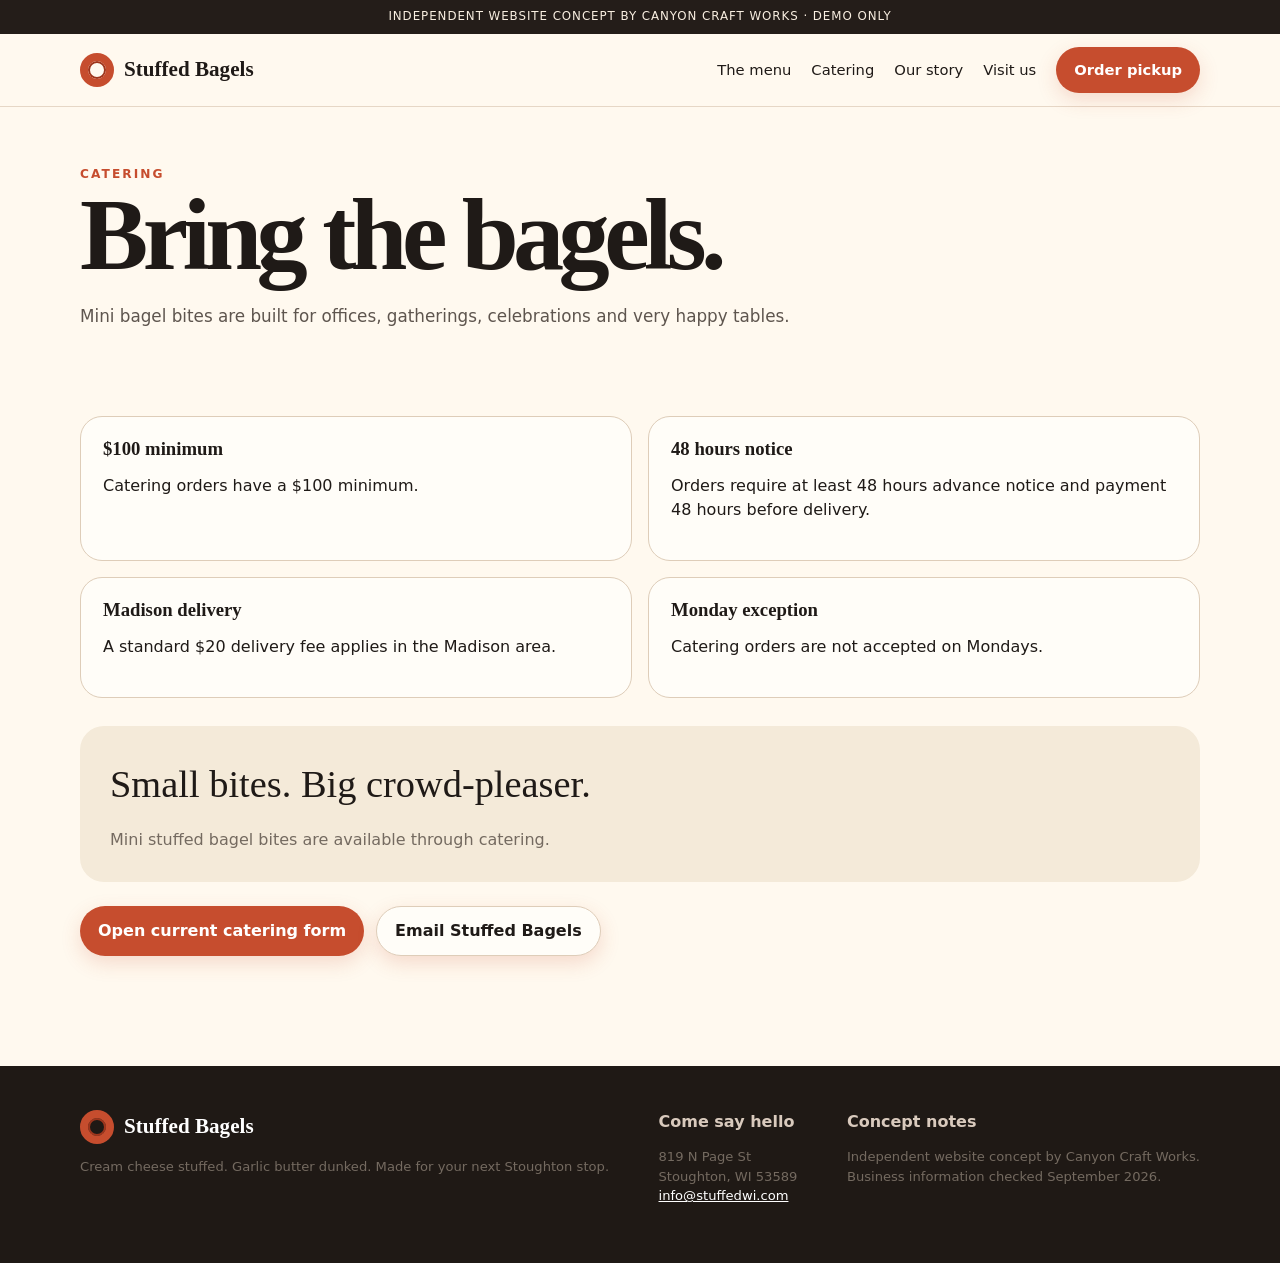
<file: stuffed-bagels-demo/catering.html>
<!doctype html><html lang="en"><head><meta charset="utf-8"><meta name="viewport" content="width=device-width,initial-scale=1"><title>Catering — Stuffed Bagels</title><link rel="stylesheet" href="styles.css"></head><body><div class="topnote">Independent website concept by Canyon Craft Works · Demo only</div>
<header class="site-head"><div class="wrap nav"><a class="brand" href="index.html"><span class="bagelmark"></span>Stuffed Bagels</a><nav class="links"><a href="menu.html">The menu</a><a href="catering.html">Catering</a><a href="story.html">Our story</a><a href="visit.html">Visit us</a><a class="pill" href="https://stuffed-bagelspreorder.square.site" target="_blank" rel="noopener">Order pickup</a></nav></div></header><main><section class="pagehero"><div class="wrap"><div class="kicker">Catering</div><h1>Bring the bagels.</h1><p class="section-lead">Mini bagel bites are built for offices, gatherings, celebrations and very happy tables.</p></div></section><section class="section" style="padding-top:16px"><div class="wrap"><div class="policy"><div class="card"><h3>$100 minimum</h3><p>Catering orders have a $100 minimum.</p></div><div class="card"><h3>48 hours notice</h3><p>Orders require at least 48 hours advance notice and payment 48 hours before delivery.</p></div><div class="card"><h3>Madison delivery</h3><p>A standard $20 delivery fee applies in the Madison area.</p></div><div class="card"><h3>Monday exception</h3><p>Catering orders are not accepted on Mondays.</p></div></div><div class="quote"><blockquote>Small bites. Big crowd-pleaser.</blockquote><cite>Mini stuffed bagel bites are available through catering.</cite></div><div class="actions"><a class="pill" href="https://www.stuffedwi.com/catering" target="_blank" rel="noopener">Open current catering form</a><a class="pill light" href="mailto:info@stuffedwi.com">Email Stuffed Bagels</a></div></div></section></main><footer class="footer"><div class="wrap footgrid"><div><a class="brand" href="index.html"><span class="bagelmark"></span>Stuffed Bagels</a><p class="mini">Cream cheese stuffed. Garlic butter dunked. Made for your next Stoughton stop.</p></div><div><b>Come say hello</b><p class="mini">819 N Page St<br>Stoughton, WI 53589<br><a href="mailto:info@stuffedwi.com">info@stuffedwi.com</a></p></div><div><b>Concept notes</b><p class="mini">Independent website concept by Canyon Craft Works.<br>Business information checked September 2026.</p></div></div></footer><div class="mobile-cta"><a class="pill" href="https://stuffed-bagelspreorder.square.site" target="_blank" rel="noopener">Order pickup</a></div></body></html>
</file>
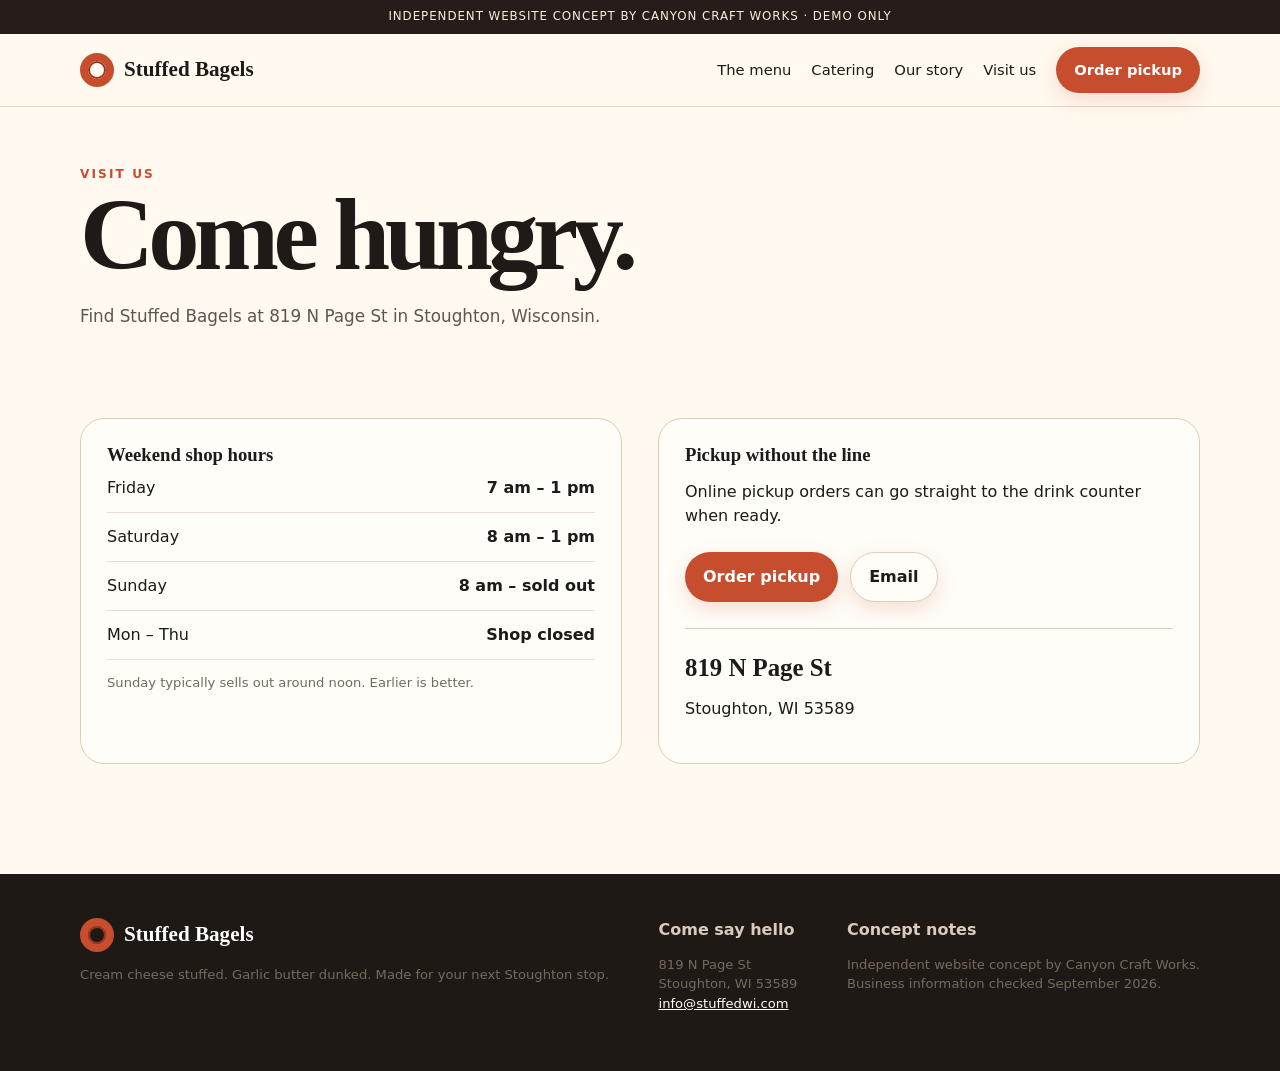
<file: stuffed-bagels-demo/visit.html>
<!doctype html><html lang="en"><head><meta charset="utf-8"><meta name="viewport" content="width=device-width,initial-scale=1"><title>Visit Us — Stuffed Bagels</title><link rel="stylesheet" href="styles.css"></head><body><div class="topnote">Independent website concept by Canyon Craft Works · Demo only</div>
<header class="site-head"><div class="wrap nav"><a class="brand" href="index.html"><span class="bagelmark"></span>Stuffed Bagels</a><nav class="links"><a href="menu.html">The menu</a><a href="catering.html">Catering</a><a href="story.html">Our story</a><a href="visit.html">Visit us</a><a class="pill" href="https://stuffed-bagelspreorder.square.site" target="_blank" rel="noopener">Order pickup</a></nav></div></header><main><section class="pagehero"><div class="wrap"><div class="kicker">Visit us</div><h1>Come hungry.</h1><p class="section-lead">Find Stuffed Bagels at 819 N Page St in Stoughton, Wisconsin.</p></div></section><section class="section" style="padding-top:18px"><div class="wrap"><div class="hours"><div class="hoursbox"><h3>Weekend shop hours</h3><div class="hoursline"><span>Friday</span><b>7 am – 1 pm</b></div><div class="hoursline"><span>Saturday</span><b>8 am – 1 pm</b></div><div class="hoursline"><span>Sunday</span><b>8 am – sold out</b></div><div class="hoursline"><span>Mon – Thu</span><b>Shop closed</b></div><p class="mini">Sunday typically sells out around noon. Earlier is better.</p></div><div class="hoursbox"><h3>Pickup without the line</h3><p>Online pickup orders can go straight to the drink counter when ready.</p><div class="actions"><a class="pill" href="https://stuffed-bagelspreorder.square.site" target="_blank" rel="noopener">Order pickup</a><a class="pill light" href="mailto:info@stuffedwi.com">Email</a></div><hr style="border:0;border-top:1px solid var(--line);margin:26px 0"><h3 style="font-size:1.55rem">819 N Page St</h3><p>Stoughton, WI 53589</p></div></div></div></section></main><footer class="footer"><div class="wrap footgrid"><div><a class="brand" href="index.html"><span class="bagelmark"></span>Stuffed Bagels</a><p class="mini">Cream cheese stuffed. Garlic butter dunked. Made for your next Stoughton stop.</p></div><div><b>Come say hello</b><p class="mini">819 N Page St<br>Stoughton, WI 53589<br><a href="mailto:info@stuffedwi.com">info@stuffedwi.com</a></p></div><div><b>Concept notes</b><p class="mini">Independent website concept by Canyon Craft Works.<br>Business information checked September 2026.</p></div></div></footer><div class="mobile-cta"><a class="pill" href="https://stuffed-bagelspreorder.square.site" target="_blank" rel="noopener">Order pickup</a></div></body></html>
</file>
<file: stuffed-bagels-demo/styles.css>
:root{--ink:#1f1a17;--cream:#fff9ef;--paper:#f4ead9;--tomato:#c64d2e;--gold:#e6a44b;--sage:#64725a;--muted:#746a60;--line:#decdb9;--white:#fffdf8}
*{box-sizing:border-box}html{scroll-behavior:smooth}body{margin:0;font-family:Inter,ui-sans-serif,system-ui,-apple-system,BlinkMacSystemFont,"Segoe UI",sans-serif;background:var(--cream);color:var(--ink);line-height:1.5}a{color:inherit}.wrap{width:min(1120px,calc(100% - 32px));margin:auto}.topnote{background:#241d19;color:#f9efe1;font-size:.74rem;letter-spacing:.08em;text-transform:uppercase;text-align:center;padding:8px 16px}.site-head{position:sticky;top:0;z-index:20;background:rgba(255,249,239,.95);backdrop-filter:blur(12px);border-bottom:1px solid rgba(222,205,185,.75)}.nav{display:flex;align-items:center;justify-content:space-between;gap:24px;min-height:72px}.brand{text-decoration:none;display:flex;align-items:center;gap:10px;font-family:Georgia,serif;font-weight:700;font-size:1.32rem}.bagelmark{width:34px;height:34px;border:8px solid var(--tomato);border-radius:50%;display:inline-block;box-shadow:inset 0 0 0 2px #9e351c}.links{display:flex;align-items:center;gap:20px;font-size:.92rem}.links a{text-decoration:none}.pill{display:inline-flex;align-items:center;justify-content:center;text-decoration:none;background:var(--tomato);color:white;border-radius:999px;padding:12px 18px;font-weight:800;box-shadow:0 7px 20px rgba(198,77,46,.18)}.pill.light{background:var(--white);color:var(--ink);border:1px solid var(--line)}.hero{padding:56px 0 36px}.hero-grid{display:grid;grid-template-columns:1.05fr .95fr;gap:48px;align-items:center}.kicker{font-size:.76rem;letter-spacing:.17em;font-weight:800;text-transform:uppercase;color:var(--tomato)}h1,h2,h3{font-family:Georgia,"Times New Roman",serif;line-height:1.02;margin:0}h1{font-size:clamp(3rem,7vw,6.8rem);letter-spacing:-.055em;max-width:740px}.hero p{font-size:1.12rem;color:#544b44;max-width:620px}.actions{display:flex;gap:12px;flex-wrap:wrap;margin-top:24px}.photo{background:#eee;border-radius:28px;overflow:hidden;box-shadow:0 24px 70px rgba(64,38,22,.16);min-height:460px}.photo img{width:100%;height:100%;min-height:460px;object-fit:cover;display:block}.statrow{display:grid;grid-template-columns:repeat(3,1fr);gap:12px;margin-top:32px}.stat{border-top:1px solid var(--line);padding-top:14px}.stat b{display:block;font-family:Georgia,serif;font-size:1.2rem}.stat span{font-size:.84rem;color:var(--muted)}section.band{background:#261e1a;color:#fff8ee;padding:64px 0}.band h2{font-size:clamp(2.3rem,5vw,4.5rem);max-width:850px}.band p{color:#d8c8ba;max-width:700px}.grid4{display:grid;grid-template-columns:repeat(4,1fr);gap:16px;margin-top:28px}.card{background:var(--white);border:1px solid var(--line);border-radius:22px;padding:22px}.card.dark{background:#352923;border-color:#514038;color:white}.card .price{font-weight:900;color:var(--tomato)}.card.dark .price{color:#ffc07d}.section{padding:68px 0}.section h2{font-size:clamp(2.4rem,5vw,4.4rem);max-width:780px;margin-bottom:14px}.section-lead{color:#5e554e;max-width:720px;font-size:1.05rem}.feature{display:grid;grid-template-columns:1fr 1fr;gap:28px;align-items:stretch;margin-top:34px}.feature .image{border-radius:24px;overflow:hidden;min-height:360px}.feature img{width:100%;height:100%;object-fit:cover;display:block}.feature .copy{padding:12px 8px;display:flex;flex-direction:column;justify-content:center}.feature h3{font-size:2.3rem;margin-bottom:10px}.quote{background:var(--paper);border-radius:24px;padding:30px;margin-top:28px}.quote blockquote{font-family:Georgia,serif;font-size:clamp(1.6rem,3vw,2.5rem);margin:0}.quote cite{display:block;margin-top:14px;color:var(--muted);font-style:normal}.hours{display:grid;grid-template-columns:1fr 1fr;gap:36px;margin-top:28px}.hoursbox{background:var(--white);border:1px solid var(--line);border-radius:24px;padding:26px}.hoursline{display:flex;justify-content:space-between;gap:20px;padding:12px 0;border-bottom:1px solid #eadfce}.hoursline:last-child{border-bottom:0}.mini{font-size:.82rem;color:var(--muted)}.pagehero{padding:58px 0 26px}.pagehero h1{font-size:clamp(3.1rem,8vw,6.6rem)}.menu-list{display:grid;grid-template-columns:1fr 1fr;gap:18px;margin-top:28px}.menu-item{background:white;border:1px solid var(--line);border-radius:20px;padding:24px}.menu-item h3{font-size:1.7rem}.menu-item p{color:#675d55}.policy{display:grid;grid-template-columns:repeat(2,1fr);gap:16px;margin-top:28px}.footer{background:#1f1915;color:#d9cabd;padding:44px 0;margin-top:42px}.footgrid{display:flex;justify-content:space-between;gap:28px;align-items:flex-start}.footer a{color:white}.badge{display:inline-block;background:#f3dfc1;color:#4c3427;border-radius:999px;padding:8px 12px;font-size:.78rem;font-weight:800}.story-grid{display:grid;grid-template-columns:.85fr 1.15fr;gap:34px;align-items:center;margin-top:30px}.story-grid .copy p{font-size:1.05rem;color:#5e554e}.callout{border-left:4px solid var(--tomato);padding:6px 0 6px 18px;margin:22px 0;color:#4f443d}.mobile-cta{display:none}
@media(max-width:820px){.links a:not(.pill){display:none}.nav{min-height:64px}.hero{padding:34px 0 22px}.hero-grid,.feature,.hours,.story-grid{grid-template-columns:1fr}.photo,.photo img{min-height:330px}.hero-grid{gap:26px}.statrow{grid-template-columns:1fr}.grid4,.menu-list,.policy{grid-template-columns:1fr}.section{padding:48px 0}.band{padding:48px 0}.footgrid{flex-direction:column}.mobile-cta{display:block;position:fixed;left:16px;right:16px;bottom:14px;z-index:30}.mobile-cta .pill{width:100%;box-shadow:0 14px 34px rgba(0,0,0,.22)}body{padding-bottom:76px}}
</file>
